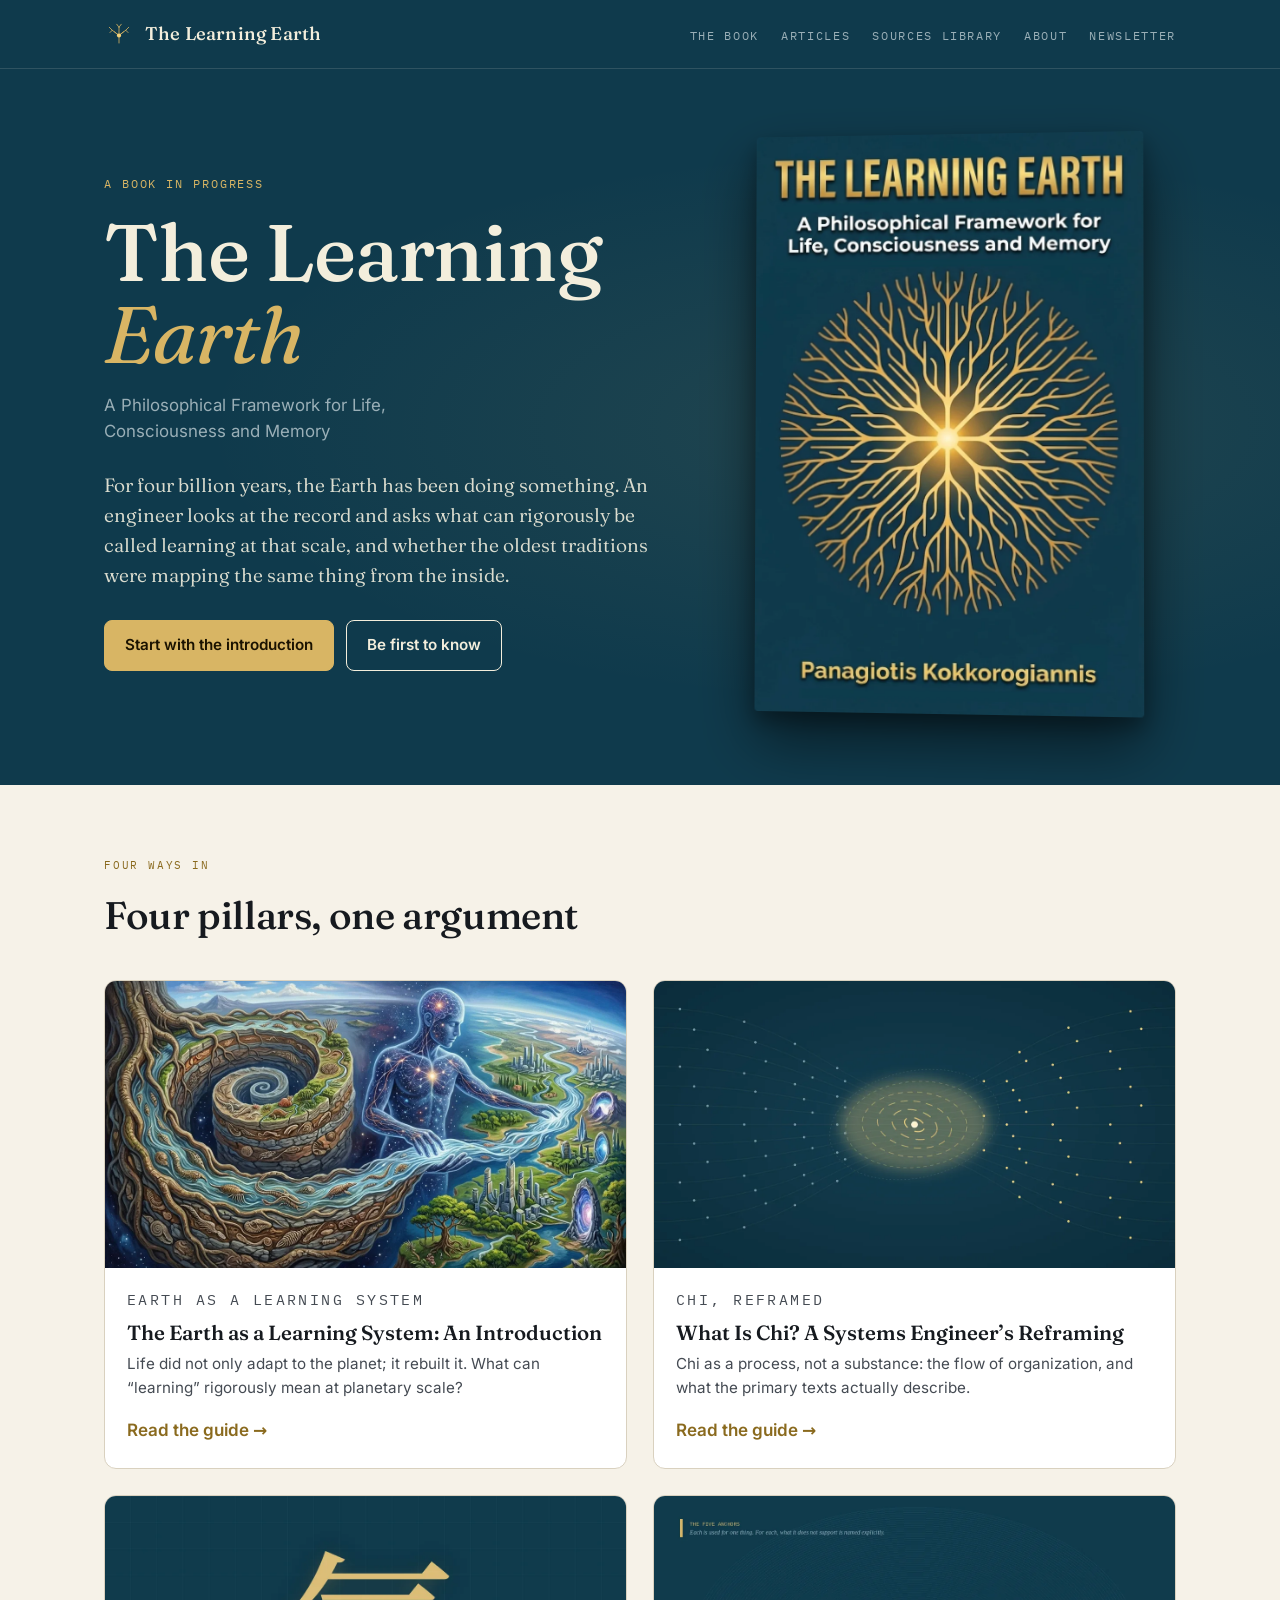
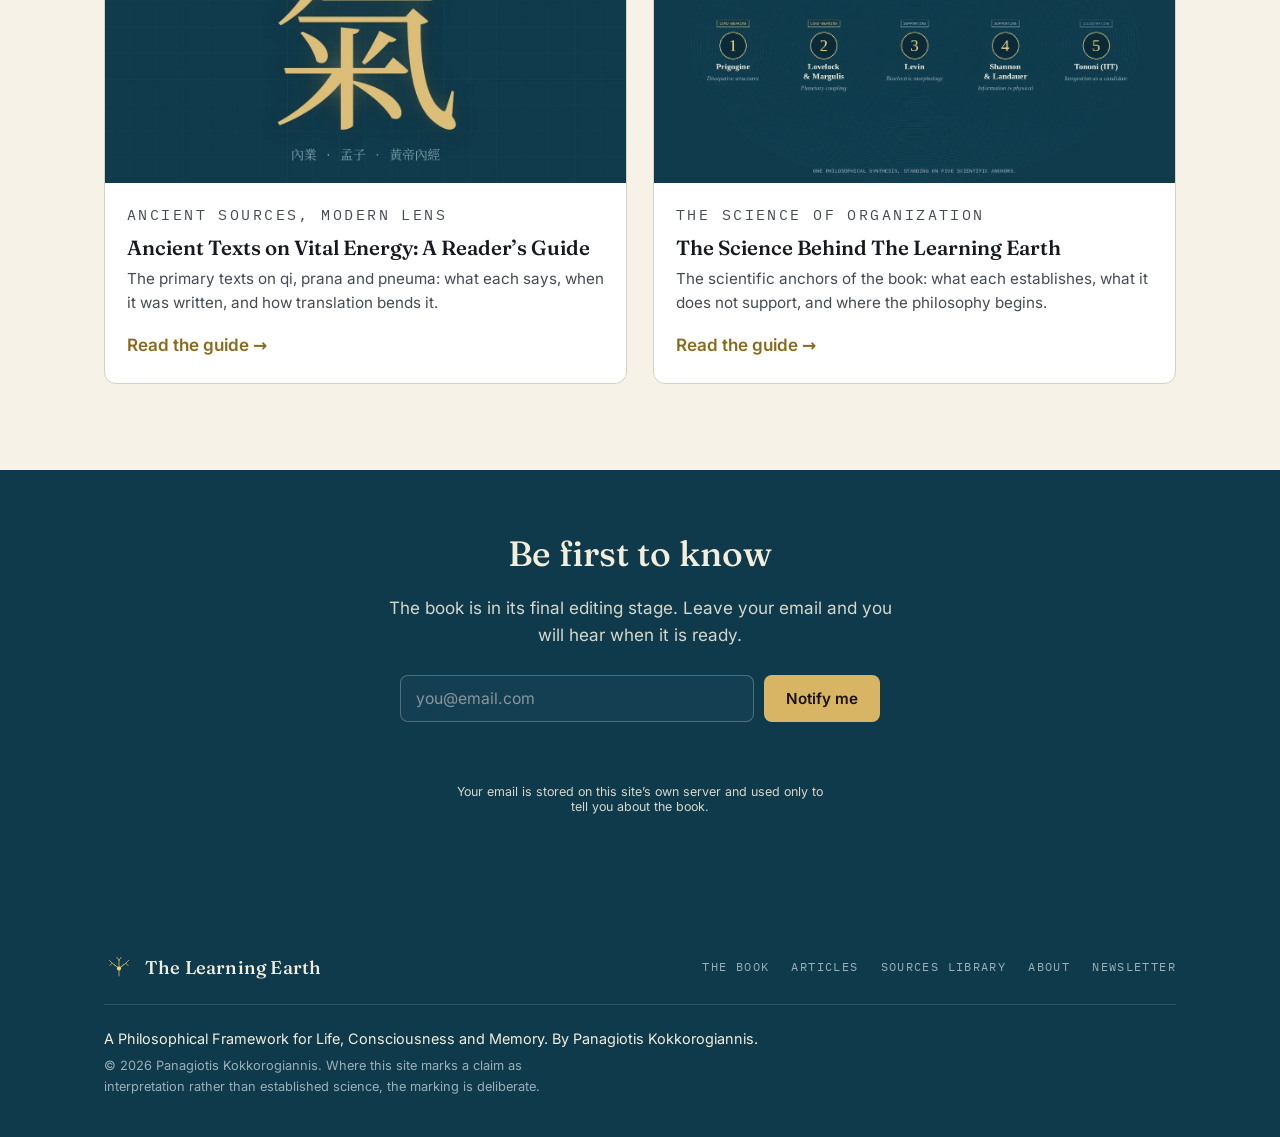
<file: index.html>
<!DOCTYPE html>
<html lang="en">
<head>
<meta charset="utf-8">
<meta name="viewport" content="width=device-width, initial-scale=1">
<title>The Learning Earth: A Philosophical Framework for Life, Consciousness and Memory</title>
<meta name="description" content="A philosophical framework for life, consciousness and memory. Systems science, thermodynamics and the oldest texts on qi, read side by side, with the boundary between them marked.">
<meta name="robots" content="index, follow, max-image-preview:large">
<link rel="canonical" href="https://thelearningearth.com/">
<link rel="icon" type="image/svg+xml" href="/favicon.svg">
<link rel="icon" type="image/png" sizes="32x32" href="/favicon-32.png">
<link rel="icon" href="/favicon.ico" sizes="any">
<link rel="apple-touch-icon" href="/apple-touch-icon.png">
<meta name="theme-color" content="#0F3A4C">
<meta property="og:type" content="website">
<meta property="og:site_name" content="The Learning Earth">
<meta property="og:title" content="The Learning Earth: A Philosophical Framework for Life, Consciousness and Memory">
<meta property="og:description" content="A philosophical framework for life, consciousness and memory. Systems science, thermodynamics and the oldest texts on qi, read side by side, with the boundary between them marked.">
<meta property="og:url" content="https://thelearningearth.com/">
<meta property="og:image" content="https://thelearningearth.com/assets/og/home.jpg">
<meta property="og:image:width" content="1200">
<meta property="og:image:height" content="630">
<meta name="twitter:card" content="summary_large_image">
<meta name="twitter:title" content="The Learning Earth: A Philosophical Framework for Life, Consciousness and Memory">
<meta name="twitter:description" content="A philosophical framework for life, consciousness and memory. Systems science, thermodynamics and the oldest texts on qi, read side by side, with the boundary between them marked.">
<meta name="twitter:image" content="https://thelearningearth.com/assets/og/home.jpg">
<link rel="preload" href="/assets/fonts/fraunces-latin-wght-normal.woff2" as="font" type="font/woff2" crossorigin>
<link rel="preload" href="/assets/fonts/inter-latin-wght-normal.woff2" as="font" type="font/woff2" crossorigin>
<link rel="stylesheet" href="/assets/style.css">
<script type="application/ld+json">{"@context": "https://schema.org", "@type": "WebSite", "name": "The Learning Earth", "url": "https://thelearningearth.com/", "description": "A philosophical framework for life, consciousness and memory. Systems science, thermodynamics and the oldest texts on qi, read side by side, with the boundary between them marked.", "author": {"@type": "Person", "name": "Panagiotis Kokkorogiannis"}}</script>
</head>
<body>
<a class="skip" href="#main">Skip to content</a>
<header class="site-header">
<div class="wrap bar">
<a class="brand" href="/" aria-label="The Learning Earth, home"><svg class="mark" viewBox="0 0 40 40" aria-hidden="true"><g stroke="#D8B564" stroke-width="1.2" stroke-linecap="round" fill="none" opacity=".9"><path d="M20 32 L20 22"/><path d="M20 22 L11 15"/><path d="M20 22 L29 15"/><path d="M20 22 L20 11"/><path d="M20 22 L14 17"/><path d="M20 22 L26 17"/><path d="M11 15 L7 11"/><path d="M11 15 L8 18"/><path d="M29 15 L33 11"/><path d="M29 15 L32 18"/><path d="M20 11 L17 7"/><path d="M20 11 L23 7"/></g><circle cx="20" cy="22" r="2.8" fill="#F5D37A"/></svg><span>The Learning Earth</span></a>
<nav aria-label="Main"><ul><li><a href="/book/">The Book</a></li><li><a href="/articles/">Articles</a></li><li><a href="/sources/">Sources Library</a></li><li><a href="/about/">About</a></li><li><a href="/newsletter/">Newsletter</a></li></ul></nav>
</div>
</header>
<main id="main">
<section class="home-hero"><div class="wrap hero-grid">
<div class="hero-copy">
<p class="eyebrow">A book in progress</p>
<h1>The Learning <em>Earth</em></h1>
<p class="subtitle">A Philosophical Framework for Life, Consciousness and Memory</p>
<p class="lead">For four billion years, the Earth has been doing something. An engineer looks at the record and asks what can rigorously be called learning at that scale, and whether the oldest traditions were mapping the same thing from the inside.</p>
<p class="actions"><a class="btn" href="/earth-as-a-learning-system/">Start with the introduction</a><a class="btn btn-ghost" href="/newsletter/">Be first to know</a></p>
</div>
<figure class="hero-fig"><img src="/assets/img/book-cover.webp" width="900" height="1341" alt="The Learning Earth, book cover. A radiating gold tree on a deep navy field. Title and author set in a classical serif." fetchpriority="high"></figure>
</div></section>

<section class="home-section"><div class="wrap">
<p class="kicker-sm light">Four ways in</p>
<h2>Four pillars, one argument</h2>
<div class="cards"><article class="card">
<div class="card-img"><img src="/assets/img/earth-learning-system.webp" width="600" height="329" alt="" loading="lazy"></div>
<div class="card-body"><p class="kicker-sm">Earth as a Learning System</p>
<h3>The Earth as a Learning System: An Introduction</h3>
<p>Life did not only adapt to the planet; it rebuilt it. What can “learning” rigorously mean at planetary scale?</p><a class="card-link" href="/earth-as-a-learning-system/">Read the guide <span aria-hidden="true">→</span></a></div></article><article class="card">
<div class="card-img"><img src="/assets/img/chi-pattern-and-material.webp" width="600" height="329" alt="" loading="lazy"></div>
<div class="card-body"><p class="kicker-sm">Chi, Reframed</p>
<h3>What Is Chi? A Systems Engineer’s Reframing</h3>
<p>Chi as a process, not a substance: the flow of organization, and what the primary texts actually describe.</p><a class="card-link" href="/chi/">Read the guide <span aria-hidden="true">→</span></a></div></article><article class="card">
<div class="card-img"><img src="/assets/img/sources-qi.webp" width="600" height="329" alt="" loading="lazy"></div>
<div class="card-body"><p class="kicker-sm">Ancient Sources, Modern Lens</p>
<h3>Ancient Texts on Vital Energy: A Reader’s Guide</h3>
<p>The primary texts on qi, prana and pneuma: what each says, when it was written, and how translation bends it.</p><a class="card-link" href="/sources/">Read the guide <span aria-hidden="true">→</span></a></div></article><article class="card">
<div class="card-img"><img src="/assets/img/science-anchors.webp" width="600" height="329" alt="" loading="lazy"></div>
<div class="card-body"><p class="kicker-sm">The Science of Organization</p>
<h3>The Science Behind The Learning Earth</h3>
<p>The scientific anchors of the book: what each establishes, what it does not support, and where the philosophy begins.</p><a class="card-link" href="/science/">Read the guide <span aria-hidden="true">→</span></a></div></article></div>
</div></section>

<section class="home-band"><div class="wrap-narrow">
<h2>Be first to know</h2>
<p>The book is in its final editing stage. Leave your email and you will hear when it is ready.</p>
<form class="notify" data-endpoint="/subscribe.php" novalidate>
<label class="sr-only" for="email-h">Email address</label>
<input type="email" id="email-h" name="email" placeholder="you@email.com" autocomplete="email" required>
<button type="submit">Notify me</button>
<p class="form-note" role="status" aria-live="polite"></p>
<p class="form-fine">Your email is stored on this site’s own server and used only to tell you about the book.</p>
</form>
</div></section>
</main>
<footer class="site-footer">
<div class="wrap">
<div class="foot-top"><a class="brand" href="/"><svg class="mark" viewBox="0 0 40 40" aria-hidden="true"><g stroke="#D8B564" stroke-width="1.2" stroke-linecap="round" fill="none" opacity=".9"><path d="M20 32 L20 22"/><path d="M20 22 L11 15"/><path d="M20 22 L29 15"/><path d="M20 22 L20 11"/><path d="M20 22 L14 17"/><path d="M20 22 L26 17"/><path d="M11 15 L7 11"/><path d="M11 15 L8 18"/><path d="M29 15 L33 11"/><path d="M29 15 L32 18"/><path d="M20 11 L17 7"/><path d="M20 11 L23 7"/></g><circle cx="20" cy="22" r="2.8" fill="#F5D37A"/></svg><span>The Learning Earth</span></a><nav aria-label="Footer"><a href="/book/">The Book</a><a href="/articles/">Articles</a><a href="/sources/">Sources Library</a><a href="/about/">About</a><a href="/newsletter/">Newsletter</a></nav></div>
<p class="foot-note">A Philosophical Framework for Life, Consciousness and Memory. By Panagiotis Kokkorogiannis.</p>
<p class="foot-legal">&copy; 2026 Panagiotis Kokkorogiannis. Where this site marks a claim as interpretation rather than established science, the marking is deliberate.</p>
</div>
</footer>
<script src="/assets/site.js" defer></script>
</body>
</html>
</file>
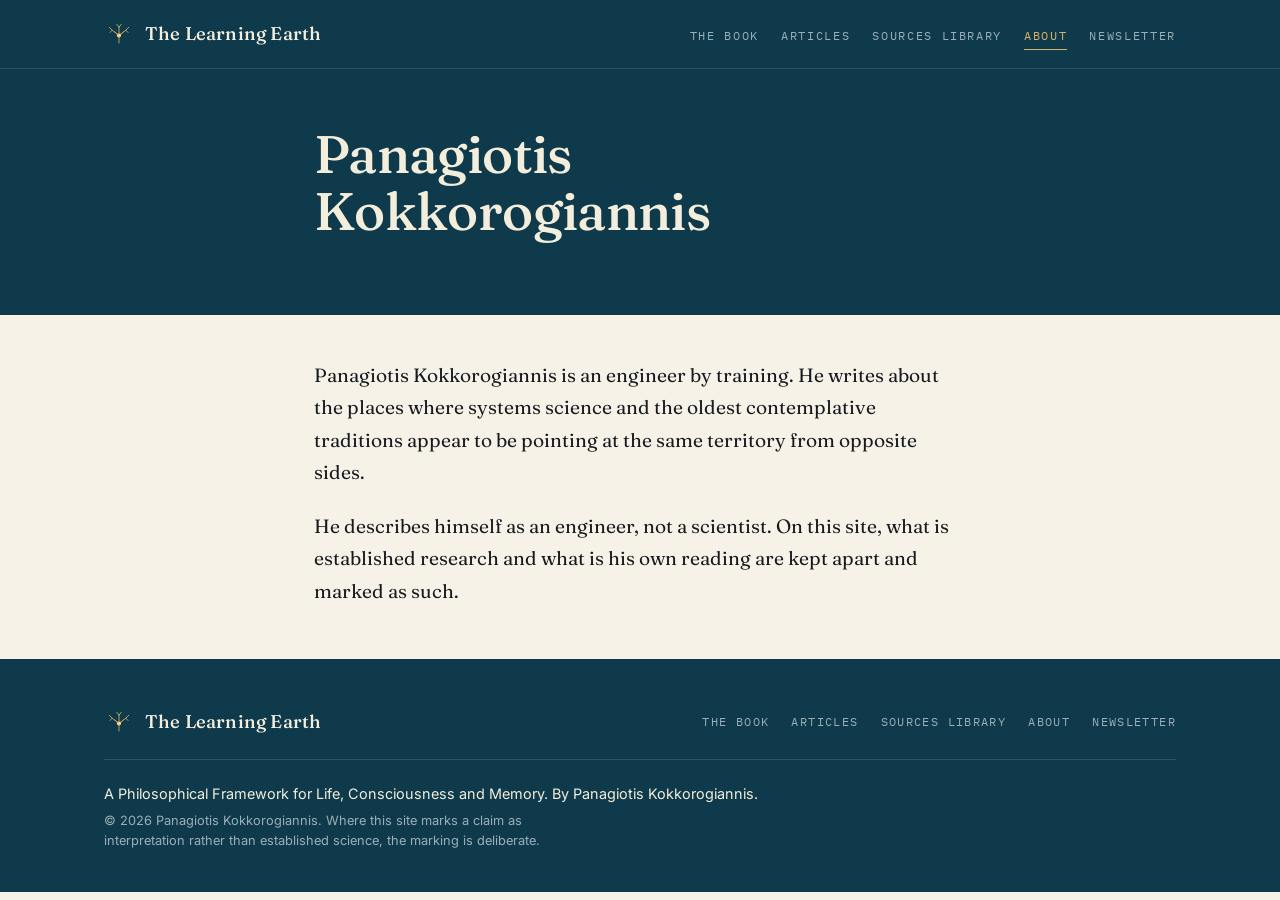
<file: about/index.html>
<!DOCTYPE html>
<html lang="en">
<head>
<meta charset="utf-8">
<meta name="viewport" content="width=device-width, initial-scale=1">
<title>About the Author | The Learning Earth</title>
<meta name="description" content="About Panagiotis Kokkorogiannis, the engineer behind The Learning Earth.">
<meta name="robots" content="noindex, nofollow">
<link rel="canonical" href="https://thelearningearth.com/about/">
<link rel="icon" type="image/svg+xml" href="/favicon.svg">
<link rel="icon" type="image/png" sizes="32x32" href="/favicon-32.png">
<link rel="icon" href="/favicon.ico" sizes="any">
<link rel="apple-touch-icon" href="/apple-touch-icon.png">
<meta name="theme-color" content="#0F3A4C">
<meta property="og:type" content="article">
<meta property="og:site_name" content="The Learning Earth">
<meta property="og:title" content="About the Author">
<meta property="og:description" content="About Panagiotis Kokkorogiannis, the engineer behind The Learning Earth.">
<meta property="og:url" content="https://thelearningearth.com/about/">
<meta property="og:image" content="https://thelearningearth.com/assets/og/home.jpg">
<meta property="og:image:width" content="1200">
<meta property="og:image:height" content="630">
<meta name="twitter:card" content="summary_large_image">
<meta name="twitter:title" content="About the Author">
<meta name="twitter:description" content="About Panagiotis Kokkorogiannis, the engineer behind The Learning Earth.">
<meta name="twitter:image" content="https://thelearningearth.com/assets/og/home.jpg">
<link rel="preload" href="/assets/fonts/fraunces-latin-wght-normal.woff2" as="font" type="font/woff2" crossorigin>
<link rel="preload" href="/assets/fonts/inter-latin-wght-normal.woff2" as="font" type="font/woff2" crossorigin>
<link rel="stylesheet" href="/assets/style.css">
<script type="application/ld+json">{"@context": "https://schema.org", "@type": "Person", "name": "Panagiotis Kokkorogiannis", "url": "https://thelearningearth.com/about/", "jobTitle": "Engineer and author"}</script>
<script type="application/ld+json">{"@context": "https://schema.org", "@type": "BreadcrumbList", "itemListElement": [{"@type": "ListItem", "position": 1, "name": "Home", "item": "https://thelearningearth.com/"}, {"@type": "ListItem", "position": 2, "name": "About", "item": "https://thelearningearth.com/about/"}]}</script>
</head>
<body>
<a class="skip" href="#main">Skip to content</a>
<header class="site-header">
<div class="wrap bar">
<a class="brand" href="/" aria-label="The Learning Earth, home"><svg class="mark" viewBox="0 0 40 40" aria-hidden="true"><g stroke="#D8B564" stroke-width="1.2" stroke-linecap="round" fill="none" opacity=".9"><path d="M20 32 L20 22"/><path d="M20 22 L11 15"/><path d="M20 22 L29 15"/><path d="M20 22 L20 11"/><path d="M20 22 L14 17"/><path d="M20 22 L26 17"/><path d="M11 15 L7 11"/><path d="M11 15 L8 18"/><path d="M29 15 L33 11"/><path d="M29 15 L32 18"/><path d="M20 11 L17 7"/><path d="M20 11 L23 7"/></g><circle cx="20" cy="22" r="2.8" fill="#F5D37A"/></svg><span>The Learning Earth</span></a>
<nav aria-label="Main"><ul><li><a href="/book/">The Book</a></li><li><a href="/articles/">Articles</a></li><li><a href="/sources/">Sources Library</a></li><li><a href="/about/" aria-current="page">About</a></li><li><a href="/newsletter/">Newsletter</a></li></ul></nav>
</div>
</header>
<main id="main">
<header class="page-head"><div class="wrap-narrow"><h1>Panagiotis Kokkorogiannis</h1></div></header>
<div class="prose wrap-narrow">
<p>Panagiotis Kokkorogiannis is an engineer by training. He writes about the places where systems science and the oldest contemplative traditions appear to be pointing at the same territory from opposite sides.</p>
<p>He describes himself as an engineer, not a scientist. On this site, what is established research and what is his own reading are kept apart and marked as such.</p>
</div>
</main>
<footer class="site-footer">
<div class="wrap">
<div class="foot-top"><a class="brand" href="/"><svg class="mark" viewBox="0 0 40 40" aria-hidden="true"><g stroke="#D8B564" stroke-width="1.2" stroke-linecap="round" fill="none" opacity=".9"><path d="M20 32 L20 22"/><path d="M20 22 L11 15"/><path d="M20 22 L29 15"/><path d="M20 22 L20 11"/><path d="M20 22 L14 17"/><path d="M20 22 L26 17"/><path d="M11 15 L7 11"/><path d="M11 15 L8 18"/><path d="M29 15 L33 11"/><path d="M29 15 L32 18"/><path d="M20 11 L17 7"/><path d="M20 11 L23 7"/></g><circle cx="20" cy="22" r="2.8" fill="#F5D37A"/></svg><span>The Learning Earth</span></a><nav aria-label="Footer"><a href="/book/">The Book</a><a href="/articles/">Articles</a><a href="/sources/">Sources Library</a><a href="/about/">About</a><a href="/newsletter/">Newsletter</a></nav></div>
<p class="foot-note">A Philosophical Framework for Life, Consciousness and Memory. By Panagiotis Kokkorogiannis.</p>
<p class="foot-legal">&copy; 2026 Panagiotis Kokkorogiannis. Where this site marks a claim as interpretation rather than established science, the marking is deliberate.</p>
</div>
</footer>
<script src="/assets/site.js" defer></script>
</body>
</html>
</file>
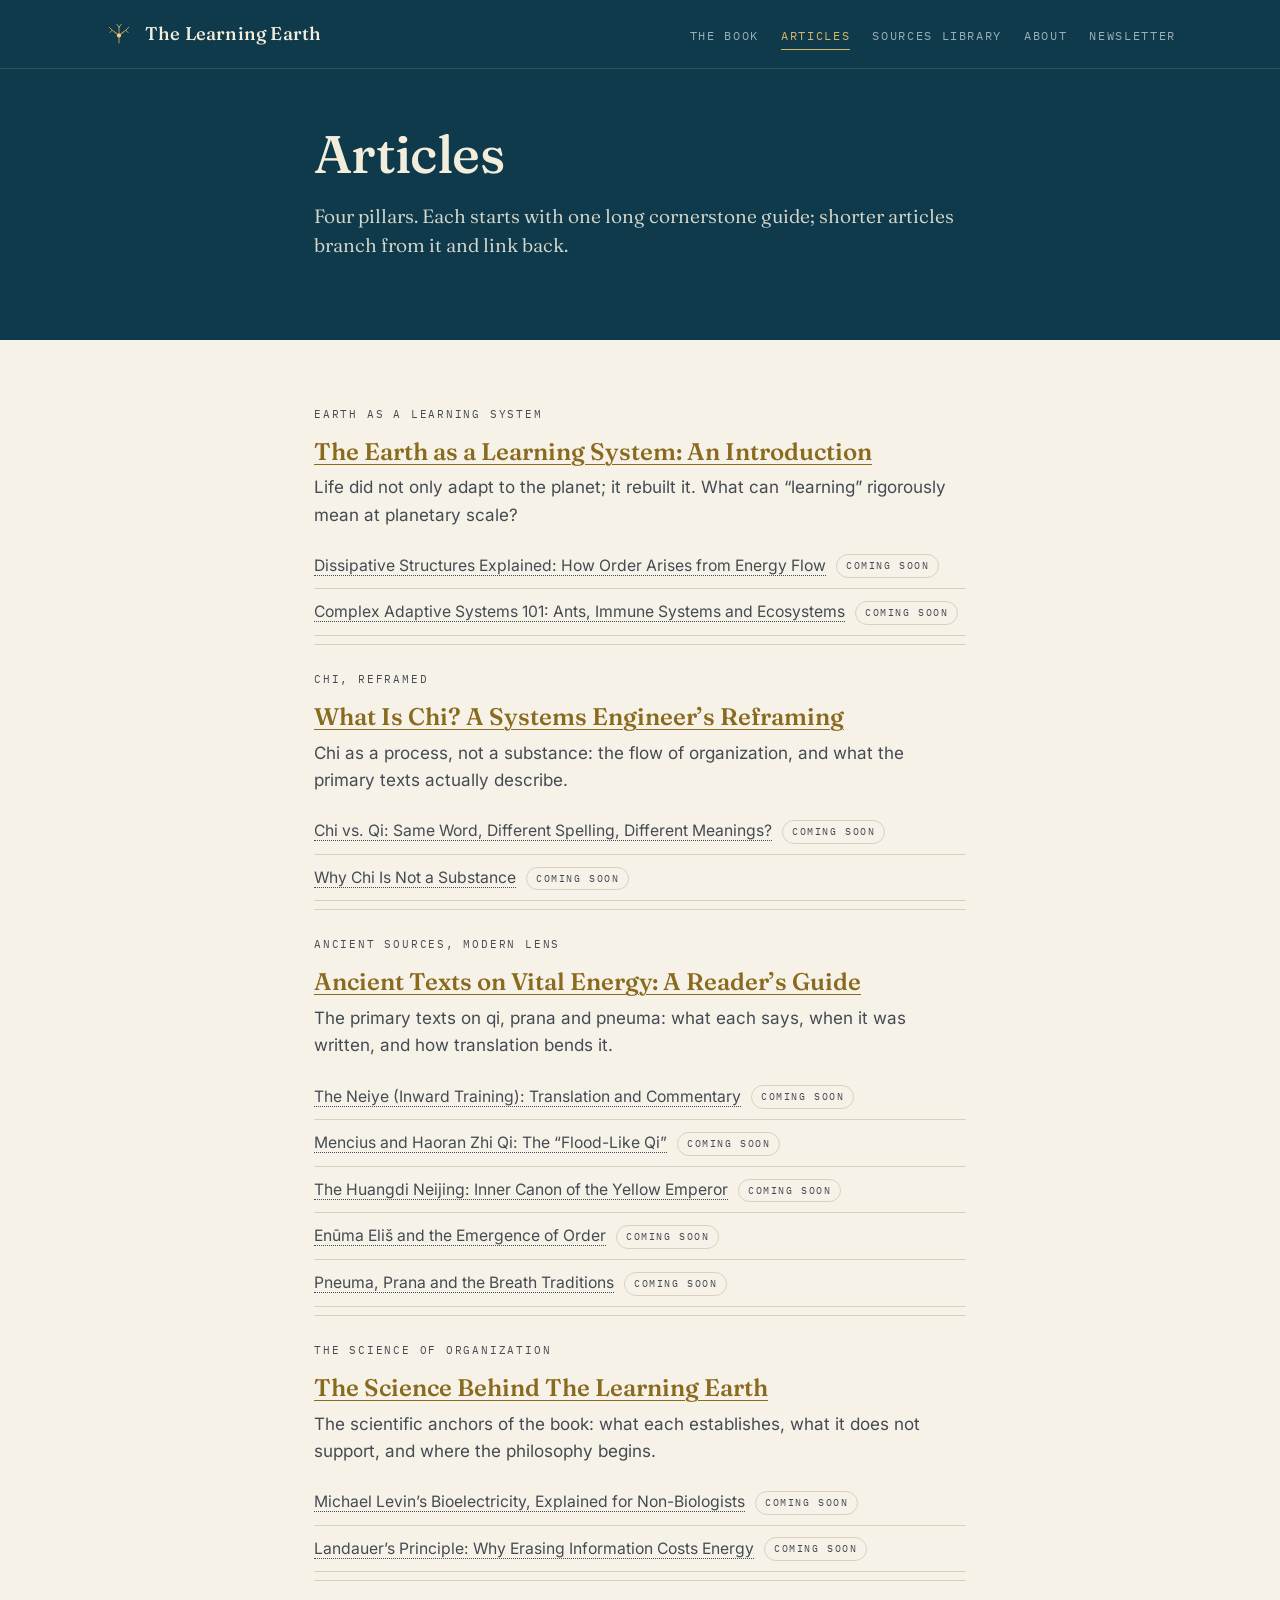
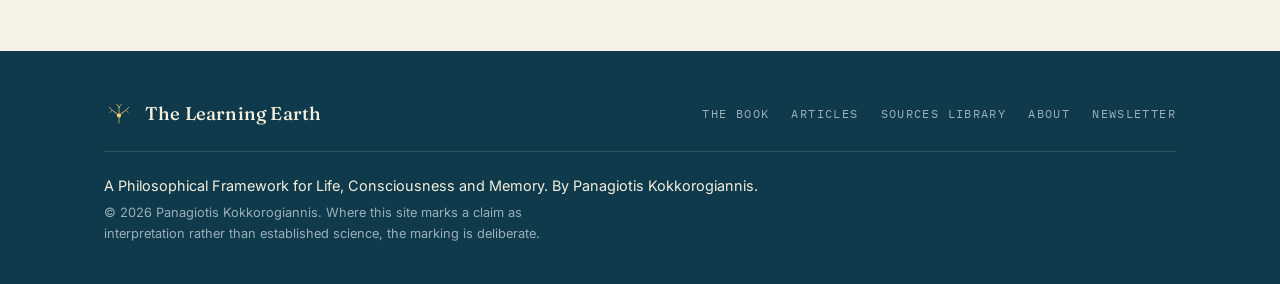
<file: articles/index.html>
<!DOCTYPE html>
<html lang="en">
<head>
<meta charset="utf-8">
<meta name="viewport" content="width=device-width, initial-scale=1">
<title>Articles | The Learning Earth</title>
<meta name="description" content="All articles on The Learning Earth, organized by the four pillars: Earth as a learning system, chi reframed, the ancient sources, and the science of organization.">
<meta name="robots" content="index, follow, max-image-preview:large">
<link rel="canonical" href="https://thelearningearth.com/articles/">
<link rel="icon" type="image/svg+xml" href="/favicon.svg">
<link rel="icon" type="image/png" sizes="32x32" href="/favicon-32.png">
<link rel="icon" href="/favicon.ico" sizes="any">
<link rel="apple-touch-icon" href="/apple-touch-icon.png">
<meta name="theme-color" content="#0F3A4C">
<meta property="og:type" content="article">
<meta property="og:site_name" content="The Learning Earth">
<meta property="og:title" content="Articles">
<meta property="og:description" content="All articles on The Learning Earth, organized by the four pillars: Earth as a learning system, chi reframed, the ancient sources, and the science of organization.">
<meta property="og:url" content="https://thelearningearth.com/articles/">
<meta property="og:image" content="https://thelearningearth.com/assets/og/home.jpg">
<meta property="og:image:width" content="1200">
<meta property="og:image:height" content="630">
<meta name="twitter:card" content="summary_large_image">
<meta name="twitter:title" content="Articles">
<meta name="twitter:description" content="All articles on The Learning Earth, organized by the four pillars: Earth as a learning system, chi reframed, the ancient sources, and the science of organization.">
<meta name="twitter:image" content="https://thelearningearth.com/assets/og/home.jpg">
<link rel="preload" href="/assets/fonts/fraunces-latin-wght-normal.woff2" as="font" type="font/woff2" crossorigin>
<link rel="preload" href="/assets/fonts/inter-latin-wght-normal.woff2" as="font" type="font/woff2" crossorigin>
<link rel="stylesheet" href="/assets/style.css">
<script type="application/ld+json">{"@context": "https://schema.org", "@type": "BreadcrumbList", "itemListElement": [{"@type": "ListItem", "position": 1, "name": "Home", "item": "https://thelearningearth.com/"}, {"@type": "ListItem", "position": 2, "name": "Articles", "item": "https://thelearningearth.com/articles/"}]}</script>
</head>
<body>
<a class="skip" href="#main">Skip to content</a>
<header class="site-header">
<div class="wrap bar">
<a class="brand" href="/" aria-label="The Learning Earth, home"><svg class="mark" viewBox="0 0 40 40" aria-hidden="true"><g stroke="#D8B564" stroke-width="1.2" stroke-linecap="round" fill="none" opacity=".9"><path d="M20 32 L20 22"/><path d="M20 22 L11 15"/><path d="M20 22 L29 15"/><path d="M20 22 L20 11"/><path d="M20 22 L14 17"/><path d="M20 22 L26 17"/><path d="M11 15 L7 11"/><path d="M11 15 L8 18"/><path d="M29 15 L33 11"/><path d="M29 15 L32 18"/><path d="M20 11 L17 7"/><path d="M20 11 L23 7"/></g><circle cx="20" cy="22" r="2.8" fill="#F5D37A"/></svg><span>The Learning Earth</span></a>
<nav aria-label="Main"><ul><li><a href="/book/">The Book</a></li><li><a href="/articles/" aria-current="page">Articles</a></li><li><a href="/sources/">Sources Library</a></li><li><a href="/about/">About</a></li><li><a href="/newsletter/">Newsletter</a></li></ul></nav>
</div>
</header>
<main id="main">
<header class="page-head"><div class="wrap-narrow"><h1>Articles</h1>
<p class="dek">Four pillars. Each starts with one long cornerstone guide; shorter articles branch from it and link back.</p></div></header>
<div class="wrap-narrow pillars"><section class="pillar-block"><p class="kicker-sm">Earth as a Learning System</p>
<h2><a href="/earth-as-a-learning-system/">The Earth as a Learning System: An Introduction</a></h2><p>Life did not only adapt to the planet; it rebuilt it. What can “learning” rigorously mean at planetary scale?</p><ul class="pillar-list"><li><span class="soon">Dissipative Structures Explained: How Order Arises from Energy Flow</span><span class="tag">Coming soon</span></li><li><span class="soon">Complex Adaptive Systems 101: Ants, Immune Systems and Ecosystems</span><span class="tag">Coming soon</span></li></ul></section><section class="pillar-block"><p class="kicker-sm">Chi, Reframed</p>
<h2><a href="/chi/">What Is Chi? A Systems Engineer’s Reframing</a></h2><p>Chi as a process, not a substance: the flow of organization, and what the primary texts actually describe.</p><ul class="pillar-list"><li><span class="soon">Chi vs. Qi: Same Word, Different Spelling, Different Meanings?</span><span class="tag">Coming soon</span></li><li><span class="soon">Why Chi Is Not a Substance</span><span class="tag">Coming soon</span></li></ul></section><section class="pillar-block"><p class="kicker-sm">Ancient Sources, Modern Lens</p>
<h2><a href="/sources/">Ancient Texts on Vital Energy: A Reader’s Guide</a></h2><p>The primary texts on qi, prana and pneuma: what each says, when it was written, and how translation bends it.</p><ul class="pillar-list"><li><span class="soon">The Neiye (Inward Training): Translation and Commentary</span><span class="tag">Coming soon</span></li><li><span class="soon">Mencius and Haoran Zhi Qi: The “Flood-Like Qi”</span><span class="tag">Coming soon</span></li><li><span class="soon">The Huangdi Neijing: Inner Canon of the Yellow Emperor</span><span class="tag">Coming soon</span></li><li><span class="soon">Enūma Eliš and the Emergence of Order</span><span class="tag">Coming soon</span></li><li><span class="soon">Pneuma, Prana and the Breath Traditions</span><span class="tag">Coming soon</span></li></ul></section><section class="pillar-block"><p class="kicker-sm">The Science of Organization</p>
<h2><a href="/science/">The Science Behind The Learning Earth</a></h2><p>The scientific anchors of the book: what each establishes, what it does not support, and where the philosophy begins.</p><ul class="pillar-list"><li><span class="soon">Michael Levin’s Bioelectricity, Explained for Non-Biologists</span><span class="tag">Coming soon</span></li><li><span class="soon">Landauer’s Principle: Why Erasing Information Costs Energy</span><span class="tag">Coming soon</span></li></ul></section></div>
</main>
<footer class="site-footer">
<div class="wrap">
<div class="foot-top"><a class="brand" href="/"><svg class="mark" viewBox="0 0 40 40" aria-hidden="true"><g stroke="#D8B564" stroke-width="1.2" stroke-linecap="round" fill="none" opacity=".9"><path d="M20 32 L20 22"/><path d="M20 22 L11 15"/><path d="M20 22 L29 15"/><path d="M20 22 L20 11"/><path d="M20 22 L14 17"/><path d="M20 22 L26 17"/><path d="M11 15 L7 11"/><path d="M11 15 L8 18"/><path d="M29 15 L33 11"/><path d="M29 15 L32 18"/><path d="M20 11 L17 7"/><path d="M20 11 L23 7"/></g><circle cx="20" cy="22" r="2.8" fill="#F5D37A"/></svg><span>The Learning Earth</span></a><nav aria-label="Footer"><a href="/book/">The Book</a><a href="/articles/">Articles</a><a href="/sources/">Sources Library</a><a href="/about/">About</a><a href="/newsletter/">Newsletter</a></nav></div>
<p class="foot-note">A Philosophical Framework for Life, Consciousness and Memory. By Panagiotis Kokkorogiannis.</p>
<p class="foot-legal">&copy; 2026 Panagiotis Kokkorogiannis. Where this site marks a claim as interpretation rather than established science, the marking is deliberate.</p>
</div>
</footer>
<script src="/assets/site.js" defer></script>
</body>
</html>
</file>
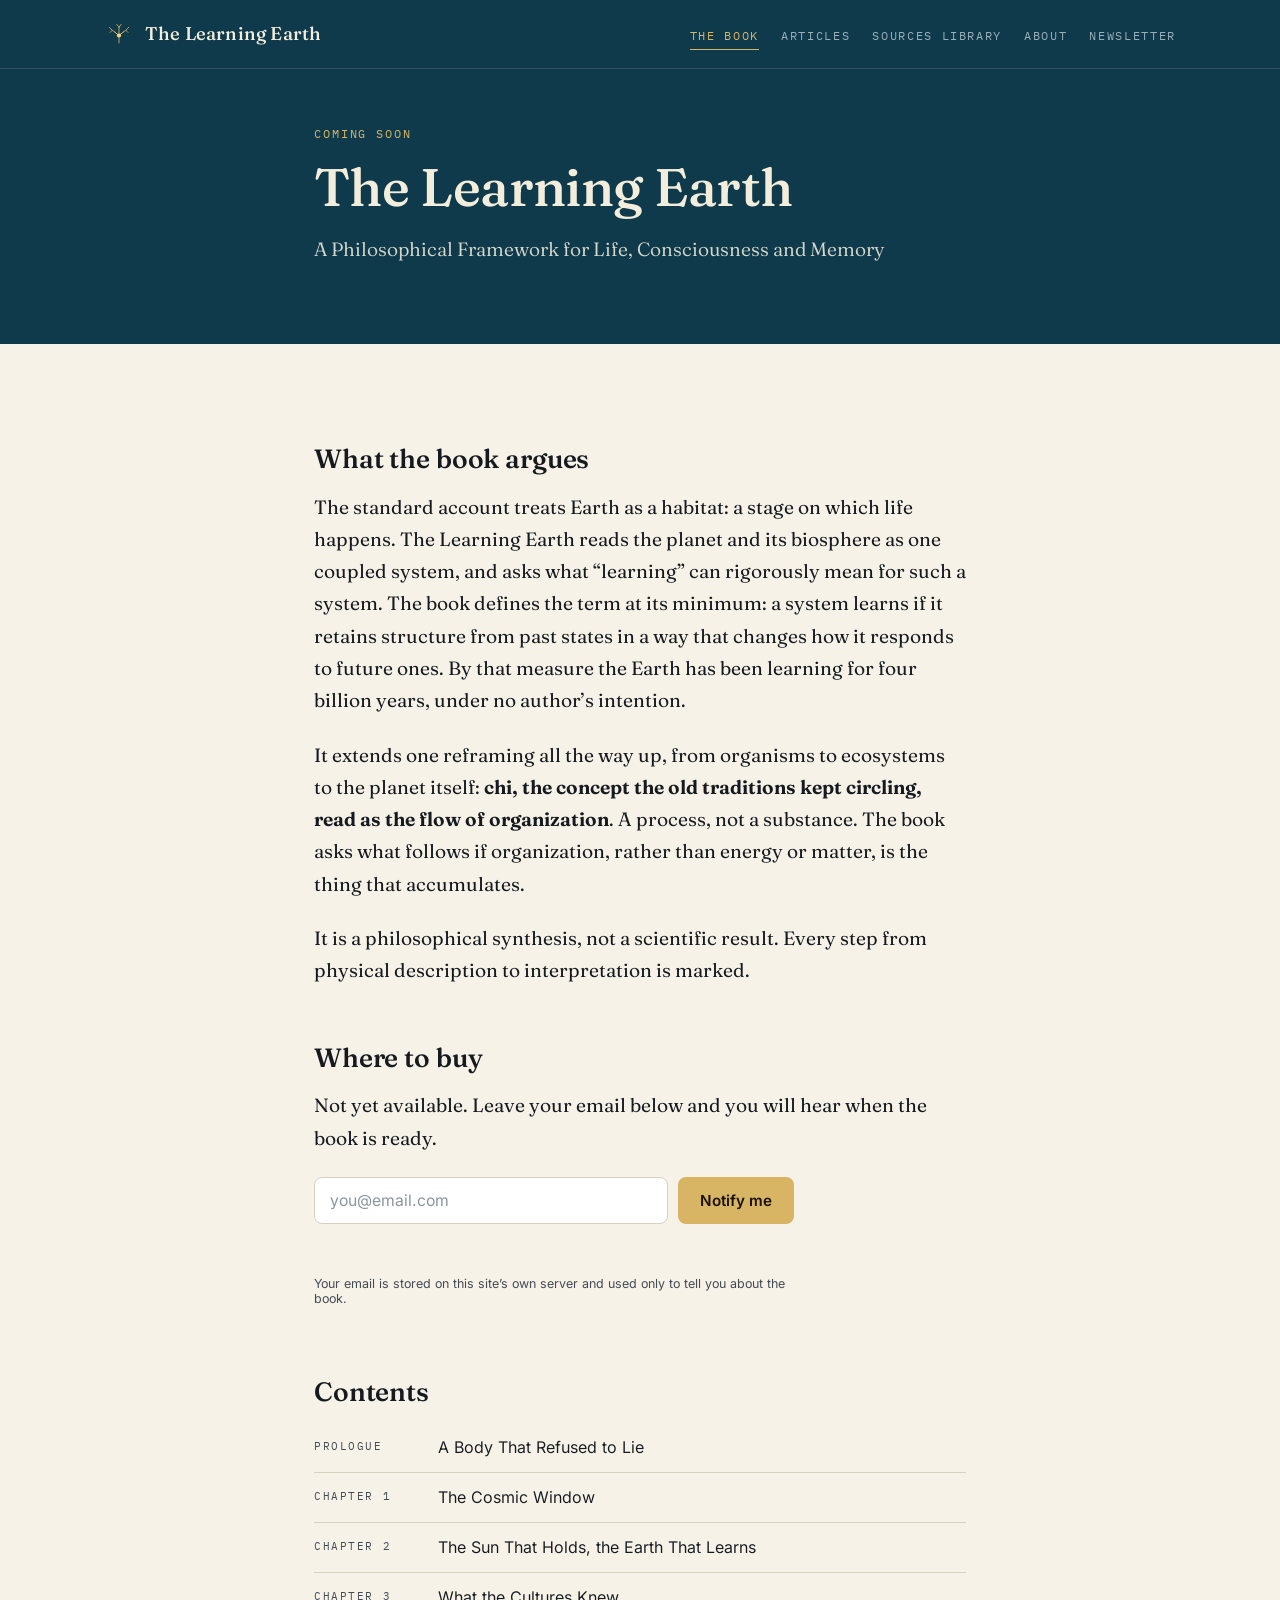
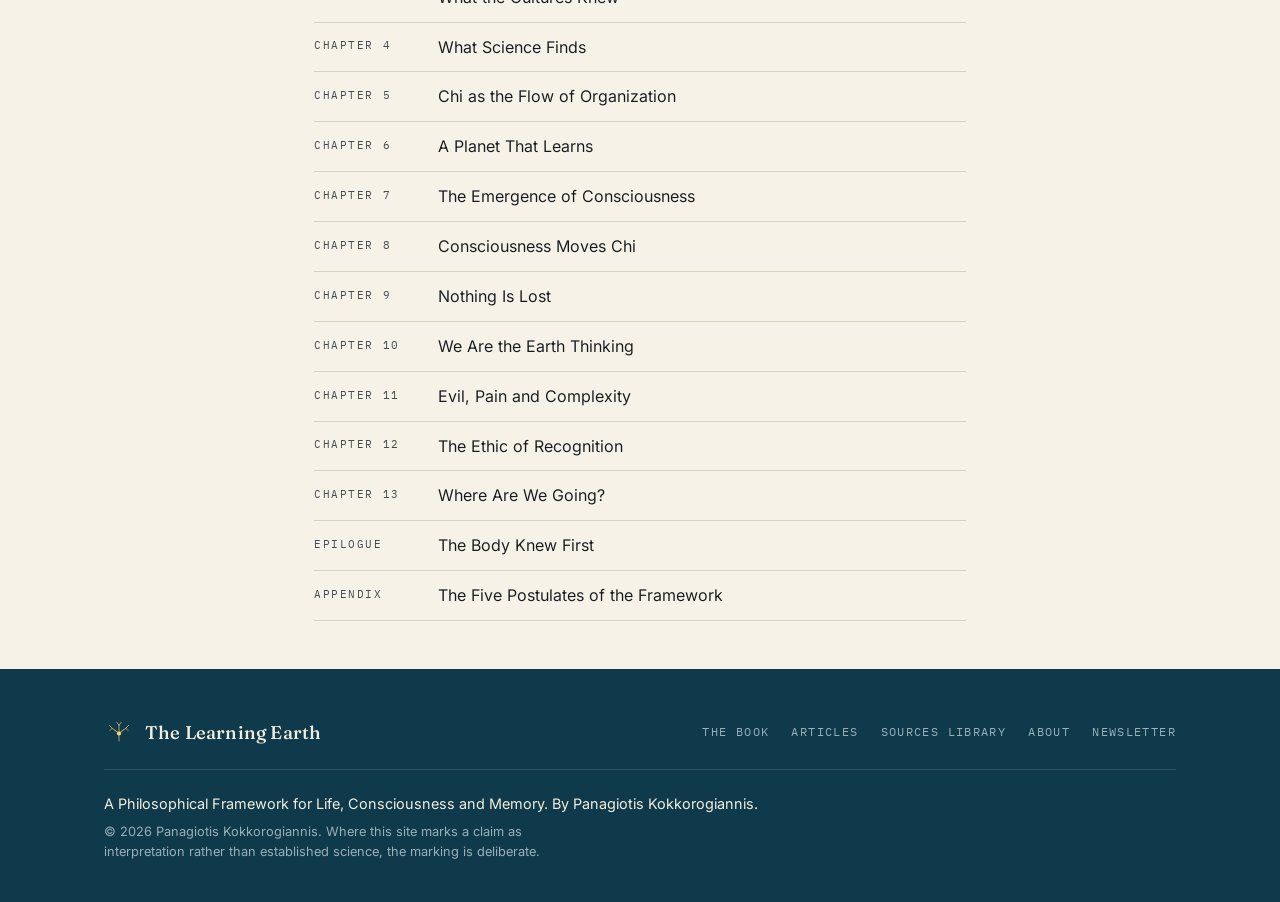
<file: book/index.html>
<!DOCTYPE html>
<html lang="en">
<head>
<meta charset="utf-8">
<meta name="viewport" content="width=device-width, initial-scale=1">
<title>The Book | The Learning Earth</title>
<meta name="description" content="The Learning Earth, a philosophical framework for life, consciousness and memory: what the book argues and its table of contents. Coming soon.">
<meta name="robots" content="index, follow, max-image-preview:large">
<link rel="canonical" href="https://thelearningearth.com/book/">
<link rel="icon" type="image/svg+xml" href="/favicon.svg">
<link rel="icon" type="image/png" sizes="32x32" href="/favicon-32.png">
<link rel="icon" href="/favicon.ico" sizes="any">
<link rel="apple-touch-icon" href="/apple-touch-icon.png">
<meta name="theme-color" content="#0F3A4C">
<meta property="og:type" content="article">
<meta property="og:site_name" content="The Learning Earth">
<meta property="og:title" content="The Book">
<meta property="og:description" content="The Learning Earth, a philosophical framework for life, consciousness and memory: what the book argues and its table of contents. Coming soon.">
<meta property="og:url" content="https://thelearningearth.com/book/">
<meta property="og:image" content="https://thelearningearth.com/assets/og/home.jpg">
<meta property="og:image:width" content="1200">
<meta property="og:image:height" content="630">
<meta name="twitter:card" content="summary_large_image">
<meta name="twitter:title" content="The Book">
<meta name="twitter:description" content="The Learning Earth, a philosophical framework for life, consciousness and memory: what the book argues and its table of contents. Coming soon.">
<meta name="twitter:image" content="https://thelearningearth.com/assets/og/home.jpg">
<link rel="preload" href="/assets/fonts/fraunces-latin-wght-normal.woff2" as="font" type="font/woff2" crossorigin>
<link rel="preload" href="/assets/fonts/inter-latin-wght-normal.woff2" as="font" type="font/woff2" crossorigin>
<link rel="stylesheet" href="/assets/style.css">
<script type="application/ld+json">{"@context": "https://schema.org", "@type": "BreadcrumbList", "itemListElement": [{"@type": "ListItem", "position": 1, "name": "Home", "item": "https://thelearningearth.com/"}, {"@type": "ListItem", "position": 2, "name": "The Book", "item": "https://thelearningearth.com/book/"}]}</script>
</head>
<body>
<a class="skip" href="#main">Skip to content</a>
<header class="site-header">
<div class="wrap bar">
<a class="brand" href="/" aria-label="The Learning Earth, home"><svg class="mark" viewBox="0 0 40 40" aria-hidden="true"><g stroke="#D8B564" stroke-width="1.2" stroke-linecap="round" fill="none" opacity=".9"><path d="M20 32 L20 22"/><path d="M20 22 L11 15"/><path d="M20 22 L29 15"/><path d="M20 22 L20 11"/><path d="M20 22 L14 17"/><path d="M20 22 L26 17"/><path d="M11 15 L7 11"/><path d="M11 15 L8 18"/><path d="M29 15 L33 11"/><path d="M29 15 L32 18"/><path d="M20 11 L17 7"/><path d="M20 11 L23 7"/></g><circle cx="20" cy="22" r="2.8" fill="#F5D37A"/></svg><span>The Learning Earth</span></a>
<nav aria-label="Main"><ul><li><a href="/book/" aria-current="page">The Book</a></li><li><a href="/articles/">Articles</a></li><li><a href="/sources/">Sources Library</a></li><li><a href="/about/">About</a></li><li><a href="/newsletter/">Newsletter</a></li></ul></nav>
</div>
</header>
<main id="main">
<header class="page-head"><div class="wrap-narrow"><p class="eyebrow">Coming soon</p>
<h1>The Learning Earth</h1><p class="dek">A Philosophical Framework for Life, Consciousness and Memory</p></div></header>
<div class="prose wrap-narrow">
<h2>What the book argues</h2>
<p>The standard account treats Earth as a habitat: a stage on which life happens. The Learning Earth reads the planet and its biosphere as one coupled system, and asks what “learning” can rigorously mean for such a system. The book defines the term at its minimum: a system learns if it retains structure from past states in a way that changes how it responds to future ones. By that measure the Earth has been learning for four billion years, under no author’s intention.</p>
<p>It extends one reframing all the way up, from organisms to ecosystems to the planet itself: <strong>chi, the concept the old traditions kept circling, read as the flow of organization</strong>. A process, not a substance. The book asks what follows if organization, rather than energy or matter, is the thing that accumulates.</p>
<p>It is a philosophical synthesis, not a scientific result. Every step from physical description to interpretation is marked.</p>
<h2>Where to buy</h2>
<p>Not yet available. Leave your email below and you will hear when the book is ready.</p>
<form class="notify" data-endpoint="/subscribe.php" novalidate>
<label class="sr-only" for="email-b">Email address</label>
<input type="email" id="email-b" name="email" placeholder="you@email.com" autocomplete="email" required>
<button type="submit">Notify me</button>
<p class="form-note" role="status" aria-live="polite"></p>
<p class="form-fine">Your email is stored on this site’s own server and used only to tell you about the book.</p>
</form>
<h2>Contents</h2>
<ol class="book-toc"><li><span class="toc-l">Prologue</span><span class="toc-t">A Body That Refused to Lie</span></li><li><span class="toc-l">Chapter 1</span><span class="toc-t">The Cosmic Window</span></li><li><span class="toc-l">Chapter 2</span><span class="toc-t">The Sun That Holds, the Earth That Learns</span></li><li><span class="toc-l">Chapter 3</span><span class="toc-t">What the Cultures Knew</span></li><li><span class="toc-l">Chapter 4</span><span class="toc-t">What Science Finds</span></li><li><span class="toc-l">Chapter 5</span><span class="toc-t">Chi as the Flow of Organization</span></li><li><span class="toc-l">Chapter 6</span><span class="toc-t">A Planet That Learns</span></li><li><span class="toc-l">Chapter 7</span><span class="toc-t">The Emergence of Consciousness</span></li><li><span class="toc-l">Chapter 8</span><span class="toc-t">Consciousness Moves Chi</span></li><li><span class="toc-l">Chapter 9</span><span class="toc-t">Nothing Is Lost</span></li><li><span class="toc-l">Chapter 10</span><span class="toc-t">We Are the Earth Thinking</span></li><li><span class="toc-l">Chapter 11</span><span class="toc-t">Evil, Pain and Complexity</span></li><li><span class="toc-l">Chapter 12</span><span class="toc-t">The Ethic of Recognition</span></li><li><span class="toc-l">Chapter 13</span><span class="toc-t">Where Are We Going?</span></li><li><span class="toc-l">Epilogue</span><span class="toc-t">The Body Knew First</span></li><li><span class="toc-l">Appendix</span><span class="toc-t">The Five Postulates of the Framework</span></li></ol>
</div>
</main>
<footer class="site-footer">
<div class="wrap">
<div class="foot-top"><a class="brand" href="/"><svg class="mark" viewBox="0 0 40 40" aria-hidden="true"><g stroke="#D8B564" stroke-width="1.2" stroke-linecap="round" fill="none" opacity=".9"><path d="M20 32 L20 22"/><path d="M20 22 L11 15"/><path d="M20 22 L29 15"/><path d="M20 22 L20 11"/><path d="M20 22 L14 17"/><path d="M20 22 L26 17"/><path d="M11 15 L7 11"/><path d="M11 15 L8 18"/><path d="M29 15 L33 11"/><path d="M29 15 L32 18"/><path d="M20 11 L17 7"/><path d="M20 11 L23 7"/></g><circle cx="20" cy="22" r="2.8" fill="#F5D37A"/></svg><span>The Learning Earth</span></a><nav aria-label="Footer"><a href="/book/">The Book</a><a href="/articles/">Articles</a><a href="/sources/">Sources Library</a><a href="/about/">About</a><a href="/newsletter/">Newsletter</a></nav></div>
<p class="foot-note">A Philosophical Framework for Life, Consciousness and Memory. By Panagiotis Kokkorogiannis.</p>
<p class="foot-legal">&copy; 2026 Panagiotis Kokkorogiannis. Where this site marks a claim as interpretation rather than established science, the marking is deliberate.</p>
</div>
</footer>
<script src="/assets/site.js" defer></script>
</body>
</html>
</file>
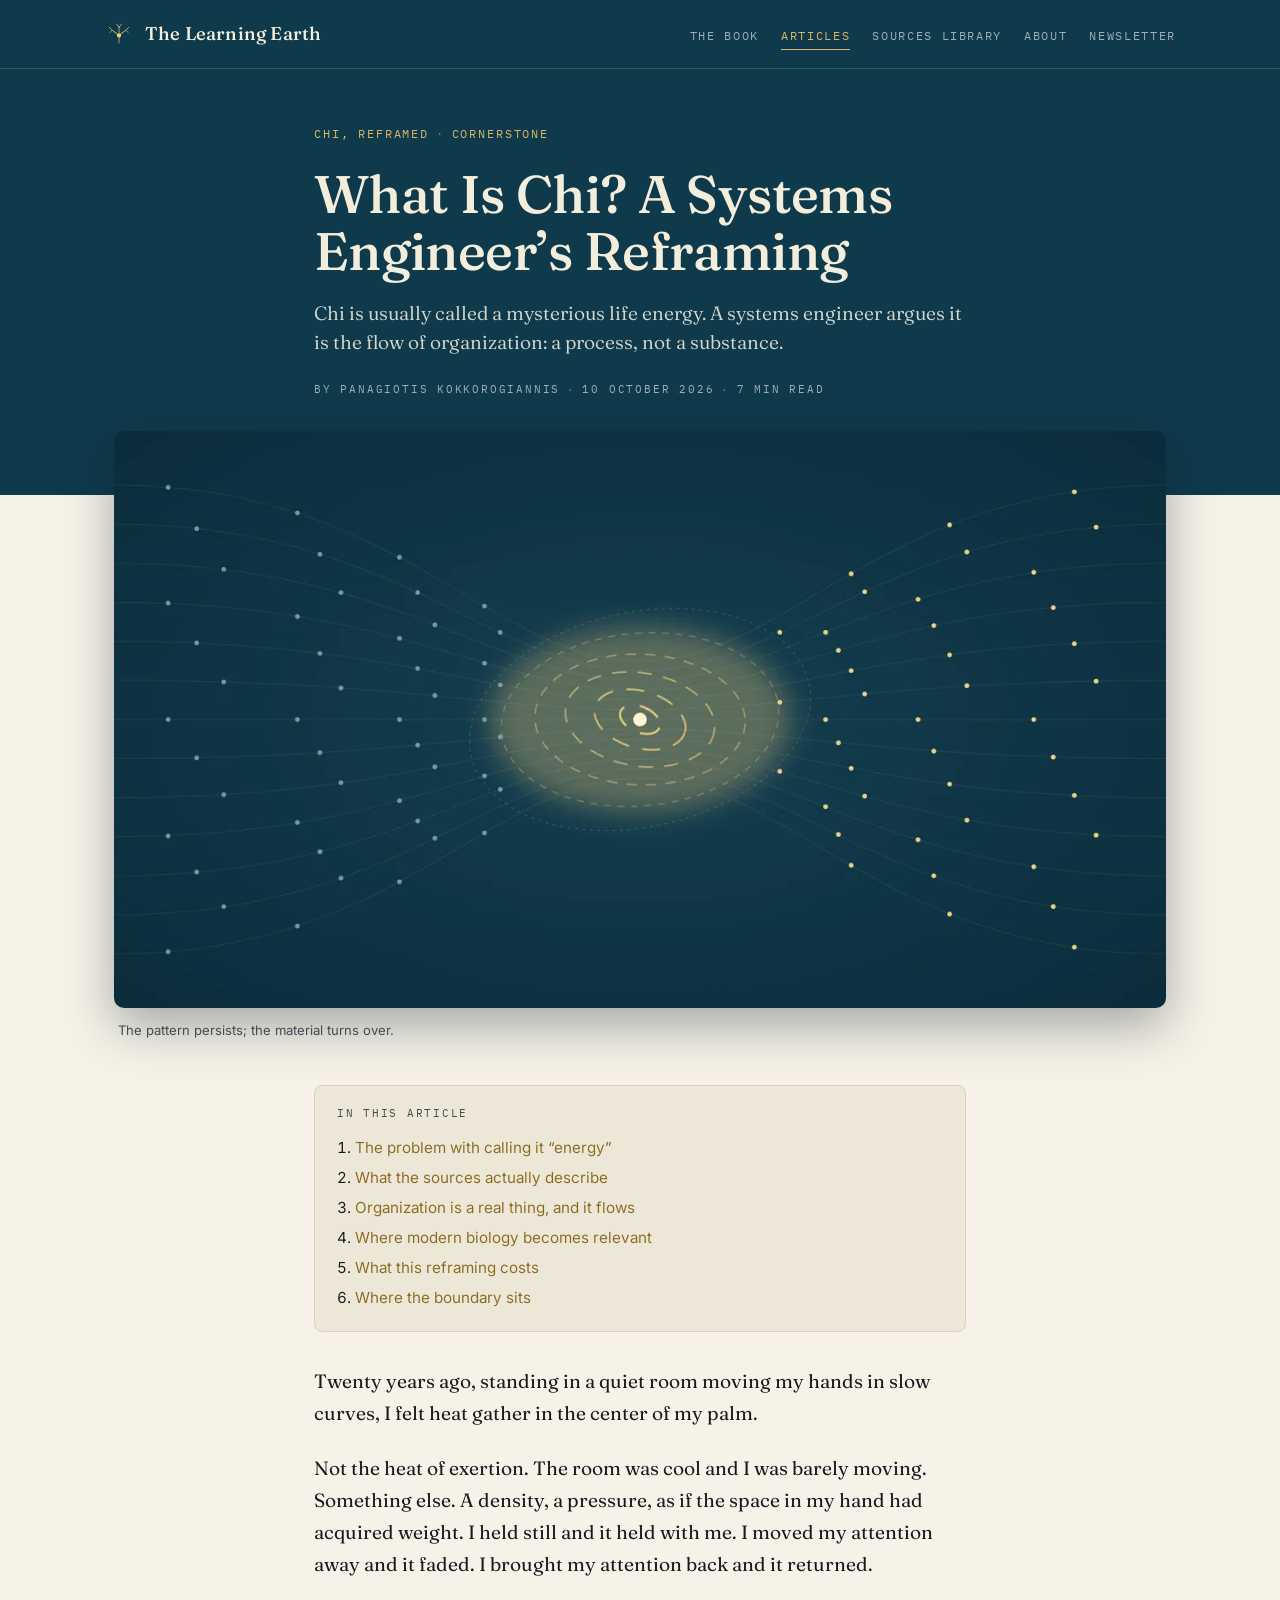
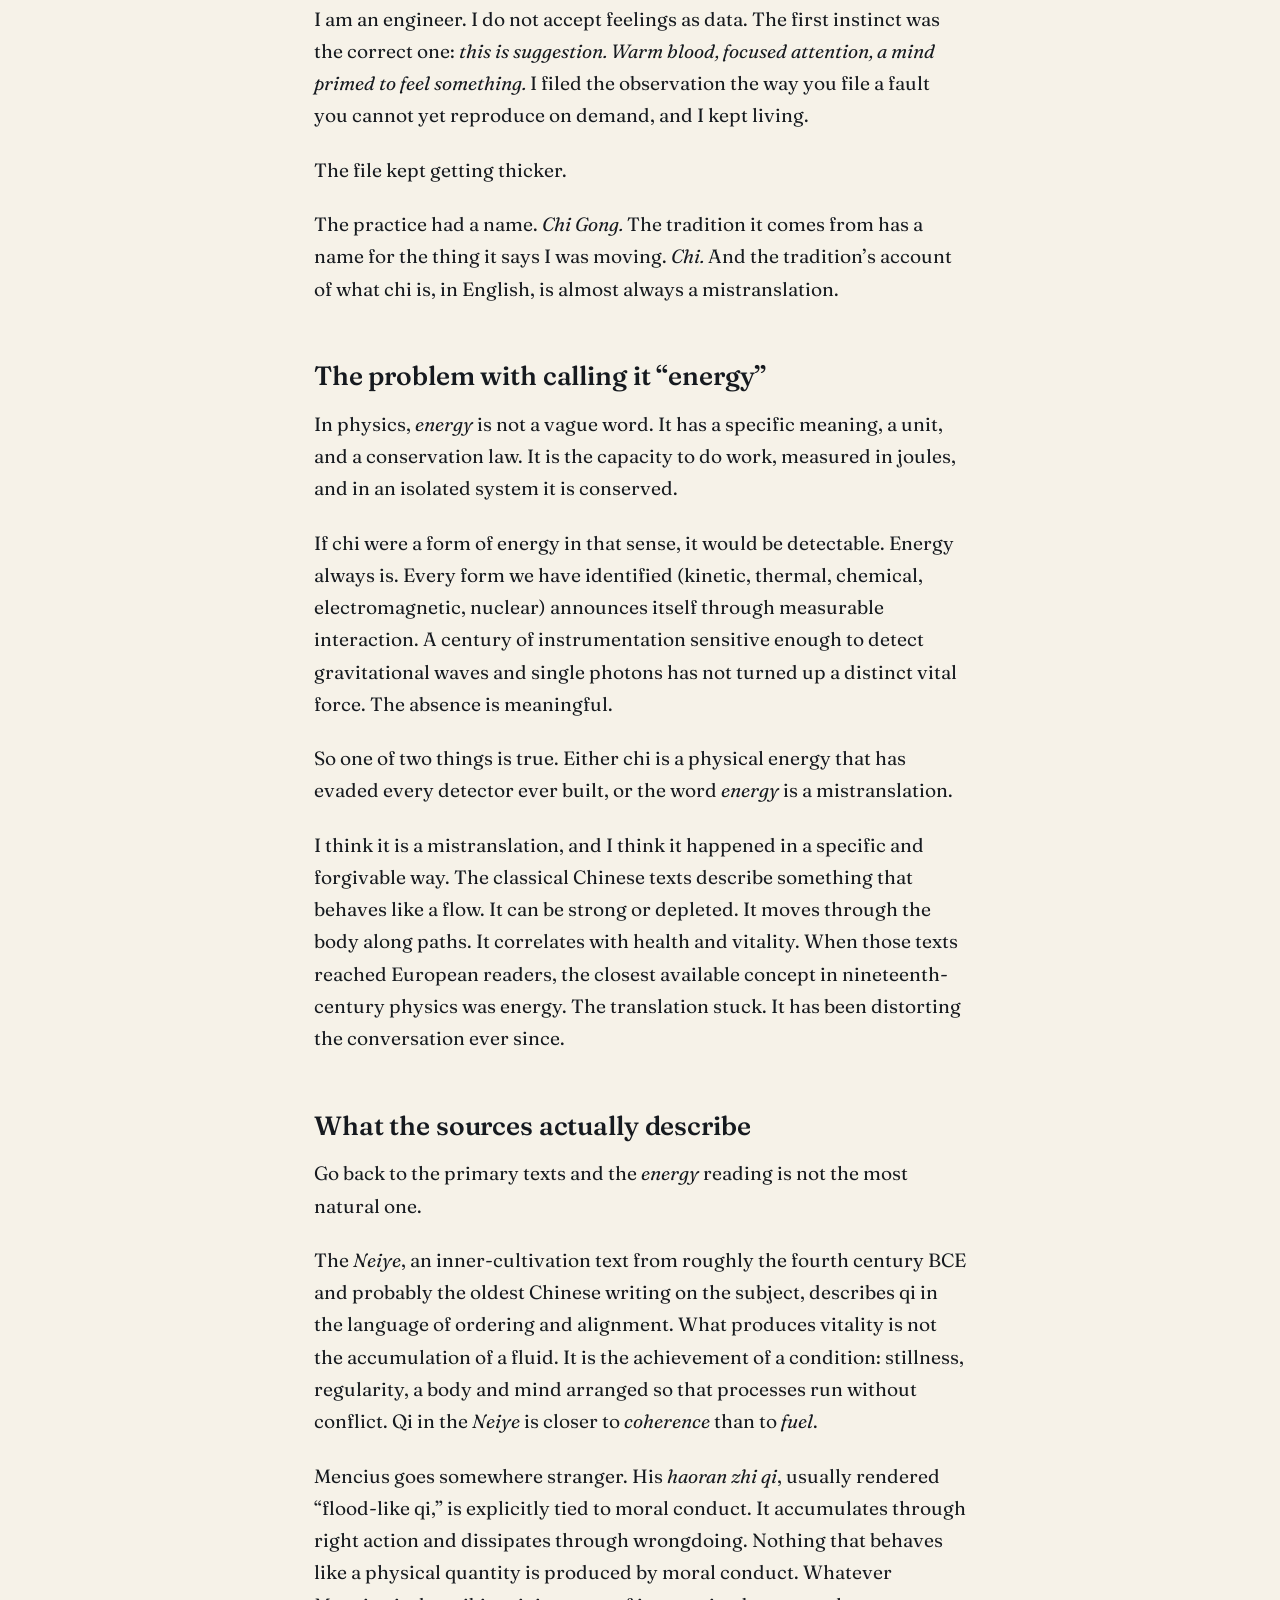
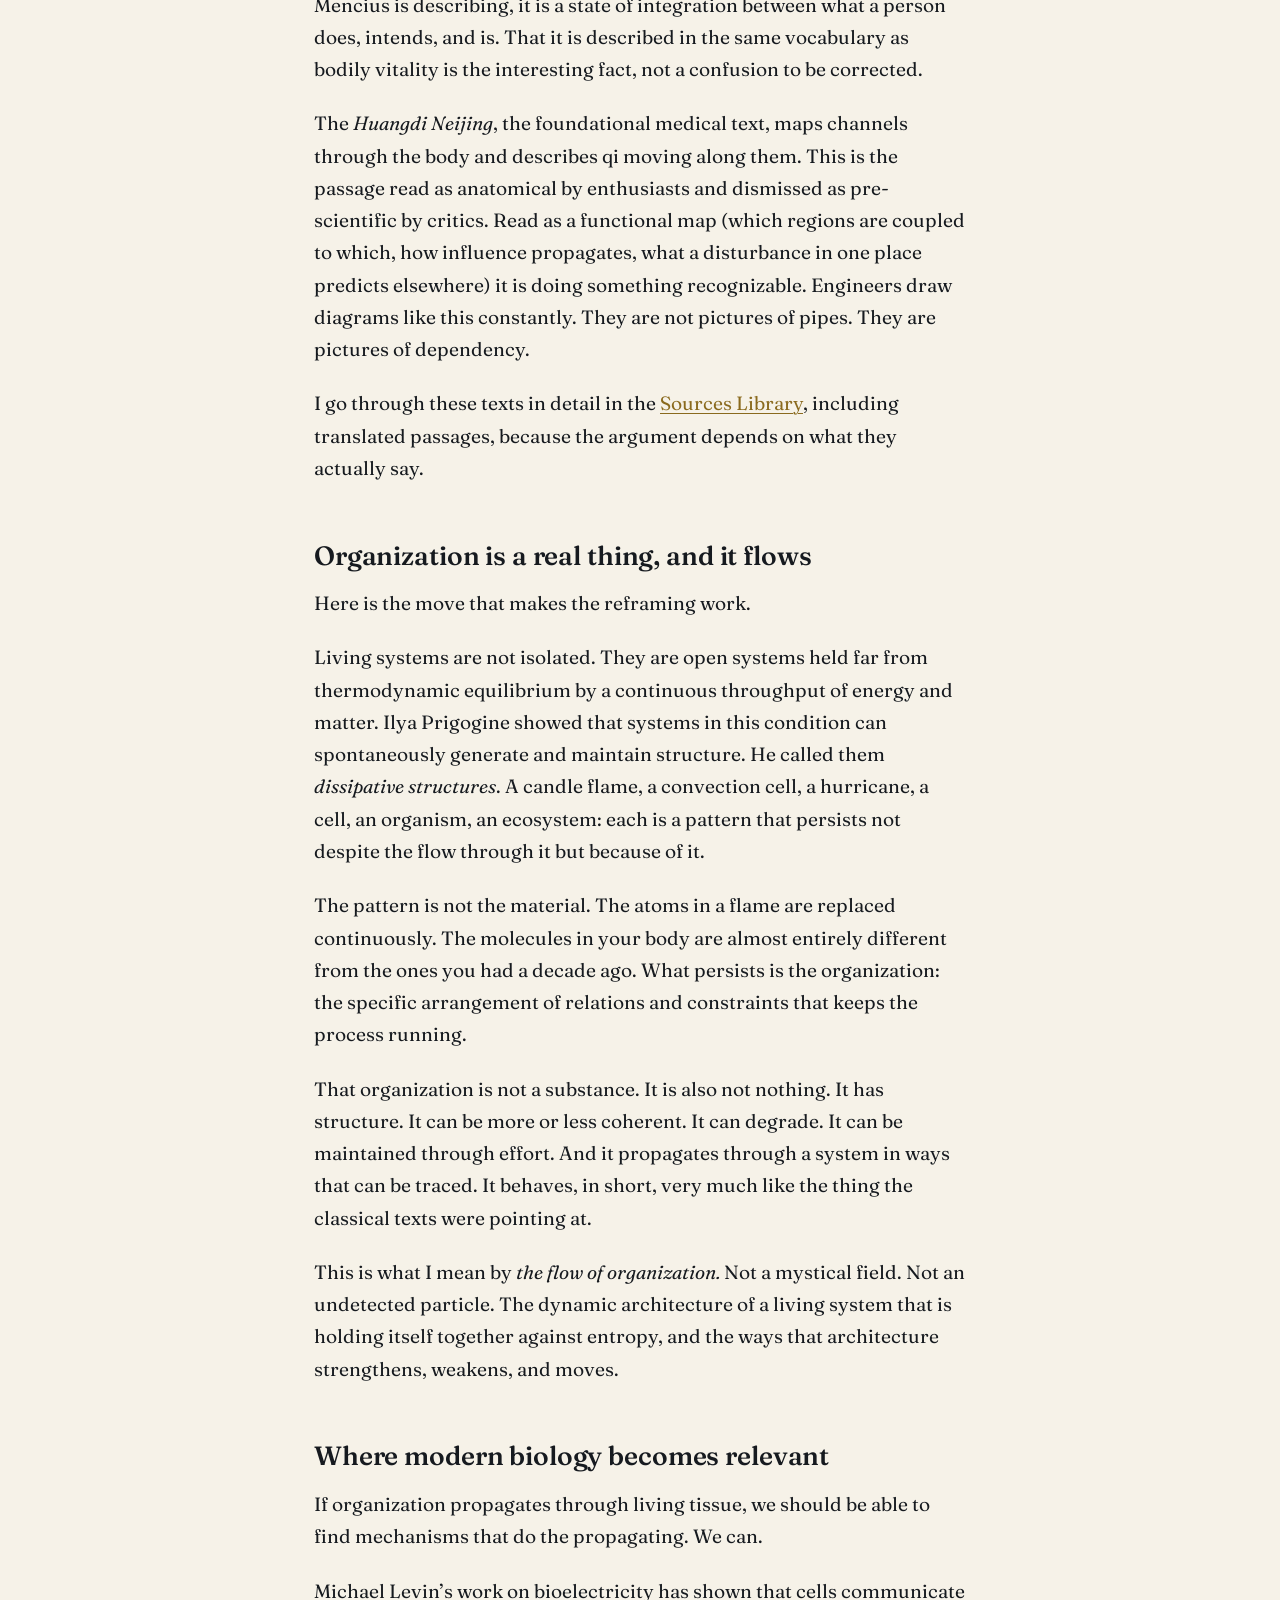
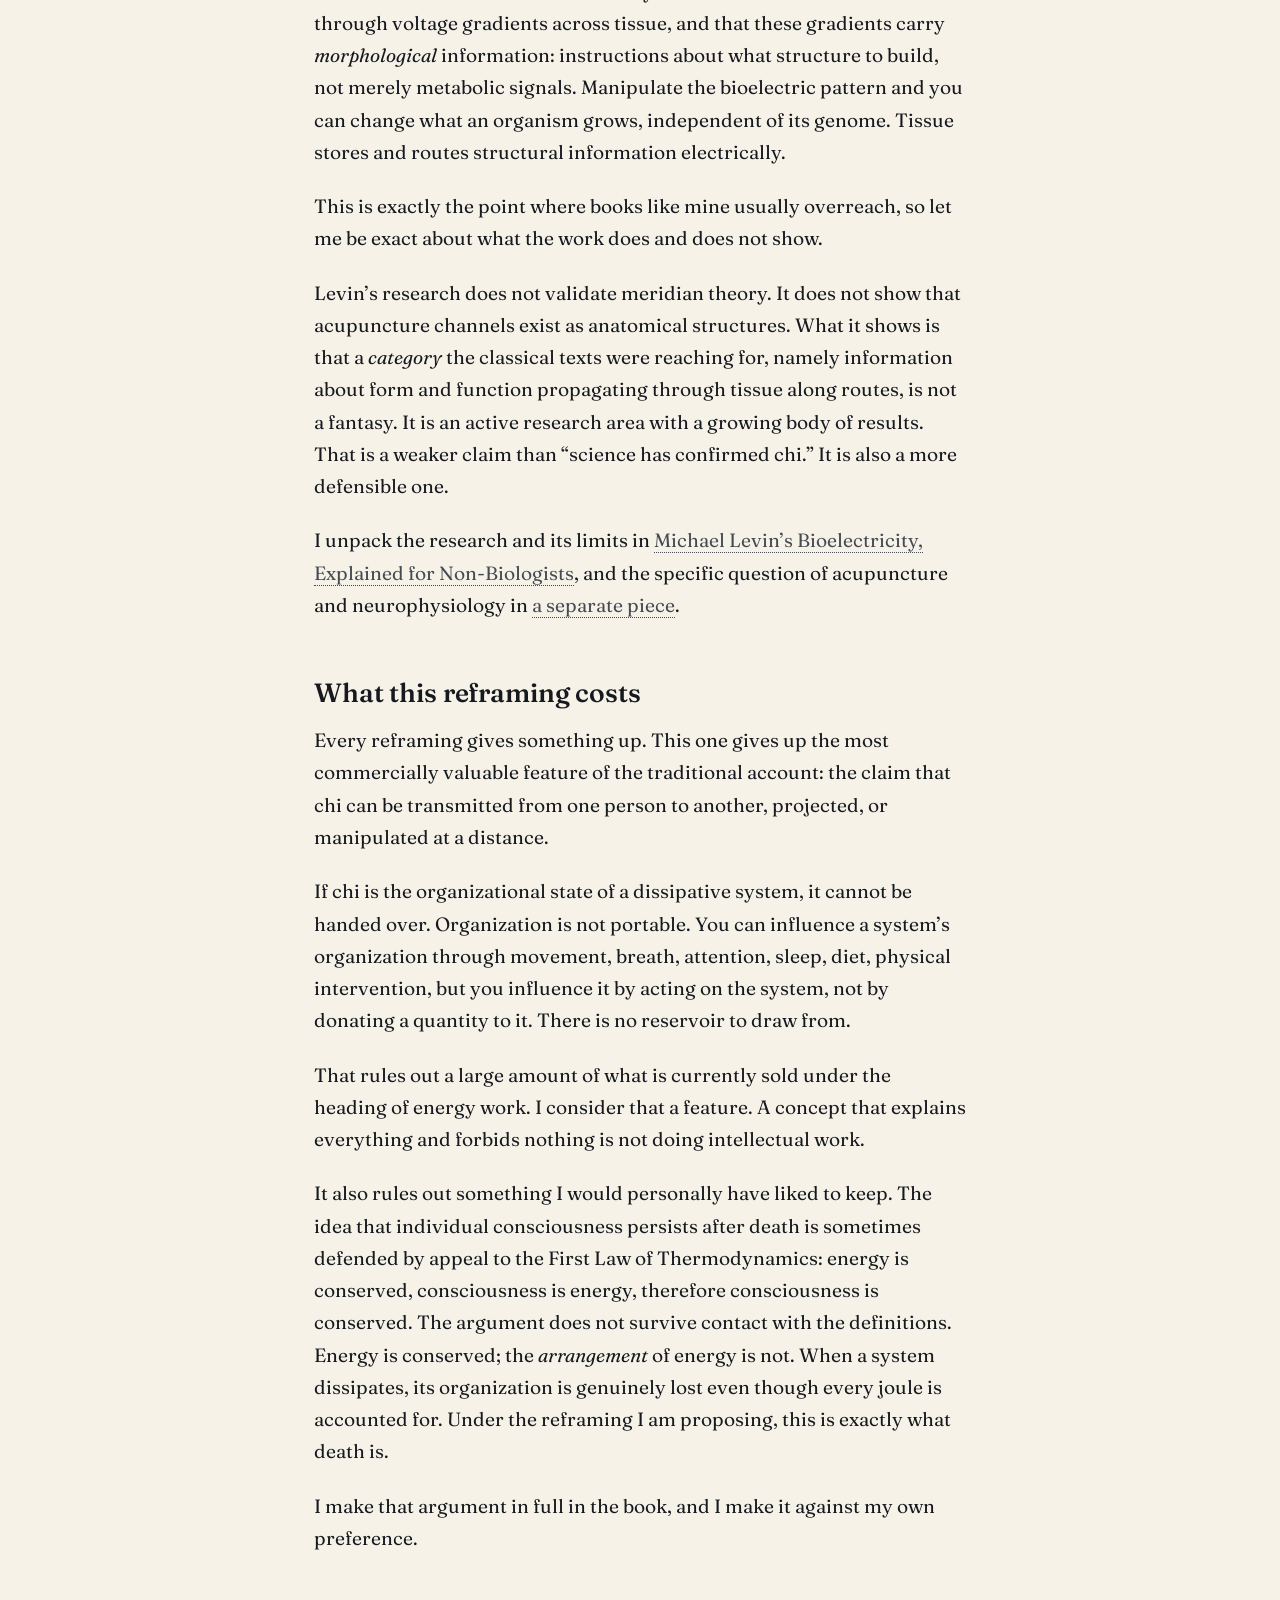
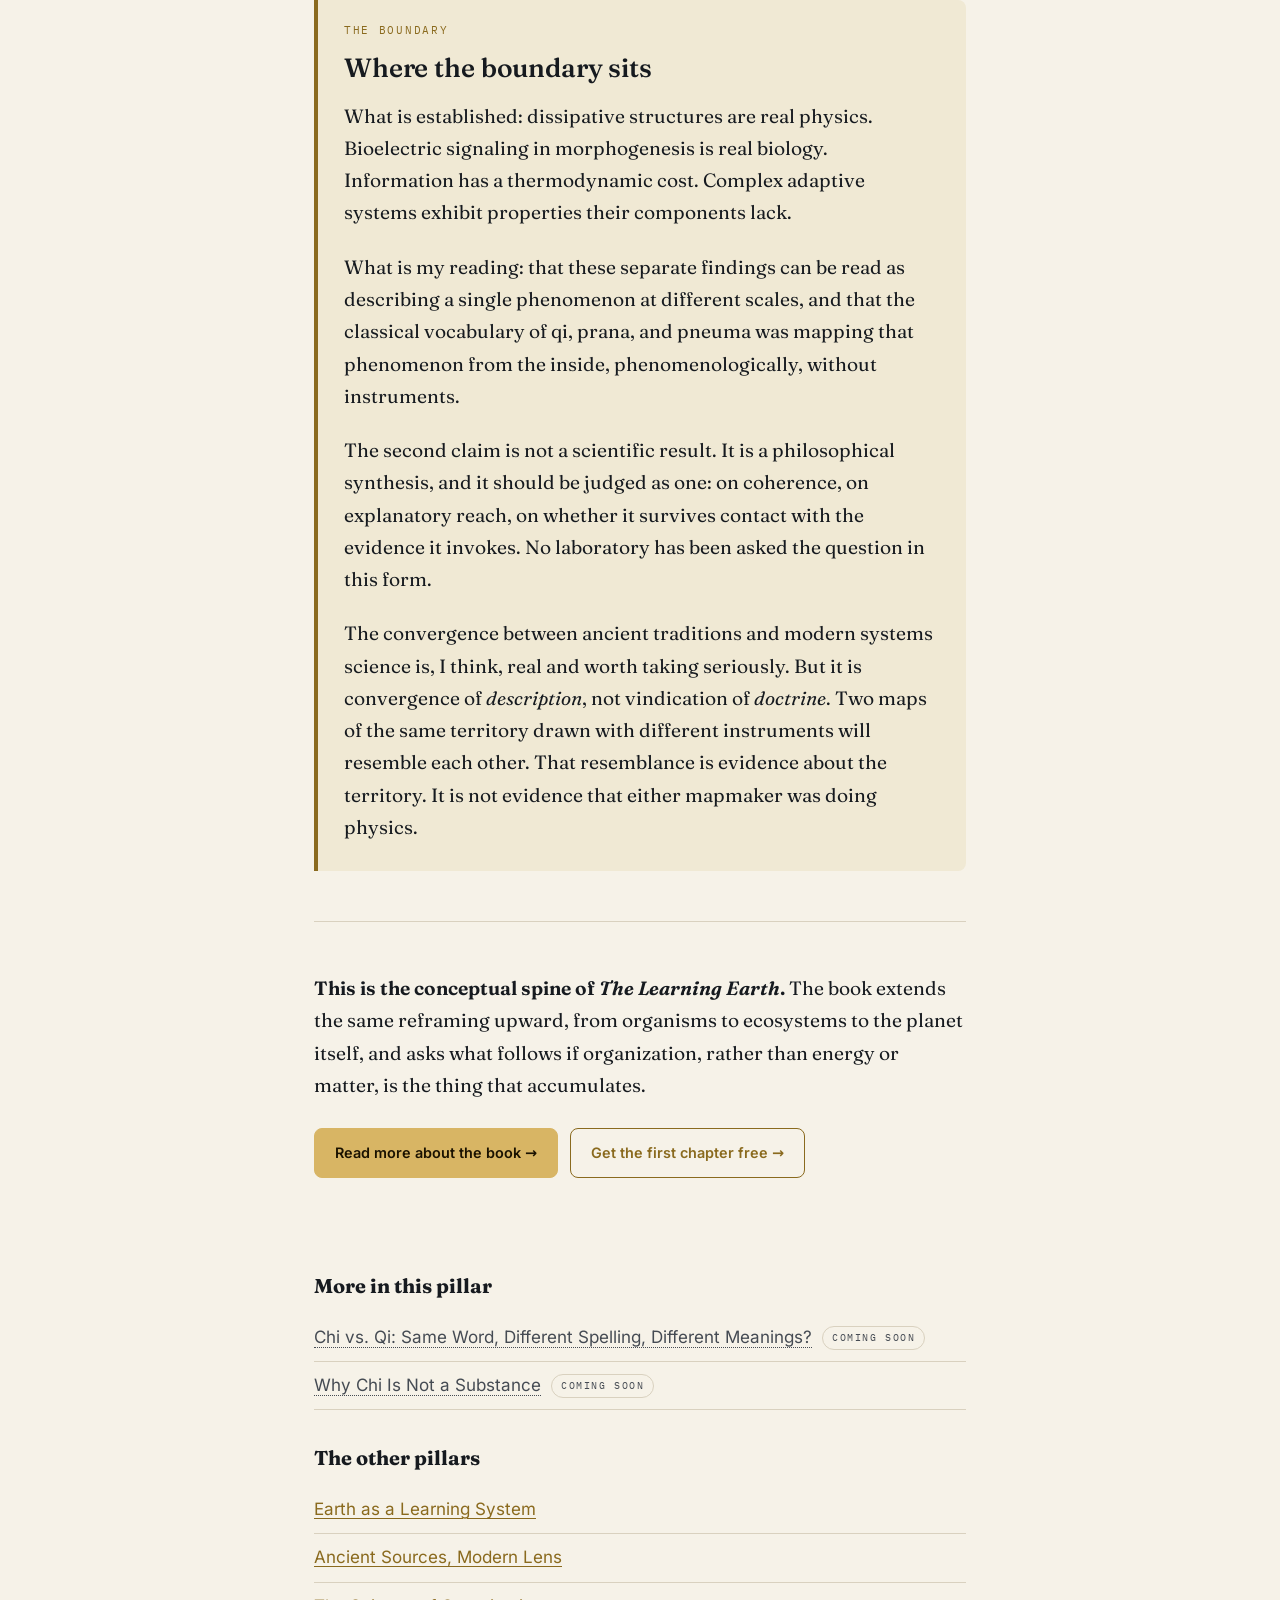
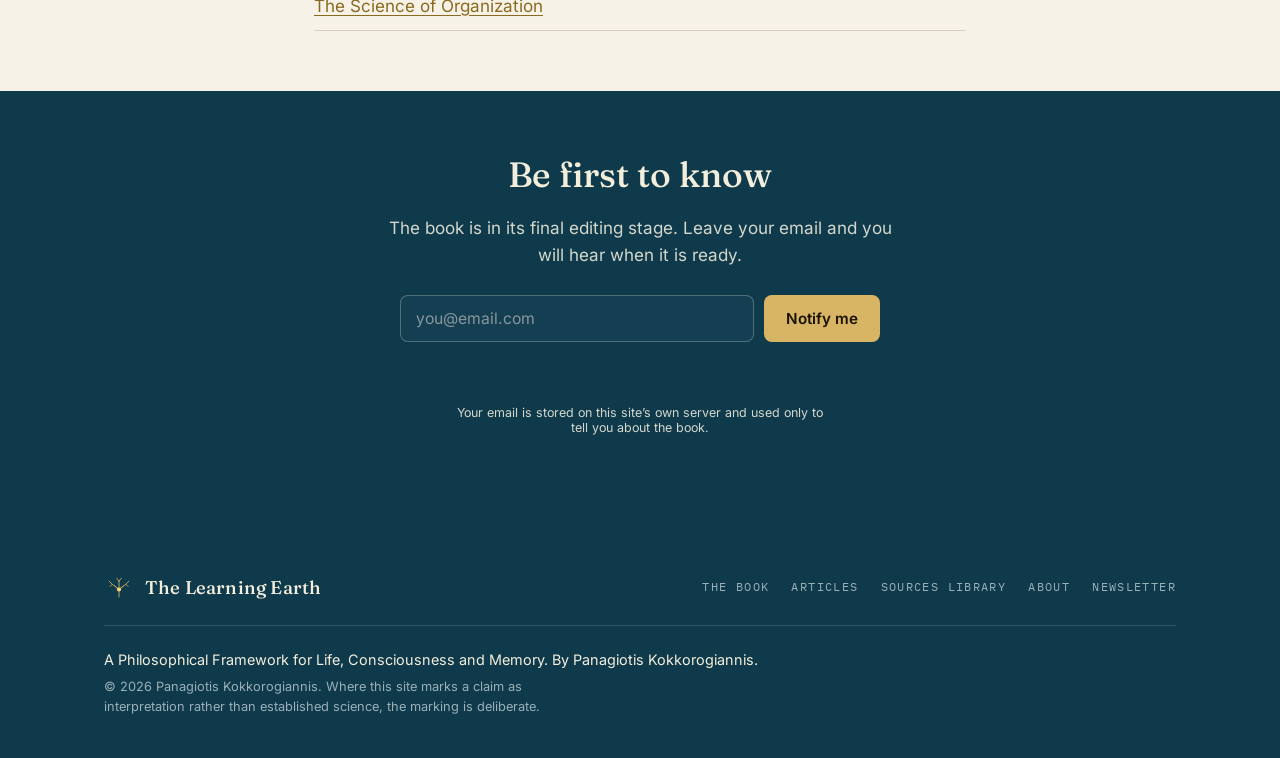
<file: chi/index.html>
<!DOCTYPE html>
<html lang="en">
<head>
<meta charset="utf-8">
<meta name="viewport" content="width=device-width, initial-scale=1">
<title>What Is Chi? A Systems Engineer’s Reframing</title>
<meta name="description" content="Chi is usually called a mysterious life energy. A systems engineer argues it is the flow of organization: a process, not a substance.">
<meta name="robots" content="index, follow, max-image-preview:large">
<link rel="canonical" href="https://thelearningearth.com/chi/">
<link rel="icon" type="image/svg+xml" href="/favicon.svg">
<link rel="icon" type="image/png" sizes="32x32" href="/favicon-32.png">
<link rel="icon" href="/favicon.ico" sizes="any">
<link rel="apple-touch-icon" href="/apple-touch-icon.png">
<meta name="theme-color" content="#0F3A4C">
<meta property="og:type" content="article">
<meta property="og:site_name" content="The Learning Earth">
<meta property="og:title" content="What Is Chi? A Systems Engineer’s Reframing">
<meta property="og:description" content="Chi is usually called a mysterious life energy. A systems engineer argues it is the flow of organization: a process, not a substance.">
<meta property="og:url" content="https://thelearningearth.com/chi/">
<meta property="og:image" content="https://thelearningearth.com/assets/og/chi.jpg">
<meta property="og:image:width" content="1200">
<meta property="og:image:height" content="630">
<meta name="twitter:card" content="summary_large_image">
<meta name="twitter:title" content="What Is Chi? A Systems Engineer’s Reframing">
<meta name="twitter:description" content="Chi is usually called a mysterious life energy. A systems engineer argues it is the flow of organization: a process, not a substance.">
<meta name="twitter:image" content="https://thelearningearth.com/assets/og/chi.jpg">
<link rel="preload" href="/assets/fonts/fraunces-latin-wght-normal.woff2" as="font" type="font/woff2" crossorigin>
<link rel="preload" href="/assets/fonts/inter-latin-wght-normal.woff2" as="font" type="font/woff2" crossorigin>
<link rel="stylesheet" href="/assets/style.css">
<script type="application/ld+json">{"@context": "https://schema.org", "@type": "Article", "headline": "What Is Chi? A Systems Engineer’s Reframing", "description": "Chi is usually called a mysterious life energy. A systems engineer argues it is the flow of organization: a process, not a substance.", "image": ["https://thelearningearth.com/assets/og/chi.jpg"], "author": {"@type": "Person", "name": "Panagiotis Kokkorogiannis"}, "publisher": {"@type": "Organization", "name": "The Learning Earth", "logo": {"@type": "ImageObject", "url": "https://thelearningearth.com/favicon-192.png"}}, "datePublished": "2026-10-10", "dateModified": "2026-10-10", "mainEntityOfPage": "https://thelearningearth.com/chi/", "wordCount": 1555}</script>
<script type="application/ld+json">{"@context": "https://schema.org", "@type": "BreadcrumbList", "itemListElement": [{"@type": "ListItem", "position": 1, "name": "Home", "item": "https://thelearningearth.com/"}, {"@type": "ListItem", "position": 2, "name": "Articles", "item": "https://thelearningearth.com/articles/"}, {"@type": "ListItem", "position": 3, "name": "What Is Chi? A Systems Engineer’s Reframing", "item": "https://thelearningearth.com/chi/"}]}</script>
</head>
<body>
<a class="skip" href="#main">Skip to content</a>
<header class="site-header">
<div class="wrap bar">
<a class="brand" href="/" aria-label="The Learning Earth, home"><svg class="mark" viewBox="0 0 40 40" aria-hidden="true"><g stroke="#D8B564" stroke-width="1.2" stroke-linecap="round" fill="none" opacity=".9"><path d="M20 32 L20 22"/><path d="M20 22 L11 15"/><path d="M20 22 L29 15"/><path d="M20 22 L20 11"/><path d="M20 22 L14 17"/><path d="M20 22 L26 17"/><path d="M11 15 L7 11"/><path d="M11 15 L8 18"/><path d="M29 15 L33 11"/><path d="M29 15 L32 18"/><path d="M20 11 L17 7"/><path d="M20 11 L23 7"/></g><circle cx="20" cy="22" r="2.8" fill="#F5D37A"/></svg><span>The Learning Earth</span></a>
<nav aria-label="Main"><ul><li><a href="/book/">The Book</a></li><li><a href="/articles/" aria-current="page">Articles</a></li><li><a href="/sources/">Sources Library</a></li><li><a href="/about/">About</a></li><li><a href="/newsletter/">Newsletter</a></li></ul></nav>
</div>
</header>
<main id="main">
<article>
<header class="art-head">
<div class="wrap-narrow">
<p class="kicker"><span>Chi, Reframed</span><span class="dot">&middot;</span><span>Cornerstone</span></p>
<h1>What Is Chi? A Systems Engineer’s Reframing</h1>
<p class="dek">Chi is usually called a mysterious life energy. A systems engineer argues it is the flow of organization: a process, not a substance.</p>
<p class="byline">By Panagiotis Kokkorogiannis<span class="dot">&middot;</span>10 October 2026<span class="dot">&middot;</span>7 min read</p>
</div>
</header>
<figure class="hero">
<img src="/assets/img/chi-pattern-and-material.webp" width="1200" height="658" alt="Grey particles enter from the left, pass through a standing gold pattern at the centre, and leave on the right as warm particles. The pattern persists while the material is replaced." fetchpriority="high"><figcaption>The pattern persists; the material turns over.</figcaption>
</figure>
<div class="prose wrap-narrow">
<nav class="toc" aria-label="In this article"><p class="toc-title">In this article</p><ol><li><a href="#the-problem-with-calling-it-energy">The problem with calling it “energy”</a></li><li><a href="#what-the-sources-actually-describe">What the sources actually describe</a></li><li><a href="#organization-is-a-real-thing-and-it-flows">Organization is a real thing, and it flows</a></li><li><a href="#where-modern-biology-becomes-relevant">Where modern biology becomes relevant</a></li><li><a href="#what-this-reframing-costs">What this reframing costs</a></li><li><a href="#where-the-boundary-sits">Where the boundary sits</a></li></ol></nav>
<p>Twenty years ago, standing in a quiet room moving my hands in slow curves, I felt heat gather in the center of my palm.</p>
<p>Not the heat of exertion. The room was cool and I was barely moving. Something else. A density, a pressure, as if the space in my hand had acquired weight. I held still and it held with me. I moved my attention away and it faded. I brought my attention back and it returned.</p>
<p>I am an engineer. I do not accept feelings as data. The first instinct was the correct one: <em>this is suggestion. Warm blood, focused attention, a mind primed to feel something.</em> I filed the observation the way you file a fault you cannot yet reproduce on demand, and I kept living.</p>
<p>The file kept getting thicker.</p>
<p>The practice had a name. <em>Chi Gong.</em> The tradition it comes from has a name for the thing it says I was moving. <em>Chi.</em> And the tradition&rsquo;s account of what chi is, in English, is almost always a mistranslation.</p>
<h2 id="the-problem-with-calling-it-energy">The problem with calling it &ldquo;energy&rdquo;</h2>
<p>In physics, <em>energy</em> is not a vague word. It has a specific meaning, a unit, and a conservation law. It is the capacity to do work, measured in joules, and in an isolated system it is conserved.</p>
<p>If chi were a form of energy in that sense, it would be detectable. Energy always is. Every form we have identified (kinetic, thermal, chemical, electromagnetic, nuclear) announces itself through measurable interaction. A century of instrumentation sensitive enough to detect gravitational waves and single photons has not turned up a distinct vital force. The absence is meaningful.</p>
<p>So one of two things is true. Either chi is a physical energy that has evaded every detector ever built, or the word <em>energy</em> is a mistranslation.</p>
<p>I think it is a mistranslation, and I think it happened in a specific and forgivable way. The classical Chinese texts describe something that behaves like a flow. It can be strong or depleted. It moves through the body along paths. It correlates with health and vitality. When those texts reached European readers, the closest available concept in nineteenth-century physics was energy. The translation stuck. It has been distorting the conversation ever since.</p>
<h2 id="what-the-sources-actually-describe">What the sources actually describe</h2>
<p>Go back to the primary texts and the <em>energy</em> reading is not the most natural one.</p>
<p>The <em>Neiye</em>, an inner-cultivation text from roughly the fourth century BCE and probably the oldest Chinese writing on the subject, describes qi in the language of ordering and alignment. What produces vitality is not the accumulation of a fluid. It is the achievement of a condition: stillness, regularity, a body and mind arranged so that processes run without conflict. Qi in the <em>Neiye</em> is closer to <em>coherence</em> than to <em>fuel</em>.</p>
<p>Mencius goes somewhere stranger. His <em>haoran zhi qi</em>, usually rendered &ldquo;flood-like qi,&rdquo; is explicitly tied to moral conduct. It accumulates through right action and dissipates through wrongdoing. Nothing that behaves like a physical quantity is produced by moral conduct. Whatever Mencius is describing, it is a state of integration between what a person does, intends, and is. That it is described in the same vocabulary as bodily vitality is the interesting fact, not a confusion to be corrected.</p>
<p>The <em>Huangdi Neijing</em>, the foundational medical text, maps channels through the body and describes qi moving along them. This is the passage read as anatomical by enthusiasts and dismissed as pre-scientific by critics. Read as a functional map (which regions are coupled to which, how influence propagates, what a disturbance in one place predicts elsewhere) it is doing something recognizable. Engineers draw diagrams like this constantly. They are not pictures of pipes. They are pictures of dependency.</p>
<p>I go through these texts in detail in the <a href="/sources/">Sources Library</a>, including translated passages, because the argument depends on what they actually say.</p>
<h2 id="organization-is-a-real-thing-and-it-flows">Organization is a real thing, and it flows</h2>
<p>Here is the move that makes the reframing work.</p>
<p>Living systems are not isolated. They are open systems held far from thermodynamic equilibrium by a continuous throughput of energy and matter. Ilya Prigogine showed that systems in this condition can spontaneously generate and maintain structure. He called them <em>dissipative structures</em>. A candle flame, a convection cell, a hurricane, a cell, an organism, an ecosystem: each is a pattern that persists not despite the flow through it but because of it.</p>
<p>The pattern is not the material. The atoms in a flame are replaced continuously. The molecules in your body are almost entirely different from the ones you had a decade ago. What persists is the organization: the specific arrangement of relations and constraints that keeps the process running.</p>
<p>That organization is not a substance. It is also not nothing. It has structure. It can be more or less coherent. It can degrade. It can be maintained through effort. And it propagates through a system in ways that can be traced. It behaves, in short, very much like the thing the classical texts were pointing at.</p>
<p>This is what I mean by <em>the flow of organization.</em> Not a mystical field. Not an undetected particle. The dynamic architecture of a living system that is holding itself together against entropy, and the ways that architecture strengthens, weakens, and moves.</p>
<h2 id="where-modern-biology-becomes-relevant">Where modern biology becomes relevant</h2>
<p>If organization propagates through living tissue, we should be able to find mechanisms that do the propagating. We can.</p>
<p>Michael Levin&rsquo;s work on bioelectricity has shown that cells communicate through voltage gradients across tissue, and that these gradients carry <em>morphological</em> information: instructions about what structure to build, not merely metabolic signals. Manipulate the bioelectric pattern and you can change what an organism grows, independent of its genome. Tissue stores and routes structural information electrically.</p>
<p>This is exactly the point where books like mine usually overreach, so let me be exact about what the work does and does not show.</p>
<p>Levin&rsquo;s research does not validate meridian theory. It does not show that acupuncture channels exist as anatomical structures. What it shows is that a <em>category</em> the classical texts were reaching for, namely information about form and function propagating through tissue along routes, is not a fantasy. It is an active research area with a growing body of results. That is a weaker claim than &ldquo;science has confirmed chi.&rdquo; It is also a more defensible one.</p>
<p>I unpack the research and its limits in <span class="soon" title="Coming soon">Michael Levin&rsquo;s Bioelectricity, Explained for Non-Biologists</span>, and the specific question of acupuncture and neurophysiology in <span class="soon" title="Coming soon">a separate piece</span>.</p>
<h2 id="what-this-reframing-costs">What this reframing costs</h2>
<p>Every reframing gives something up. This one gives up the most commercially valuable feature of the traditional account: the claim that chi can be transmitted from one person to another, projected, or manipulated at a distance.</p>
<p>If chi is the organizational state of a dissipative system, it cannot be handed over. Organization is not portable. You can influence a system&rsquo;s organization through movement, breath, attention, sleep, diet, physical intervention, but you influence it by acting on the system, not by donating a quantity to it. There is no reservoir to draw from.</p>
<p>That rules out a large amount of what is currently sold under the heading of energy work. I consider that a feature. A concept that explains everything and forbids nothing is not doing intellectual work.</p>
<p>It also rules out something I would personally have liked to keep. The idea that individual consciousness persists after death is sometimes defended by appeal to the First Law of Thermodynamics: energy is conserved, consciousness is energy, therefore consciousness is conserved. The argument does not survive contact with the definitions. Energy is conserved; the <em>arrangement</em> of energy is not. When a system dissipates, its organization is genuinely lost even though every joule is accounted for. Under the reframing I am proposing, this is exactly what death is.</p>
<p>I make that argument in full in the book, and I make it against my own preference.</p>
<aside class="boundary" aria-label="Epistemic boundary"><p class="boundary-label">The boundary</p><h2 id="where-the-boundary-sits">Where the boundary sits</h2>
<p>What is established: dissipative structures are real physics. Bioelectric signaling in morphogenesis is real biology. Information has a thermodynamic cost. Complex adaptive systems exhibit properties their components lack.</p>
<p>What is my reading: that these separate findings can be read as describing a single phenomenon at different scales, and that the classical vocabulary of qi, prana, and pneuma was mapping that phenomenon from the inside, phenomenologically, without instruments.</p>
<p>The second claim is not a scientific result. It is a philosophical synthesis, and it should be judged as one: on coherence, on explanatory reach, on whether it survives contact with the evidence it invokes. No laboratory has been asked the question in this form.</p>
<p>The convergence between ancient traditions and modern systems science is, I think, real and worth taking seriously. But it is convergence of <em>description</em>, not vindication of <em>doctrine</em>. Two maps of the same territory drawn with different instruments will resemble each other. That resemblance is evidence about the territory. It is not evidence that either mapmaker was doing physics.</p>
</aside><hr />
<p><strong>This is the conceptual spine of <em>The Learning Earth</em>.</strong> The book extends the same reframing upward, from organisms to ecosystems to the planet itself, and asks what follows if organization, rather than energy or matter, is the thing that accumulates.</p>
<div class="cta"><a class="btn" href="/book/">Read more about the book →</a><a class="btn btn-ghost" href="/newsletter/">Get the first chapter free →</a></div>
</div>
<section class="more wrap-narrow" aria-labelledby="more-h">
<h2 id="more-h">More in this pillar</h2><ul class="pillar-list"><li><span class="soon">Chi vs. Qi: Same Word, Different Spelling, Different Meanings?</span><span class="tag">Coming soon</span></li><li><span class="soon">Why Chi Is Not a Substance</span><span class="tag">Coming soon</span></li></ul>
<h2>The other pillars</h2><ul class="plain-list"><li><a href="/earth-as-a-learning-system/">Earth as a Learning System</a></li><li><a href="/sources/">Ancient Sources, Modern Lens</a></li><li><a href="/science/">The Science of Organization</a></li></ul>
</section>
<section class="signup-band" aria-labelledby="sb-h"><div class="wrap-narrow">
<h2 id="sb-h">Be first to know</h2>
<p>The book is in its final editing stage. Leave your email and you will hear when it is ready.</p>
<form class="notify" data-endpoint="/subscribe.php" novalidate>
<label class="sr-only" for="email-a">Email address</label>
<input type="email" id="email-a" name="email" placeholder="you@email.com" autocomplete="email" required>
<button type="submit">Notify me</button>
<p class="form-note" role="status" aria-live="polite"></p>
<p class="form-fine">Your email is stored on this site’s own server and used only to tell you about the book.</p>
</form>
</div></section>
</article>
</main>
<footer class="site-footer">
<div class="wrap">
<div class="foot-top"><a class="brand" href="/"><svg class="mark" viewBox="0 0 40 40" aria-hidden="true"><g stroke="#D8B564" stroke-width="1.2" stroke-linecap="round" fill="none" opacity=".9"><path d="M20 32 L20 22"/><path d="M20 22 L11 15"/><path d="M20 22 L29 15"/><path d="M20 22 L20 11"/><path d="M20 22 L14 17"/><path d="M20 22 L26 17"/><path d="M11 15 L7 11"/><path d="M11 15 L8 18"/><path d="M29 15 L33 11"/><path d="M29 15 L32 18"/><path d="M20 11 L17 7"/><path d="M20 11 L23 7"/></g><circle cx="20" cy="22" r="2.8" fill="#F5D37A"/></svg><span>The Learning Earth</span></a><nav aria-label="Footer"><a href="/book/">The Book</a><a href="/articles/">Articles</a><a href="/sources/">Sources Library</a><a href="/about/">About</a><a href="/newsletter/">Newsletter</a></nav></div>
<p class="foot-note">A Philosophical Framework for Life, Consciousness and Memory. By Panagiotis Kokkorogiannis.</p>
<p class="foot-legal">&copy; 2026 Panagiotis Kokkorogiannis. Where this site marks a claim as interpretation rather than established science, the marking is deliberate.</p>
</div>
</footer>
<script src="/assets/site.js" defer></script>
</body>
</html>
</file>
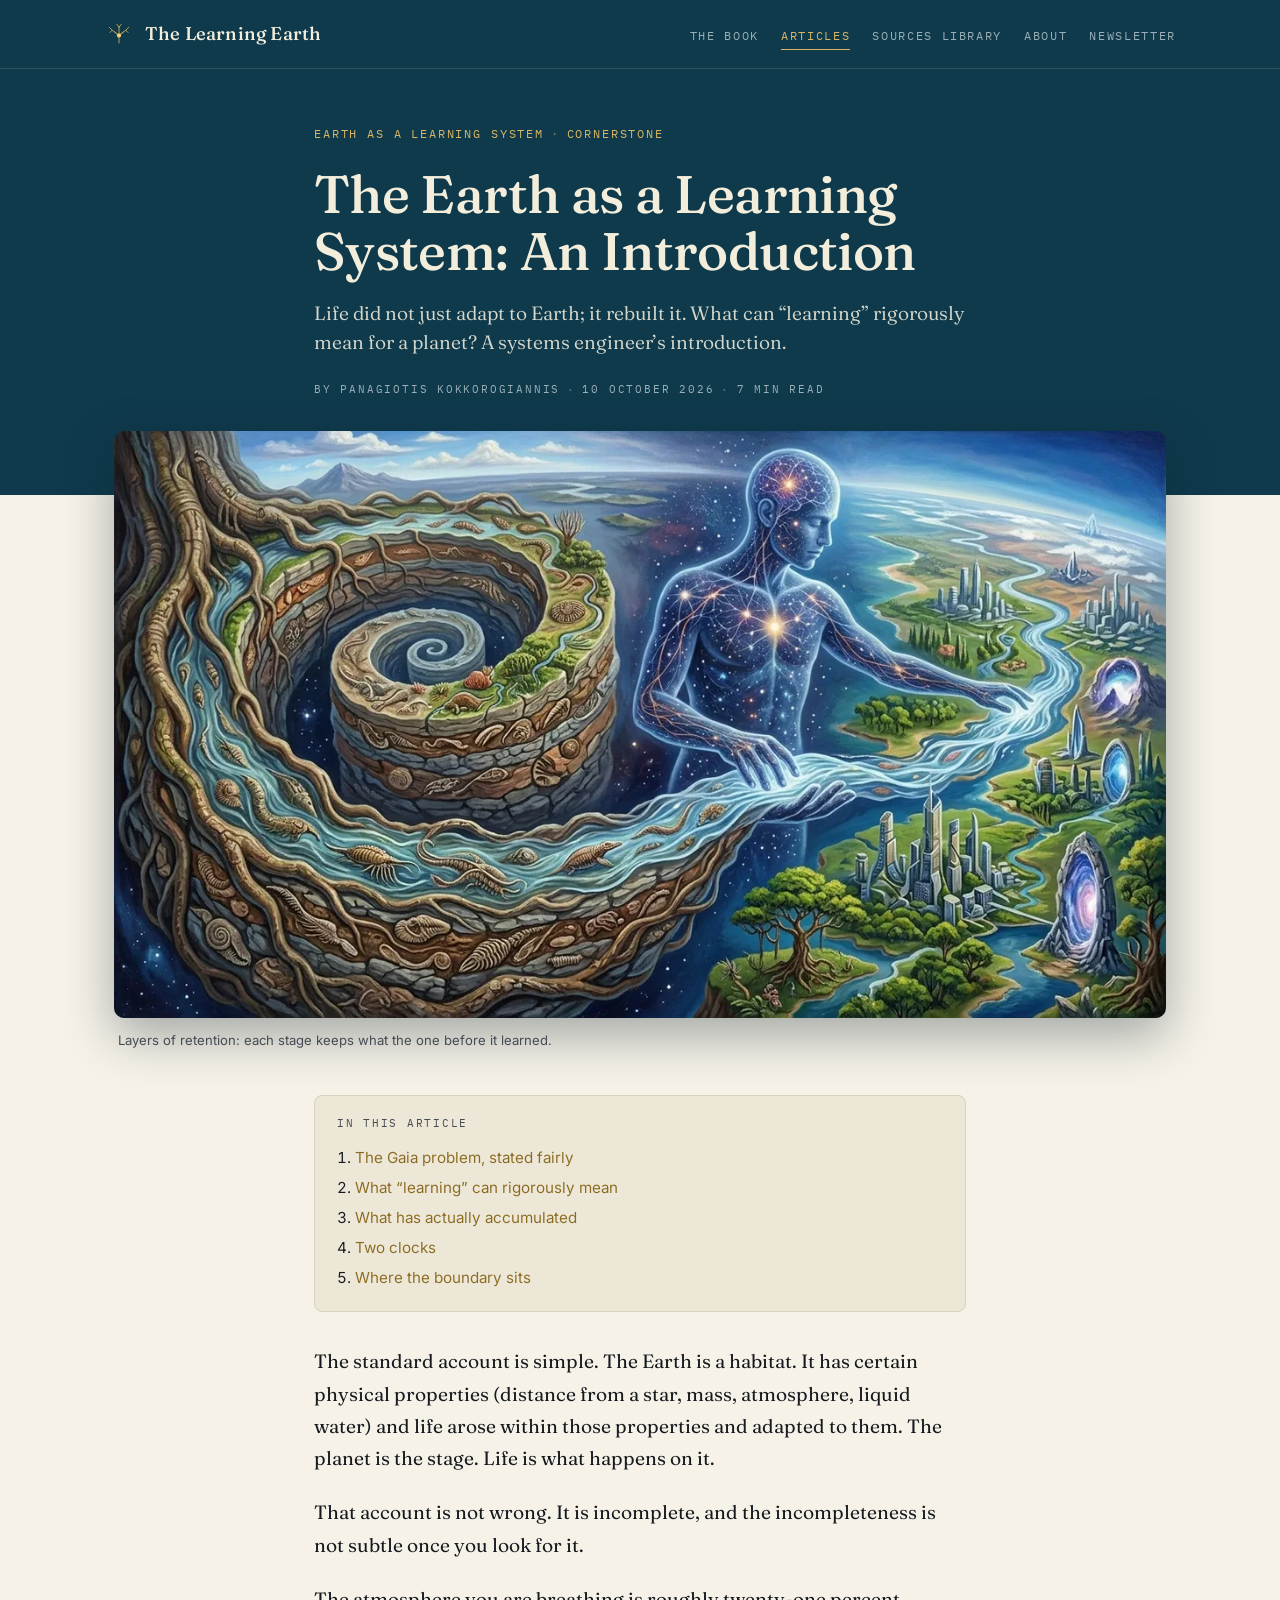
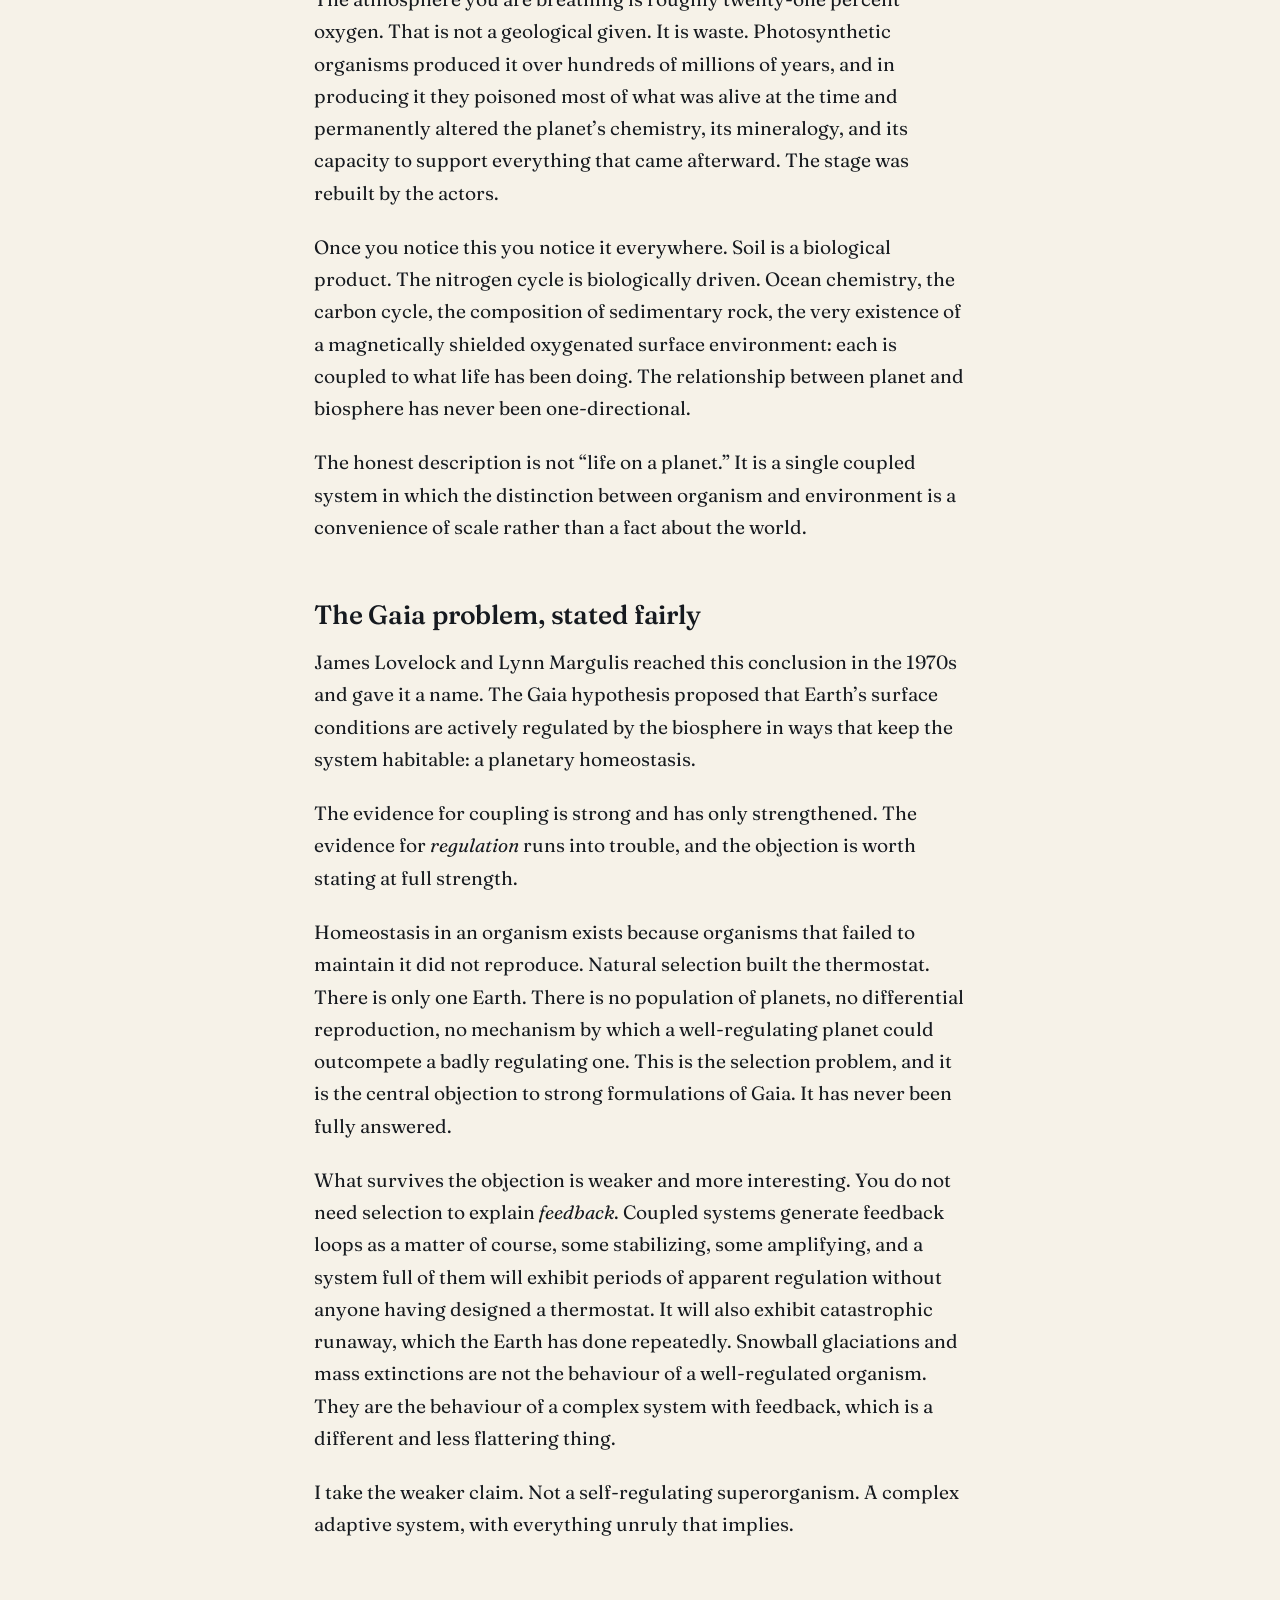
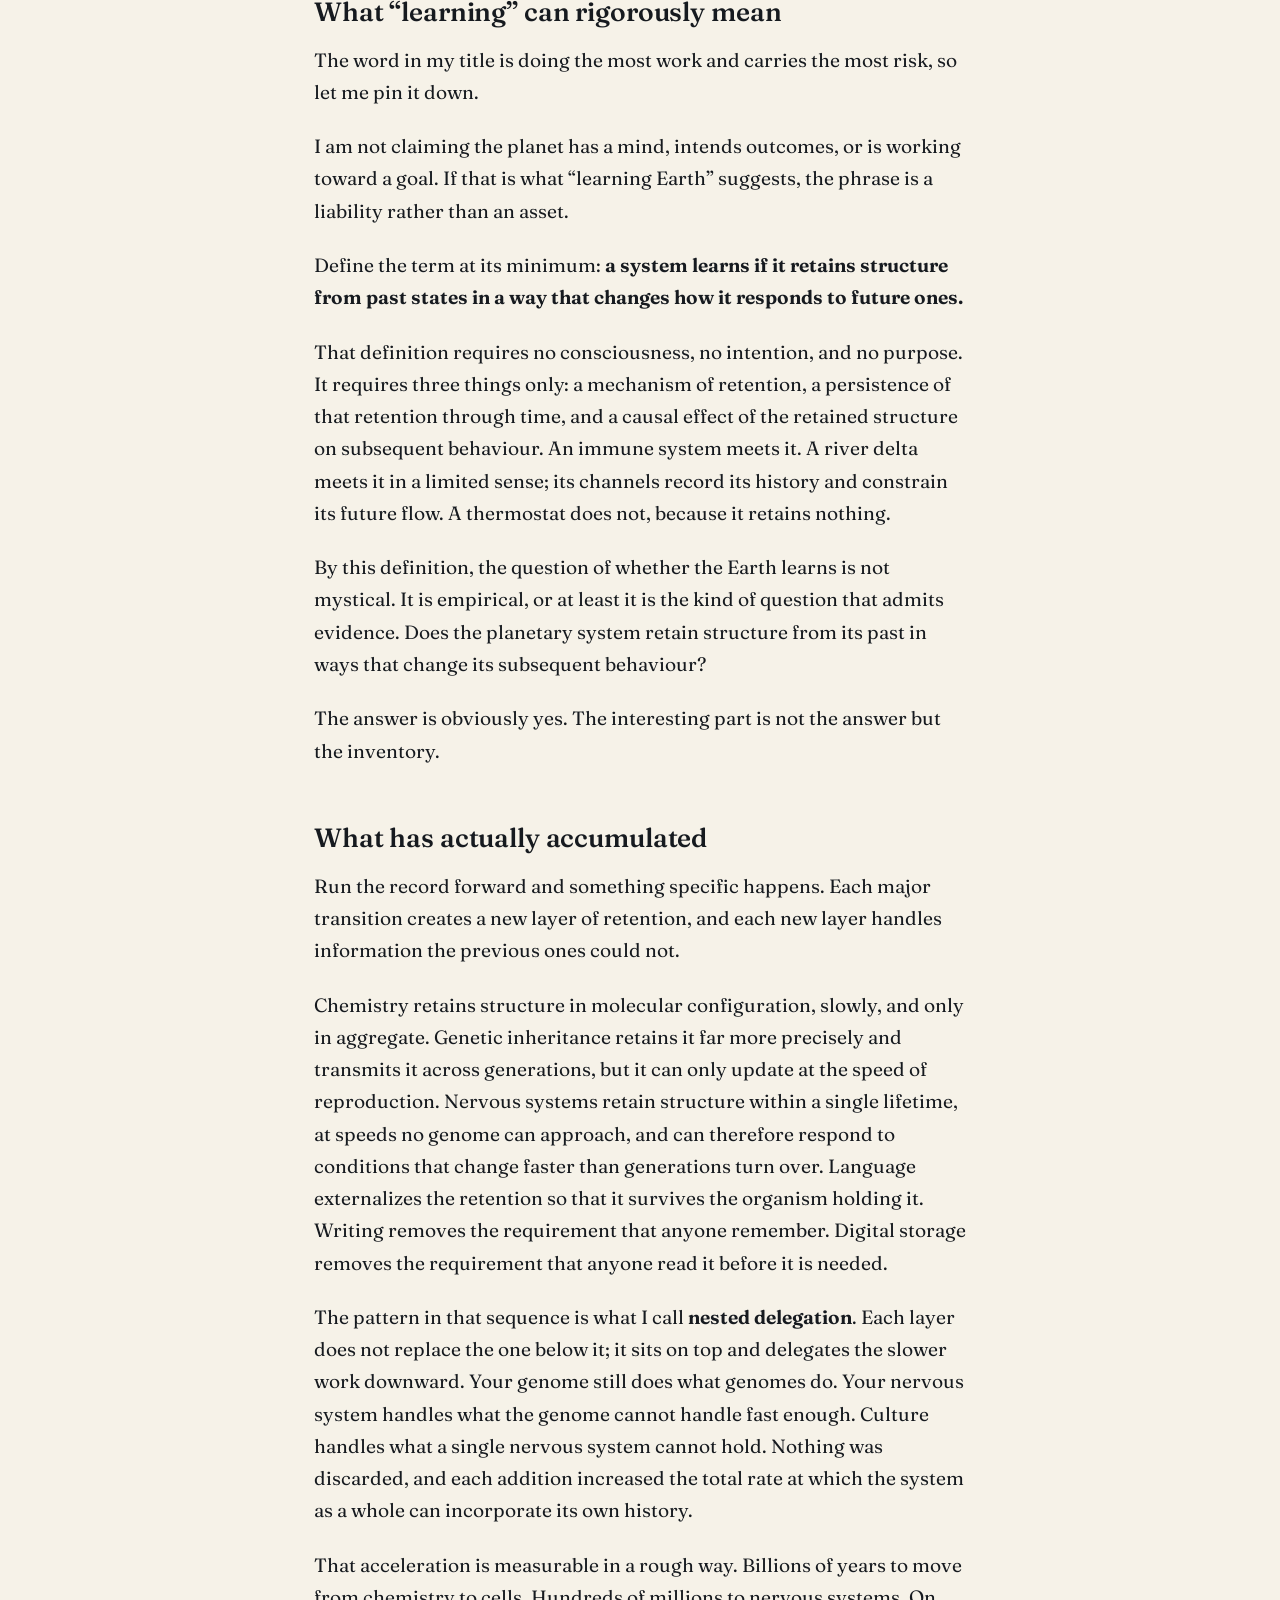
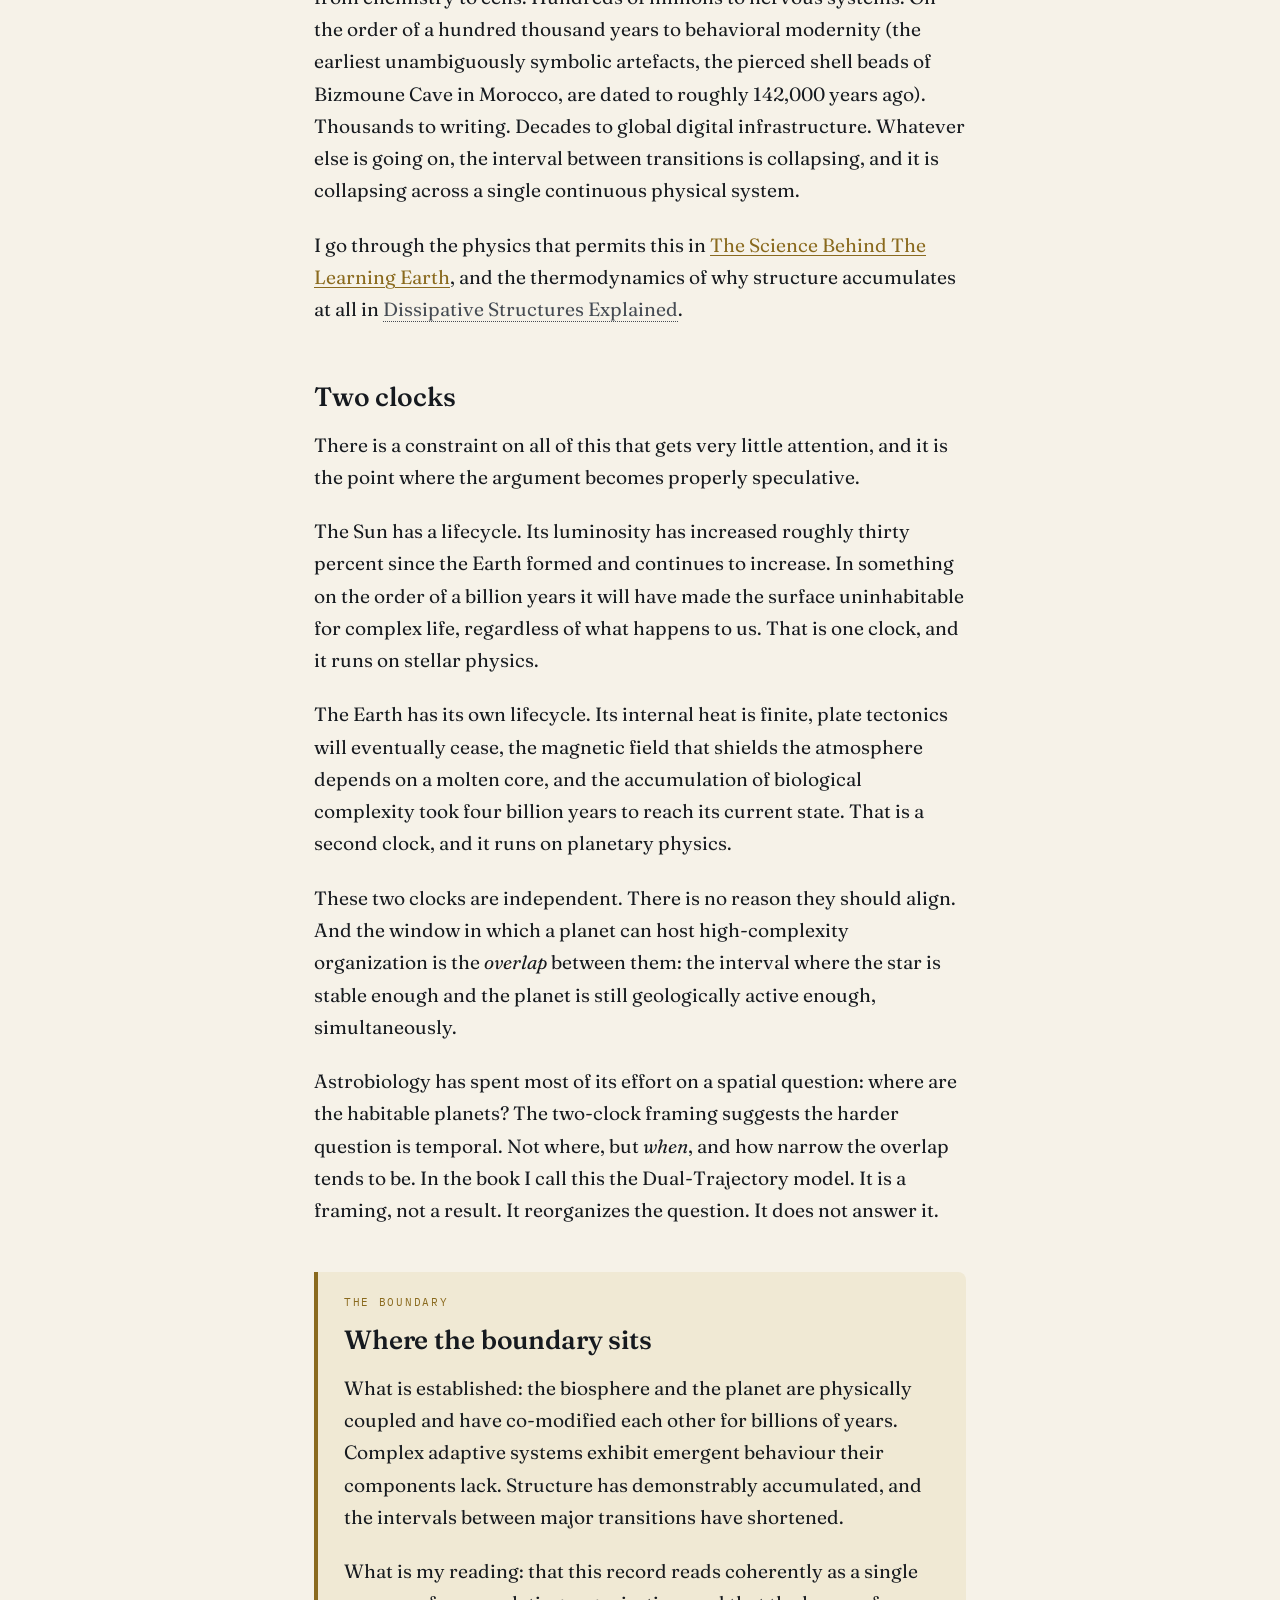
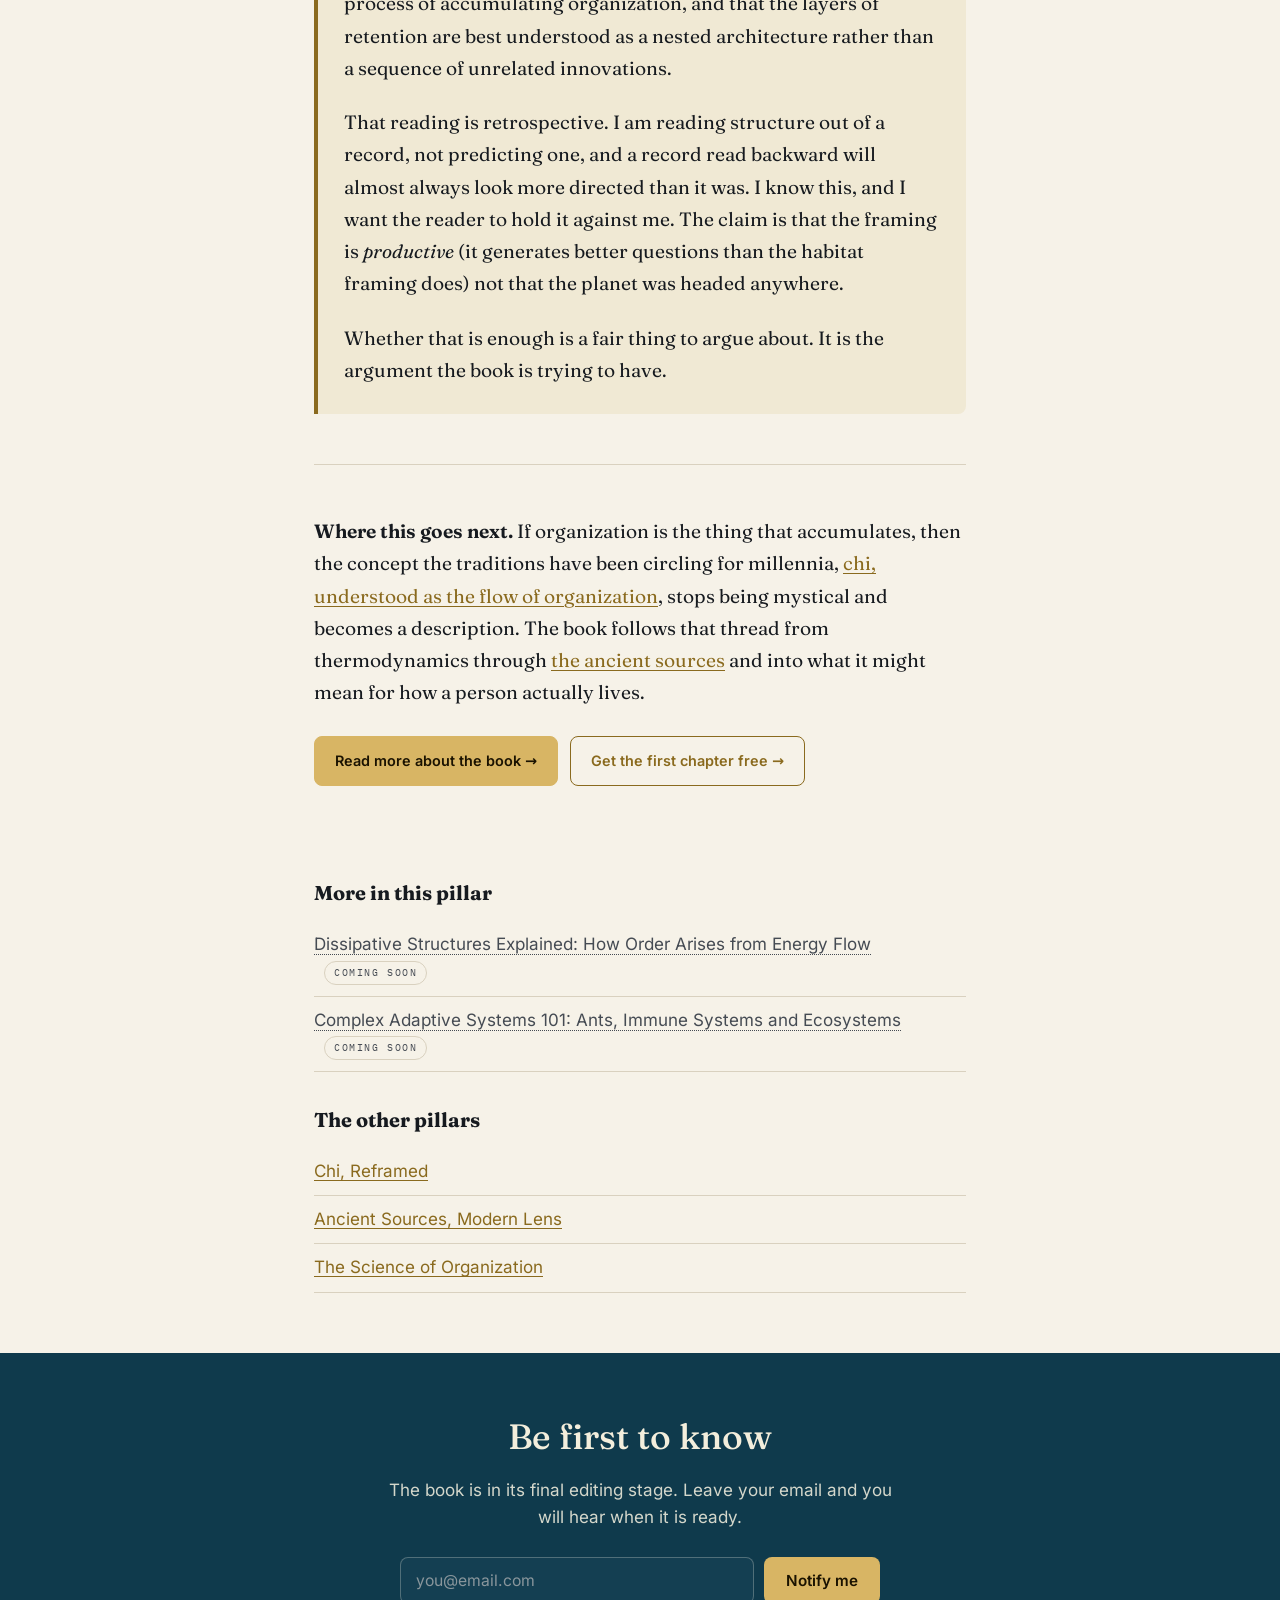
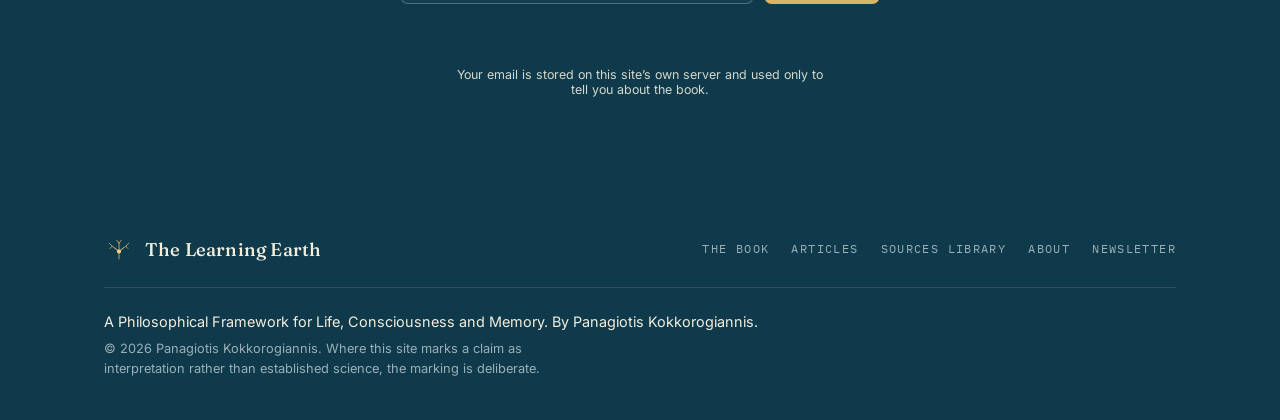
<file: earth-as-a-learning-system/index.html>
<!DOCTYPE html>
<html lang="en">
<head>
<meta charset="utf-8">
<meta name="viewport" content="width=device-width, initial-scale=1">
<title>The Earth as a Learning System: An Introduction</title>
<meta name="description" content="Life did not just adapt to Earth; it rebuilt it. What can “learning” rigorously mean for a planet? A systems engineer’s introduction.">
<meta name="robots" content="index, follow, max-image-preview:large">
<link rel="canonical" href="https://thelearningearth.com/earth-as-a-learning-system/">
<link rel="icon" type="image/svg+xml" href="/favicon.svg">
<link rel="icon" type="image/png" sizes="32x32" href="/favicon-32.png">
<link rel="icon" href="/favicon.ico" sizes="any">
<link rel="apple-touch-icon" href="/apple-touch-icon.png">
<meta name="theme-color" content="#0F3A4C">
<meta property="og:type" content="article">
<meta property="og:site_name" content="The Learning Earth">
<meta property="og:title" content="The Earth as a Learning System: An Introduction">
<meta property="og:description" content="Life did not just adapt to Earth; it rebuilt it. What can “learning” rigorously mean for a planet? A systems engineer’s introduction.">
<meta property="og:url" content="https://thelearningearth.com/earth-as-a-learning-system/">
<meta property="og:image" content="https://thelearningearth.com/assets/og/earth-as-a-learning-system.jpg">
<meta property="og:image:width" content="1200">
<meta property="og:image:height" content="630">
<meta name="twitter:card" content="summary_large_image">
<meta name="twitter:title" content="The Earth as a Learning System: An Introduction">
<meta name="twitter:description" content="Life did not just adapt to Earth; it rebuilt it. What can “learning” rigorously mean for a planet? A systems engineer’s introduction.">
<meta name="twitter:image" content="https://thelearningearth.com/assets/og/earth-as-a-learning-system.jpg">
<link rel="preload" href="/assets/fonts/fraunces-latin-wght-normal.woff2" as="font" type="font/woff2" crossorigin>
<link rel="preload" href="/assets/fonts/inter-latin-wght-normal.woff2" as="font" type="font/woff2" crossorigin>
<link rel="stylesheet" href="/assets/style.css">
<script type="application/ld+json">{"@context": "https://schema.org", "@type": "Article", "headline": "The Earth as a Learning System: An Introduction", "description": "Life did not just adapt to Earth; it rebuilt it. What can “learning” rigorously mean for a planet? A systems engineer’s introduction.", "image": ["https://thelearningearth.com/assets/og/earth-as-a-learning-system.jpg"], "author": {"@type": "Person", "name": "Panagiotis Kokkorogiannis"}, "publisher": {"@type": "Organization", "name": "The Learning Earth", "logo": {"@type": "ImageObject", "url": "https://thelearningearth.com/favicon-192.png"}}, "datePublished": "2026-10-10", "dateModified": "2026-10-10", "mainEntityOfPage": "https://thelearningearth.com/earth-as-a-learning-system/", "wordCount": 1490}</script>
<script type="application/ld+json">{"@context": "https://schema.org", "@type": "BreadcrumbList", "itemListElement": [{"@type": "ListItem", "position": 1, "name": "Home", "item": "https://thelearningearth.com/"}, {"@type": "ListItem", "position": 2, "name": "Articles", "item": "https://thelearningearth.com/articles/"}, {"@type": "ListItem", "position": 3, "name": "The Earth as a Learning System: An Introduction", "item": "https://thelearningearth.com/earth-as-a-learning-system/"}]}</script>
</head>
<body>
<a class="skip" href="#main">Skip to content</a>
<header class="site-header">
<div class="wrap bar">
<a class="brand" href="/" aria-label="The Learning Earth, home"><svg class="mark" viewBox="0 0 40 40" aria-hidden="true"><g stroke="#D8B564" stroke-width="1.2" stroke-linecap="round" fill="none" opacity=".9"><path d="M20 32 L20 22"/><path d="M20 22 L11 15"/><path d="M20 22 L29 15"/><path d="M20 22 L20 11"/><path d="M20 22 L14 17"/><path d="M20 22 L26 17"/><path d="M11 15 L7 11"/><path d="M11 15 L8 18"/><path d="M29 15 L33 11"/><path d="M29 15 L32 18"/><path d="M20 11 L17 7"/><path d="M20 11 L23 7"/></g><circle cx="20" cy="22" r="2.8" fill="#F5D37A"/></svg><span>The Learning Earth</span></a>
<nav aria-label="Main"><ul><li><a href="/book/">The Book</a></li><li><a href="/articles/" aria-current="page">Articles</a></li><li><a href="/sources/">Sources Library</a></li><li><a href="/about/">About</a></li><li><a href="/newsletter/">Newsletter</a></li></ul></nav>
</div>
</header>
<main id="main">
<article>
<header class="art-head">
<div class="wrap-narrow">
<p class="kicker"><span>Earth as a Learning System</span><span class="dot">&middot;</span><span>Cornerstone</span></p>
<h1>The Earth as a Learning System: An Introduction</h1>
<p class="dek">Life did not just adapt to Earth; it rebuilt it. What can “learning” rigorously mean for a planet? A systems engineer’s introduction.</p>
<p class="byline">By Panagiotis Kokkorogiannis<span class="dot">&middot;</span>10 October 2026<span class="dot">&middot;</span>7 min read</p>
</div>
</header>
<figure class="hero">
<img src="/assets/img/earth-learning-system.webp" width="1200" height="658" alt="Layered strata spiral outward from a tree-root trunk, carrying fossils and rivers toward a translucent human figure and a modern landscape." fetchpriority="high"><figcaption>Layers of retention: each stage keeps what the one before it learned.</figcaption>
</figure>
<div class="prose wrap-narrow">
<nav class="toc" aria-label="In this article"><p class="toc-title">In this article</p><ol><li><a href="#the-gaia-problem-stated-fairly">The Gaia problem, stated fairly</a></li><li><a href="#what-learning-can-rigorously-mean">What “learning” can rigorously mean</a></li><li><a href="#what-has-actually-accumulated">What has actually accumulated</a></li><li><a href="#two-clocks">Two clocks</a></li><li><a href="#where-the-boundary-sits">Where the boundary sits</a></li></ol></nav>
<p>The standard account is simple. The Earth is a habitat. It has certain physical properties (distance from a star, mass, atmosphere, liquid water) and life arose within those properties and adapted to them. The planet is the stage. Life is what happens on it.</p>
<p>That account is not wrong. It is incomplete, and the incompleteness is not subtle once you look for it.</p>
<p>The atmosphere you are breathing is roughly twenty-one percent oxygen. That is not a geological given. It is waste. Photosynthetic organisms produced it over hundreds of millions of years, and in producing it they poisoned most of what was alive at the time and permanently altered the planet&rsquo;s chemistry, its mineralogy, and its capacity to support everything that came afterward. The stage was rebuilt by the actors.</p>
<p>Once you notice this you notice it everywhere. Soil is a biological product. The nitrogen cycle is biologically driven. Ocean chemistry, the carbon cycle, the composition of sedimentary rock, the very existence of a magnetically shielded oxygenated surface environment: each is coupled to what life has been doing. The relationship between planet and biosphere has never been one-directional.</p>
<p>The honest description is not &ldquo;life on a planet.&rdquo; It is a single coupled system in which the distinction between organism and environment is a convenience of scale rather than a fact about the world.</p>
<h2 id="the-gaia-problem-stated-fairly">The Gaia problem, stated fairly</h2>
<p>James Lovelock and Lynn Margulis reached this conclusion in the 1970s and gave it a name. The Gaia hypothesis proposed that Earth&rsquo;s surface conditions are actively regulated by the biosphere in ways that keep the system habitable: a planetary homeostasis.</p>
<p>The evidence for coupling is strong and has only strengthened. The evidence for <em>regulation</em> runs into trouble, and the objection is worth stating at full strength.</p>
<p>Homeostasis in an organism exists because organisms that failed to maintain it did not reproduce. Natural selection built the thermostat. There is only one Earth. There is no population of planets, no differential reproduction, no mechanism by which a well-regulating planet could outcompete a badly regulating one. This is the selection problem, and it is the central objection to strong formulations of Gaia. It has never been fully answered.</p>
<p>What survives the objection is weaker and more interesting. You do not need selection to explain <em>feedback</em>. Coupled systems generate feedback loops as a matter of course, some stabilizing, some amplifying, and a system full of them will exhibit periods of apparent regulation without anyone having designed a thermostat. It will also exhibit catastrophic runaway, which the Earth has done repeatedly. Snowball glaciations and mass extinctions are not the behaviour of a well-regulated organism. They are the behaviour of a complex system with feedback, which is a different and less flattering thing.</p>
<p>I take the weaker claim. Not a self-regulating superorganism. A complex adaptive system, with everything unruly that implies.</p>
<h2 id="what-learning-can-rigorously-mean">What &ldquo;learning&rdquo; can rigorously mean</h2>
<p>The word in my title is doing the most work and carries the most risk, so let me pin it down.</p>
<p>I am not claiming the planet has a mind, intends outcomes, or is working toward a goal. If that is what &ldquo;learning Earth&rdquo; suggests, the phrase is a liability rather than an asset.</p>
<p>Define the term at its minimum: <strong>a system learns if it retains structure from past states in a way that changes how it responds to future ones.</strong></p>
<p>That definition requires no consciousness, no intention, and no purpose. It requires three things only: a mechanism of retention, a persistence of that retention through time, and a causal effect of the retained structure on subsequent behaviour. An immune system meets it. A river delta meets it in a limited sense; its channels record its history and constrain its future flow. A thermostat does not, because it retains nothing.</p>
<p>By this definition, the question of whether the Earth learns is not mystical. It is empirical, or at least it is the kind of question that admits evidence. Does the planetary system retain structure from its past in ways that change its subsequent behaviour?</p>
<p>The answer is obviously yes. The interesting part is not the answer but the inventory.</p>
<h2 id="what-has-actually-accumulated">What has actually accumulated</h2>
<p>Run the record forward and something specific happens. Each major transition creates a new layer of retention, and each new layer handles information the previous ones could not.</p>
<p>Chemistry retains structure in molecular configuration, slowly, and only in aggregate. Genetic inheritance retains it far more precisely and transmits it across generations, but it can only update at the speed of reproduction. Nervous systems retain structure within a single lifetime, at speeds no genome can approach, and can therefore respond to conditions that change faster than generations turn over. Language externalizes the retention so that it survives the organism holding it. Writing removes the requirement that anyone remember. Digital storage removes the requirement that anyone read it before it is needed.</p>
<p>The pattern in that sequence is what I call <strong>nested delegation</strong>. Each layer does not replace the one below it; it sits on top and delegates the slower work downward. Your genome still does what genomes do. Your nervous system handles what the genome cannot handle fast enough. Culture handles what a single nervous system cannot hold. Nothing was discarded, and each addition increased the total rate at which the system as a whole can incorporate its own history.</p>
<p>That acceleration is measurable in a rough way. Billions of years to move from chemistry to cells. Hundreds of millions to nervous systems. On the order of a hundred thousand years to behavioral modernity (the earliest unambiguously symbolic artefacts, the pierced shell beads of Bizmoune Cave in Morocco, are dated to roughly 142,000 years ago). Thousands to writing. Decades to global digital infrastructure. Whatever else is going on, the interval between transitions is collapsing, and it is collapsing across a single continuous physical system.</p>
<p>I go through the physics that permits this in <a href="/science/">The Science Behind The Learning Earth</a>, and the thermodynamics of why structure accumulates at all in <span class="soon" title="Coming soon">Dissipative Structures Explained</span>.</p>
<h2 id="two-clocks">Two clocks</h2>
<p>There is a constraint on all of this that gets very little attention, and it is the point where the argument becomes properly speculative.</p>
<p>The Sun has a lifecycle. Its luminosity has increased roughly thirty percent since the Earth formed and continues to increase. In something on the order of a billion years it will have made the surface uninhabitable for complex life, regardless of what happens to us. That is one clock, and it runs on stellar physics.</p>
<p>The Earth has its own lifecycle. Its internal heat is finite, plate tectonics will eventually cease, the magnetic field that shields the atmosphere depends on a molten core, and the accumulation of biological complexity took four billion years to reach its current state. That is a second clock, and it runs on planetary physics.</p>
<p>These two clocks are independent. There is no reason they should align. And the window in which a planet can host high-complexity organization is the <em>overlap</em> between them: the interval where the star is stable enough and the planet is still geologically active enough, simultaneously.</p>
<p>Astrobiology has spent most of its effort on a spatial question: where are the habitable planets? The two-clock framing suggests the harder question is temporal. Not where, but <em>when</em>, and how narrow the overlap tends to be. In the book I call this the Dual-Trajectory model. It is a framing, not a result. It reorganizes the question. It does not answer it.</p>
<aside class="boundary" aria-label="Epistemic boundary"><p class="boundary-label">The boundary</p><h2 id="where-the-boundary-sits">Where the boundary sits</h2>
<p>What is established: the biosphere and the planet are physically coupled and have co-modified each other for billions of years. Complex adaptive systems exhibit emergent behaviour their components lack. Structure has demonstrably accumulated, and the intervals between major transitions have shortened.</p>
<p>What is my reading: that this record reads coherently as a single process of accumulating organization, and that the layers of retention are best understood as a nested architecture rather than a sequence of unrelated innovations.</p>
<p>That reading is retrospective. I am reading structure out of a record, not predicting one, and a record read backward will almost always look more directed than it was. I know this, and I want the reader to hold it against me. The claim is that the framing is <em>productive</em> (it generates better questions than the habitat framing does) not that the planet was headed anywhere.</p>
<p>Whether that is enough is a fair thing to argue about. It is the argument the book is trying to have.</p>
</aside><hr />
<p><strong>Where this goes next.</strong> If organization is the thing that accumulates, then the concept the traditions have been circling for millennia, <a href="/chi/">chi, understood as the flow of organization</a>, stops being mystical and becomes a description. The book follows that thread from thermodynamics through <a href="/sources/">the ancient sources</a> and into what it might mean for how a person actually lives.</p>
<div class="cta"><a class="btn" href="/book/">Read more about the book →</a><a class="btn btn-ghost" href="/newsletter/">Get the first chapter free →</a></div>
</div>
<section class="more wrap-narrow" aria-labelledby="more-h">
<h2 id="more-h">More in this pillar</h2><ul class="pillar-list"><li><span class="soon">Dissipative Structures Explained: How Order Arises from Energy Flow</span><span class="tag">Coming soon</span></li><li><span class="soon">Complex Adaptive Systems 101: Ants, Immune Systems and Ecosystems</span><span class="tag">Coming soon</span></li></ul>
<h2>The other pillars</h2><ul class="plain-list"><li><a href="/chi/">Chi, Reframed</a></li><li><a href="/sources/">Ancient Sources, Modern Lens</a></li><li><a href="/science/">The Science of Organization</a></li></ul>
</section>
<section class="signup-band" aria-labelledby="sb-h"><div class="wrap-narrow">
<h2 id="sb-h">Be first to know</h2>
<p>The book is in its final editing stage. Leave your email and you will hear when it is ready.</p>
<form class="notify" data-endpoint="/subscribe.php" novalidate>
<label class="sr-only" for="email-a">Email address</label>
<input type="email" id="email-a" name="email" placeholder="you@email.com" autocomplete="email" required>
<button type="submit">Notify me</button>
<p class="form-note" role="status" aria-live="polite"></p>
<p class="form-fine">Your email is stored on this site’s own server and used only to tell you about the book.</p>
</form>
</div></section>
</article>
</main>
<footer class="site-footer">
<div class="wrap">
<div class="foot-top"><a class="brand" href="/"><svg class="mark" viewBox="0 0 40 40" aria-hidden="true"><g stroke="#D8B564" stroke-width="1.2" stroke-linecap="round" fill="none" opacity=".9"><path d="M20 32 L20 22"/><path d="M20 22 L11 15"/><path d="M20 22 L29 15"/><path d="M20 22 L20 11"/><path d="M20 22 L14 17"/><path d="M20 22 L26 17"/><path d="M11 15 L7 11"/><path d="M11 15 L8 18"/><path d="M29 15 L33 11"/><path d="M29 15 L32 18"/><path d="M20 11 L17 7"/><path d="M20 11 L23 7"/></g><circle cx="20" cy="22" r="2.8" fill="#F5D37A"/></svg><span>The Learning Earth</span></a><nav aria-label="Footer"><a href="/book/">The Book</a><a href="/articles/">Articles</a><a href="/sources/">Sources Library</a><a href="/about/">About</a><a href="/newsletter/">Newsletter</a></nav></div>
<p class="foot-note">A Philosophical Framework for Life, Consciousness and Memory. By Panagiotis Kokkorogiannis.</p>
<p class="foot-legal">&copy; 2026 Panagiotis Kokkorogiannis. Where this site marks a claim as interpretation rather than established science, the marking is deliberate.</p>
</div>
</footer>
<script src="/assets/site.js" defer></script>
</body>
</html>
</file>
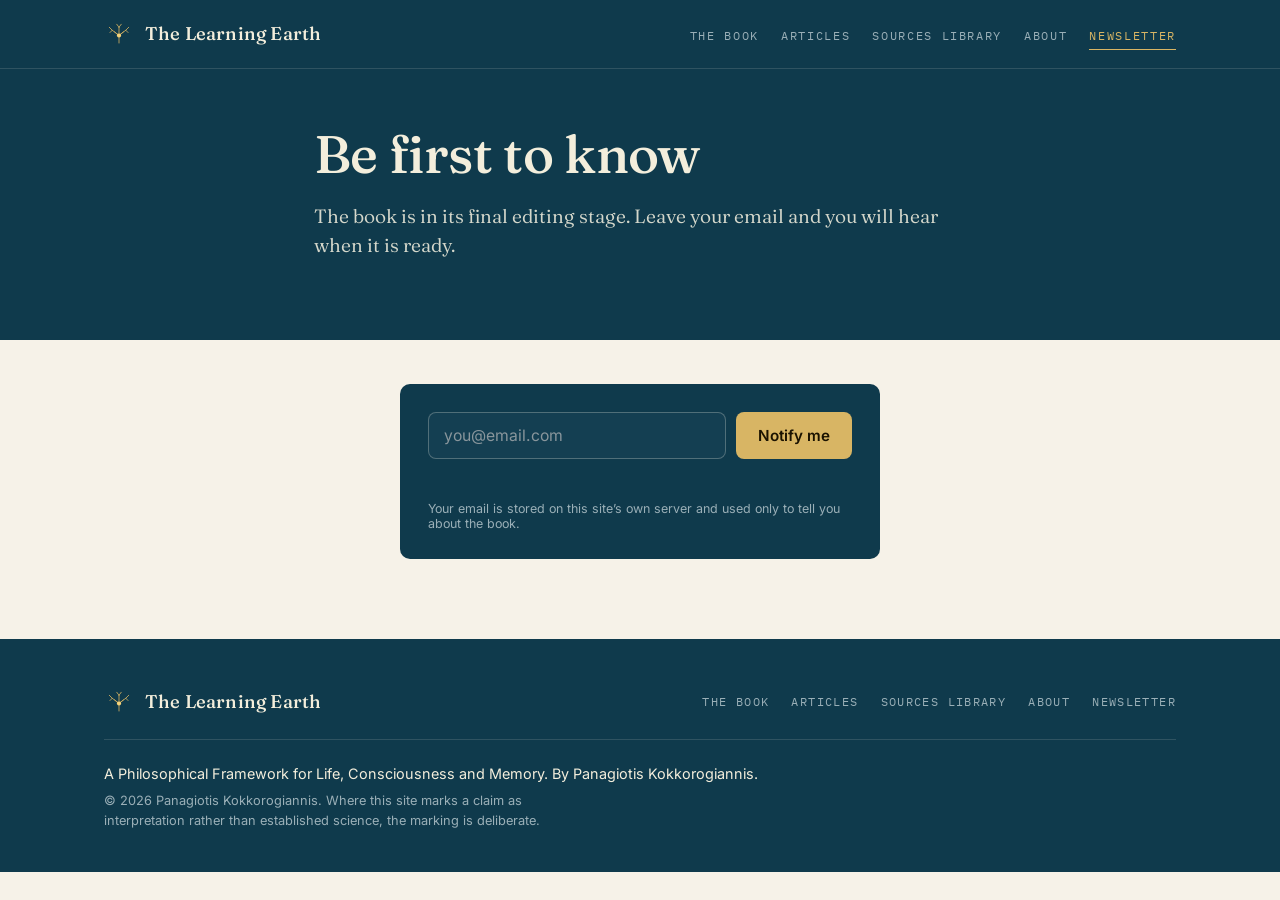
<file: newsletter/index.html>
<!DOCTYPE html>
<html lang="en">
<head>
<meta charset="utf-8">
<meta name="viewport" content="width=device-width, initial-scale=1">
<title>Newsletter | The Learning Earth</title>
<meta name="description" content="Be first to know when The Learning Earth is published.">
<meta name="robots" content="index, follow, max-image-preview:large">
<link rel="canonical" href="https://thelearningearth.com/newsletter/">
<link rel="icon" type="image/svg+xml" href="/favicon.svg">
<link rel="icon" type="image/png" sizes="32x32" href="/favicon-32.png">
<link rel="icon" href="/favicon.ico" sizes="any">
<link rel="apple-touch-icon" href="/apple-touch-icon.png">
<meta name="theme-color" content="#0F3A4C">
<meta property="og:type" content="article">
<meta property="og:site_name" content="The Learning Earth">
<meta property="og:title" content="Newsletter">
<meta property="og:description" content="Be first to know when The Learning Earth is published.">
<meta property="og:url" content="https://thelearningearth.com/newsletter/">
<meta property="og:image" content="https://thelearningearth.com/assets/og/home.jpg">
<meta property="og:image:width" content="1200">
<meta property="og:image:height" content="630">
<meta name="twitter:card" content="summary_large_image">
<meta name="twitter:title" content="Newsletter">
<meta name="twitter:description" content="Be first to know when The Learning Earth is published.">
<meta name="twitter:image" content="https://thelearningearth.com/assets/og/home.jpg">
<link rel="preload" href="/assets/fonts/fraunces-latin-wght-normal.woff2" as="font" type="font/woff2" crossorigin>
<link rel="preload" href="/assets/fonts/inter-latin-wght-normal.woff2" as="font" type="font/woff2" crossorigin>
<link rel="stylesheet" href="/assets/style.css">
<script type="application/ld+json">{"@context": "https://schema.org", "@type": "BreadcrumbList", "itemListElement": [{"@type": "ListItem", "position": 1, "name": "Home", "item": "https://thelearningearth.com/"}, {"@type": "ListItem", "position": 2, "name": "Newsletter", "item": "https://thelearningearth.com/newsletter/"}]}</script>
</head>
<body>
<a class="skip" href="#main">Skip to content</a>
<header class="site-header">
<div class="wrap bar">
<a class="brand" href="/" aria-label="The Learning Earth, home"><svg class="mark" viewBox="0 0 40 40" aria-hidden="true"><g stroke="#D8B564" stroke-width="1.2" stroke-linecap="round" fill="none" opacity=".9"><path d="M20 32 L20 22"/><path d="M20 22 L11 15"/><path d="M20 22 L29 15"/><path d="M20 22 L20 11"/><path d="M20 22 L14 17"/><path d="M20 22 L26 17"/><path d="M11 15 L7 11"/><path d="M11 15 L8 18"/><path d="M29 15 L33 11"/><path d="M29 15 L32 18"/><path d="M20 11 L17 7"/><path d="M20 11 L23 7"/></g><circle cx="20" cy="22" r="2.8" fill="#F5D37A"/></svg><span>The Learning Earth</span></a>
<nav aria-label="Main"><ul><li><a href="/book/">The Book</a></li><li><a href="/articles/">Articles</a></li><li><a href="/sources/">Sources Library</a></li><li><a href="/about/">About</a></li><li><a href="/newsletter/" aria-current="page">Newsletter</a></li></ul></nav>
</div>
</header>
<main id="main">
<header class="page-head"><div class="wrap-narrow"><h1>Be first to know</h1>
<p class="dek">The book is in its final editing stage. Leave your email and you will hear when it is ready.</p></div></header>
<div class="wrap-narrow newsletter"><form class="notify" data-endpoint="/subscribe.php" novalidate>
<label class="sr-only" for="email-n">Email address</label>
<input type="email" id="email-n" name="email" placeholder="you@email.com" autocomplete="email" required>
<button type="submit">Notify me</button>
<p class="form-note" role="status" aria-live="polite"></p>
<p class="form-fine">Your email is stored on this site’s own server and used only to tell you about the book.</p>
</form></div>
</main>
<footer class="site-footer">
<div class="wrap">
<div class="foot-top"><a class="brand" href="/"><svg class="mark" viewBox="0 0 40 40" aria-hidden="true"><g stroke="#D8B564" stroke-width="1.2" stroke-linecap="round" fill="none" opacity=".9"><path d="M20 32 L20 22"/><path d="M20 22 L11 15"/><path d="M20 22 L29 15"/><path d="M20 22 L20 11"/><path d="M20 22 L14 17"/><path d="M20 22 L26 17"/><path d="M11 15 L7 11"/><path d="M11 15 L8 18"/><path d="M29 15 L33 11"/><path d="M29 15 L32 18"/><path d="M20 11 L17 7"/><path d="M20 11 L23 7"/></g><circle cx="20" cy="22" r="2.8" fill="#F5D37A"/></svg><span>The Learning Earth</span></a><nav aria-label="Footer"><a href="/book/">The Book</a><a href="/articles/">Articles</a><a href="/sources/">Sources Library</a><a href="/about/">About</a><a href="/newsletter/">Newsletter</a></nav></div>
<p class="foot-note">A Philosophical Framework for Life, Consciousness and Memory. By Panagiotis Kokkorogiannis.</p>
<p class="foot-legal">&copy; 2026 Panagiotis Kokkorogiannis. Where this site marks a claim as interpretation rather than established science, the marking is deliberate.</p>
</div>
</footer>
<script src="/assets/site.js" defer></script>
</body>
</html>
</file>
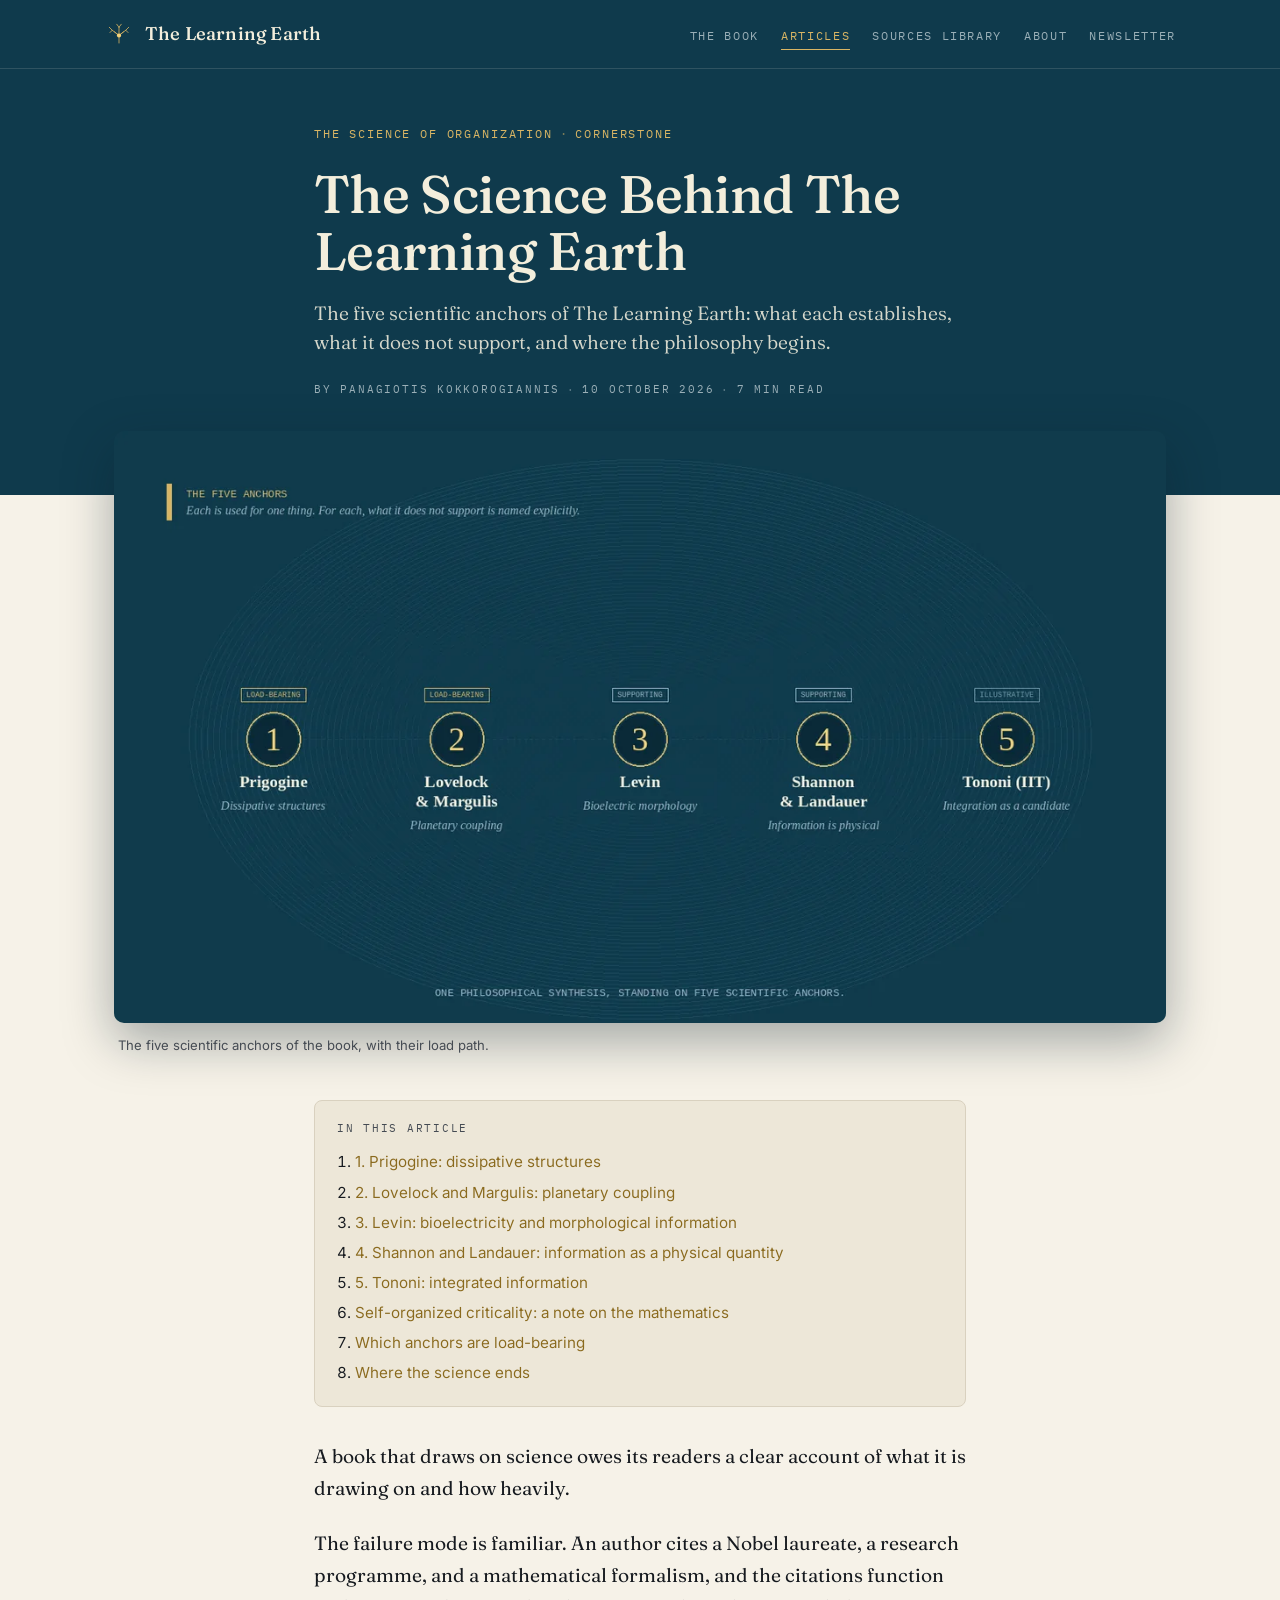
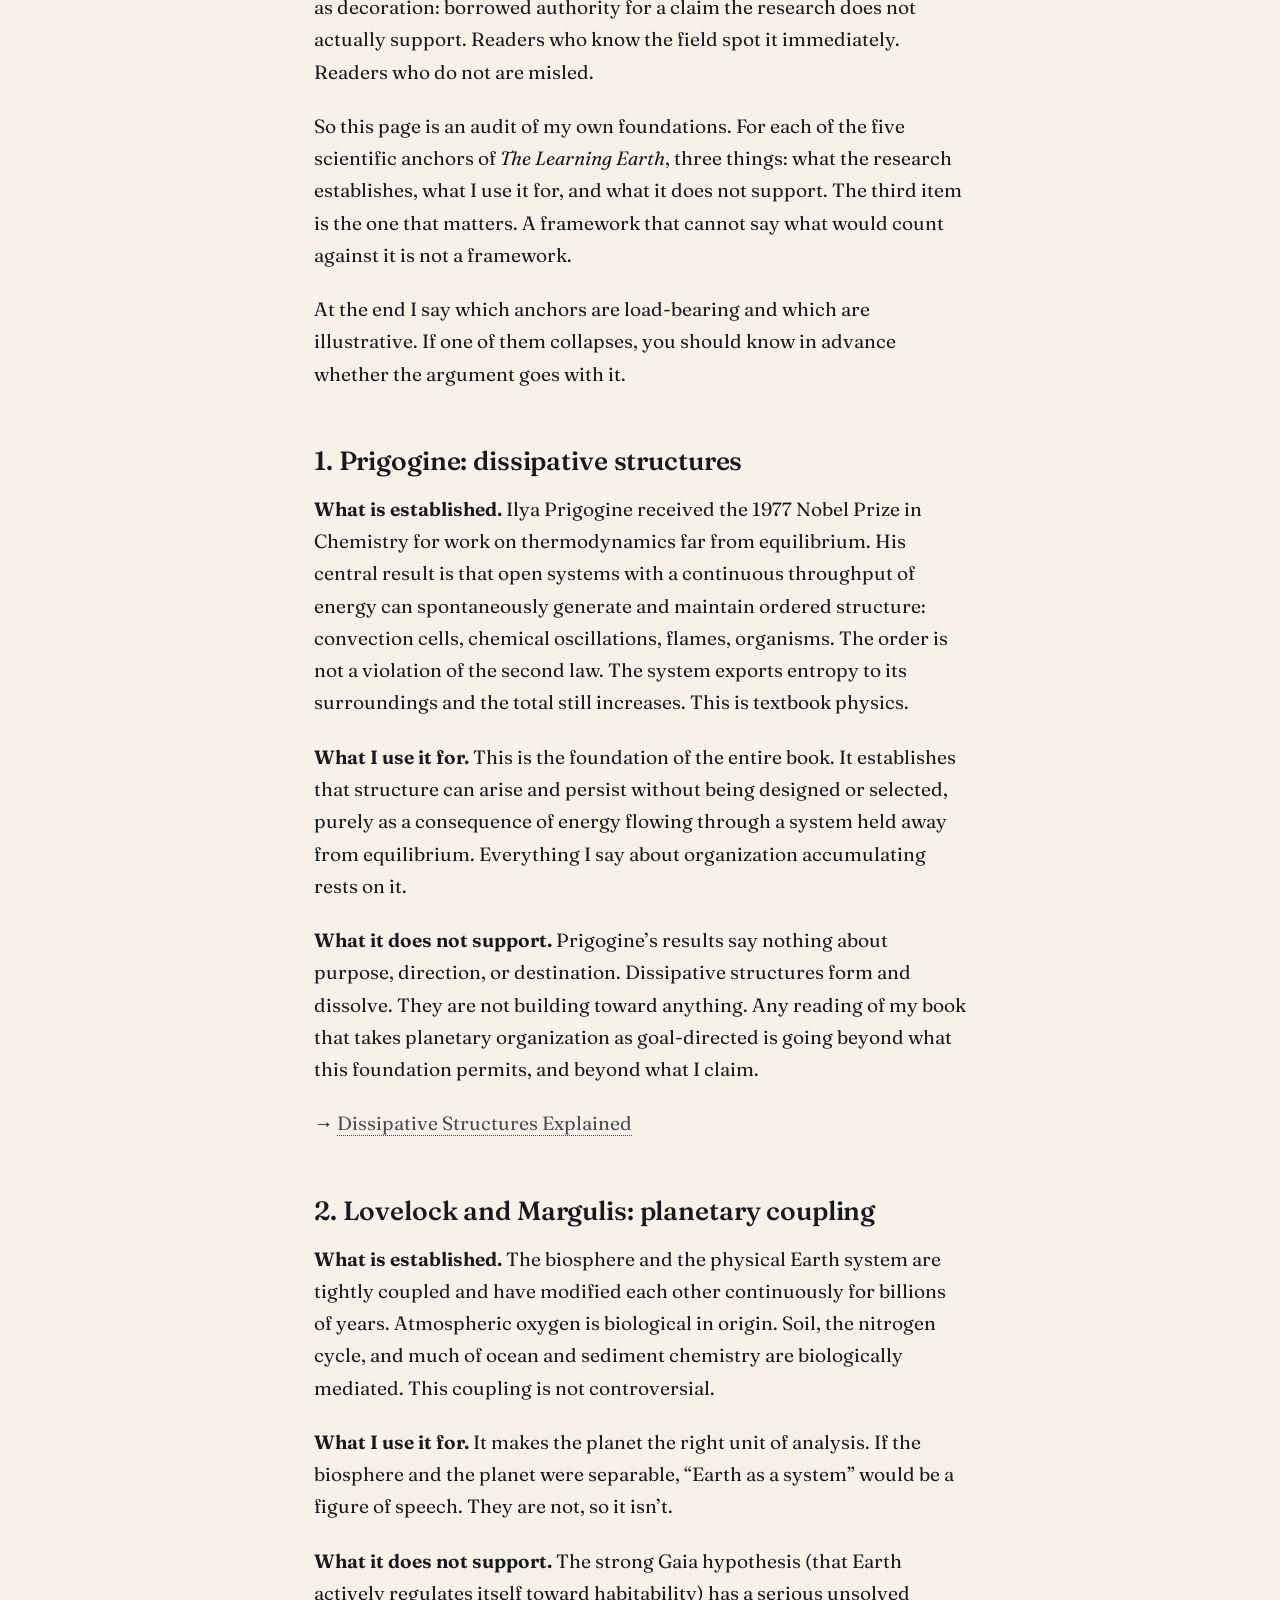
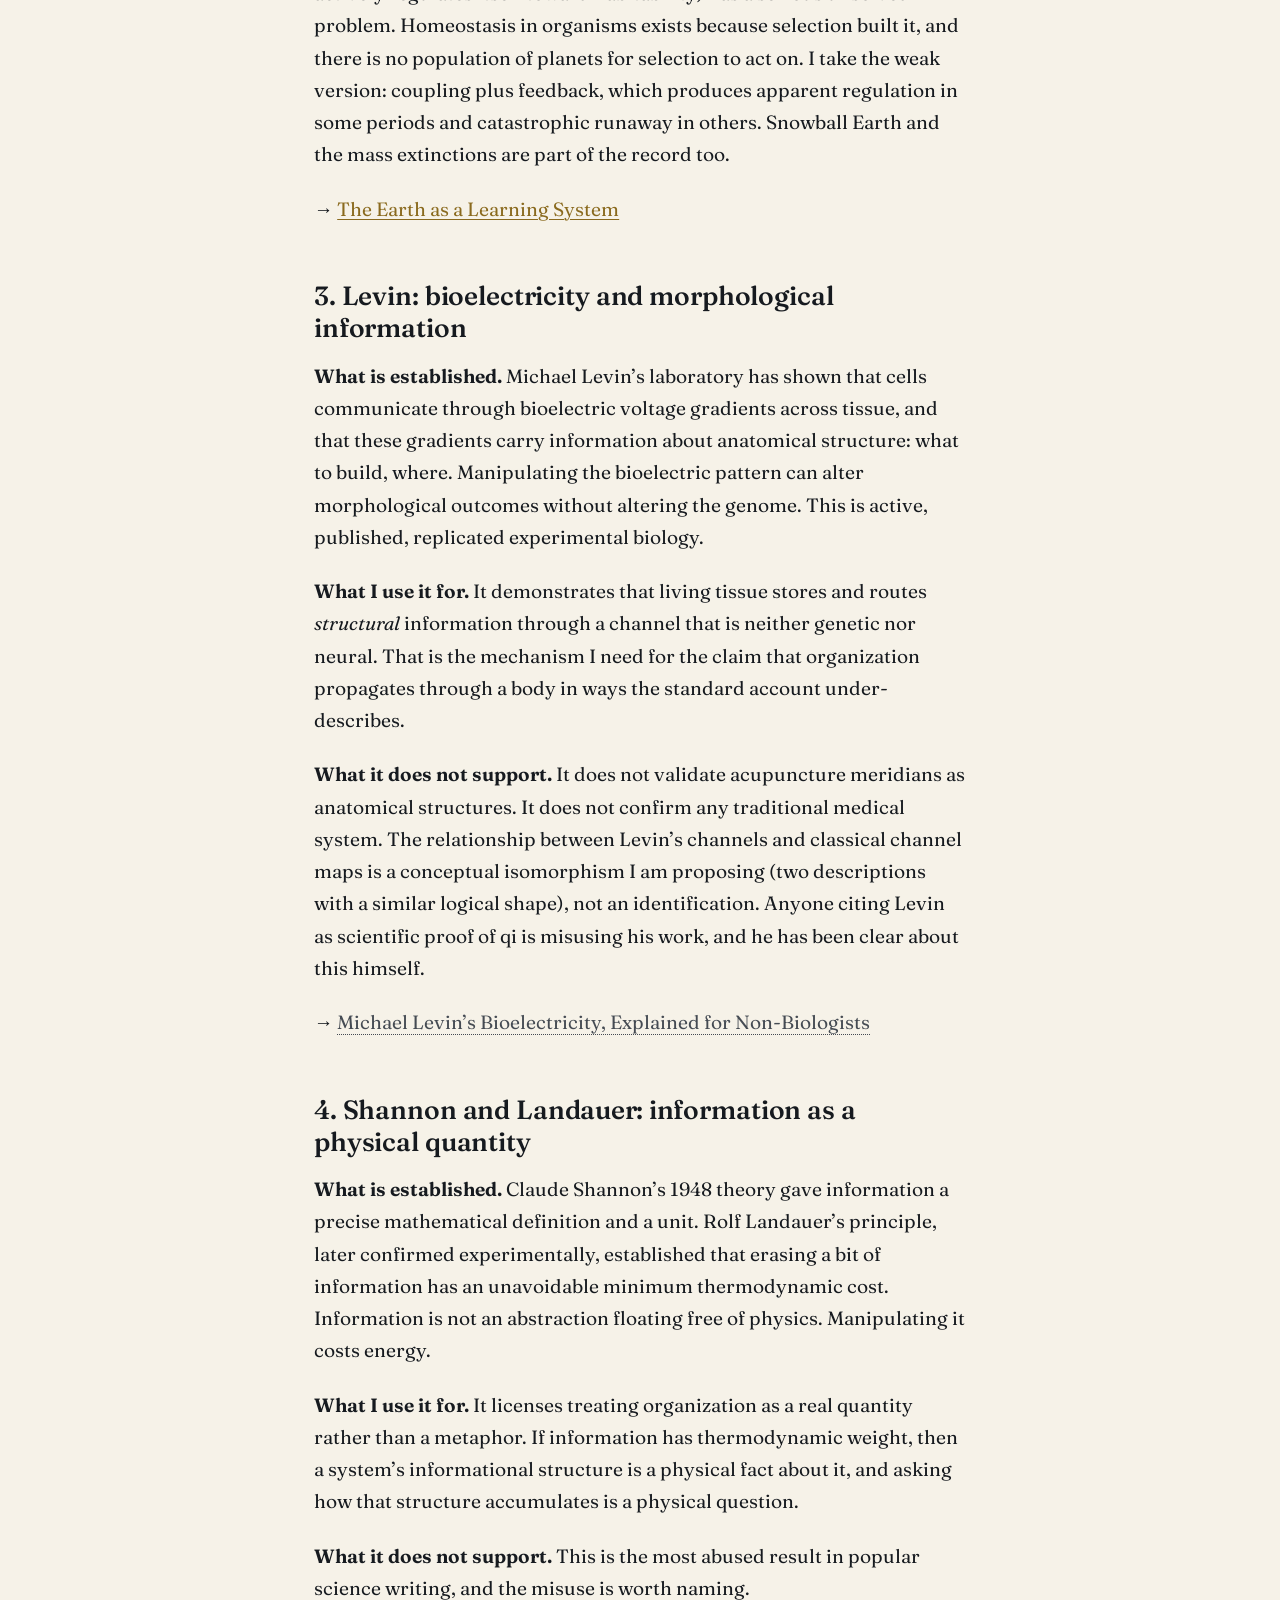
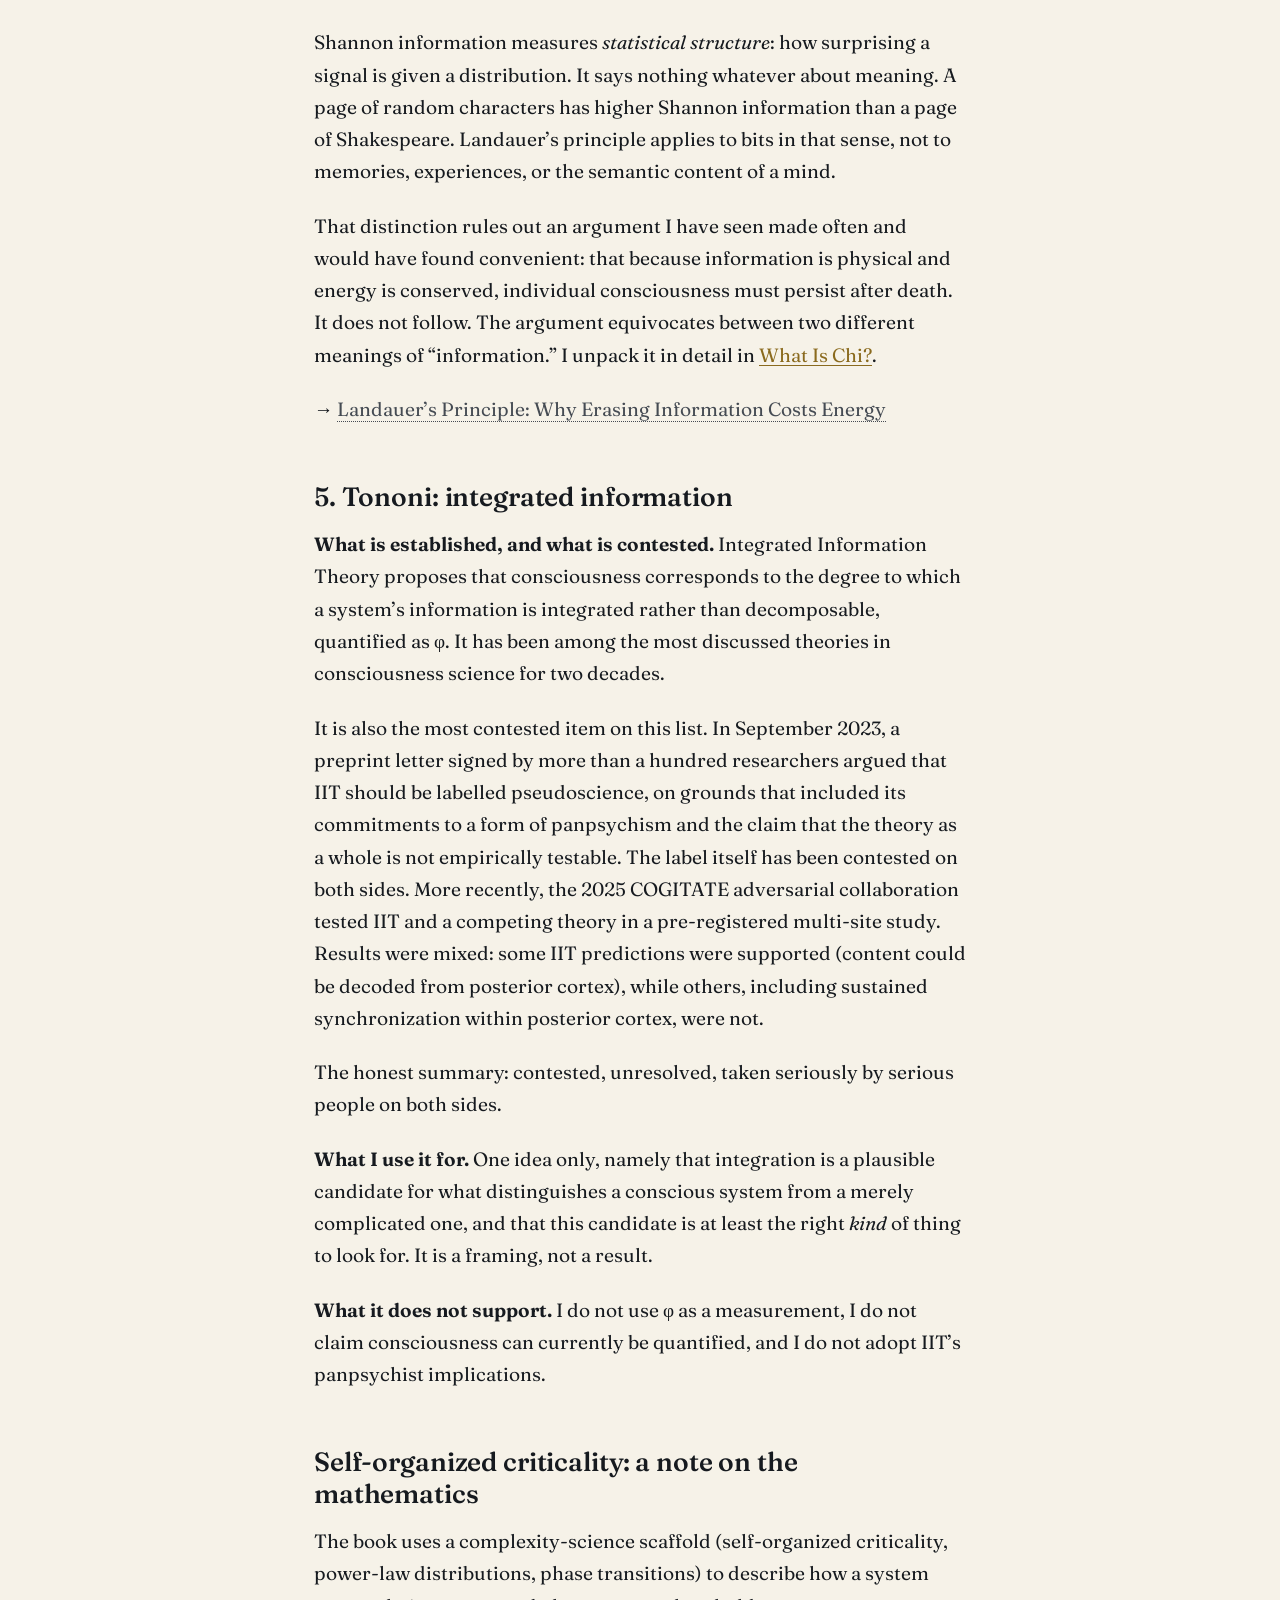
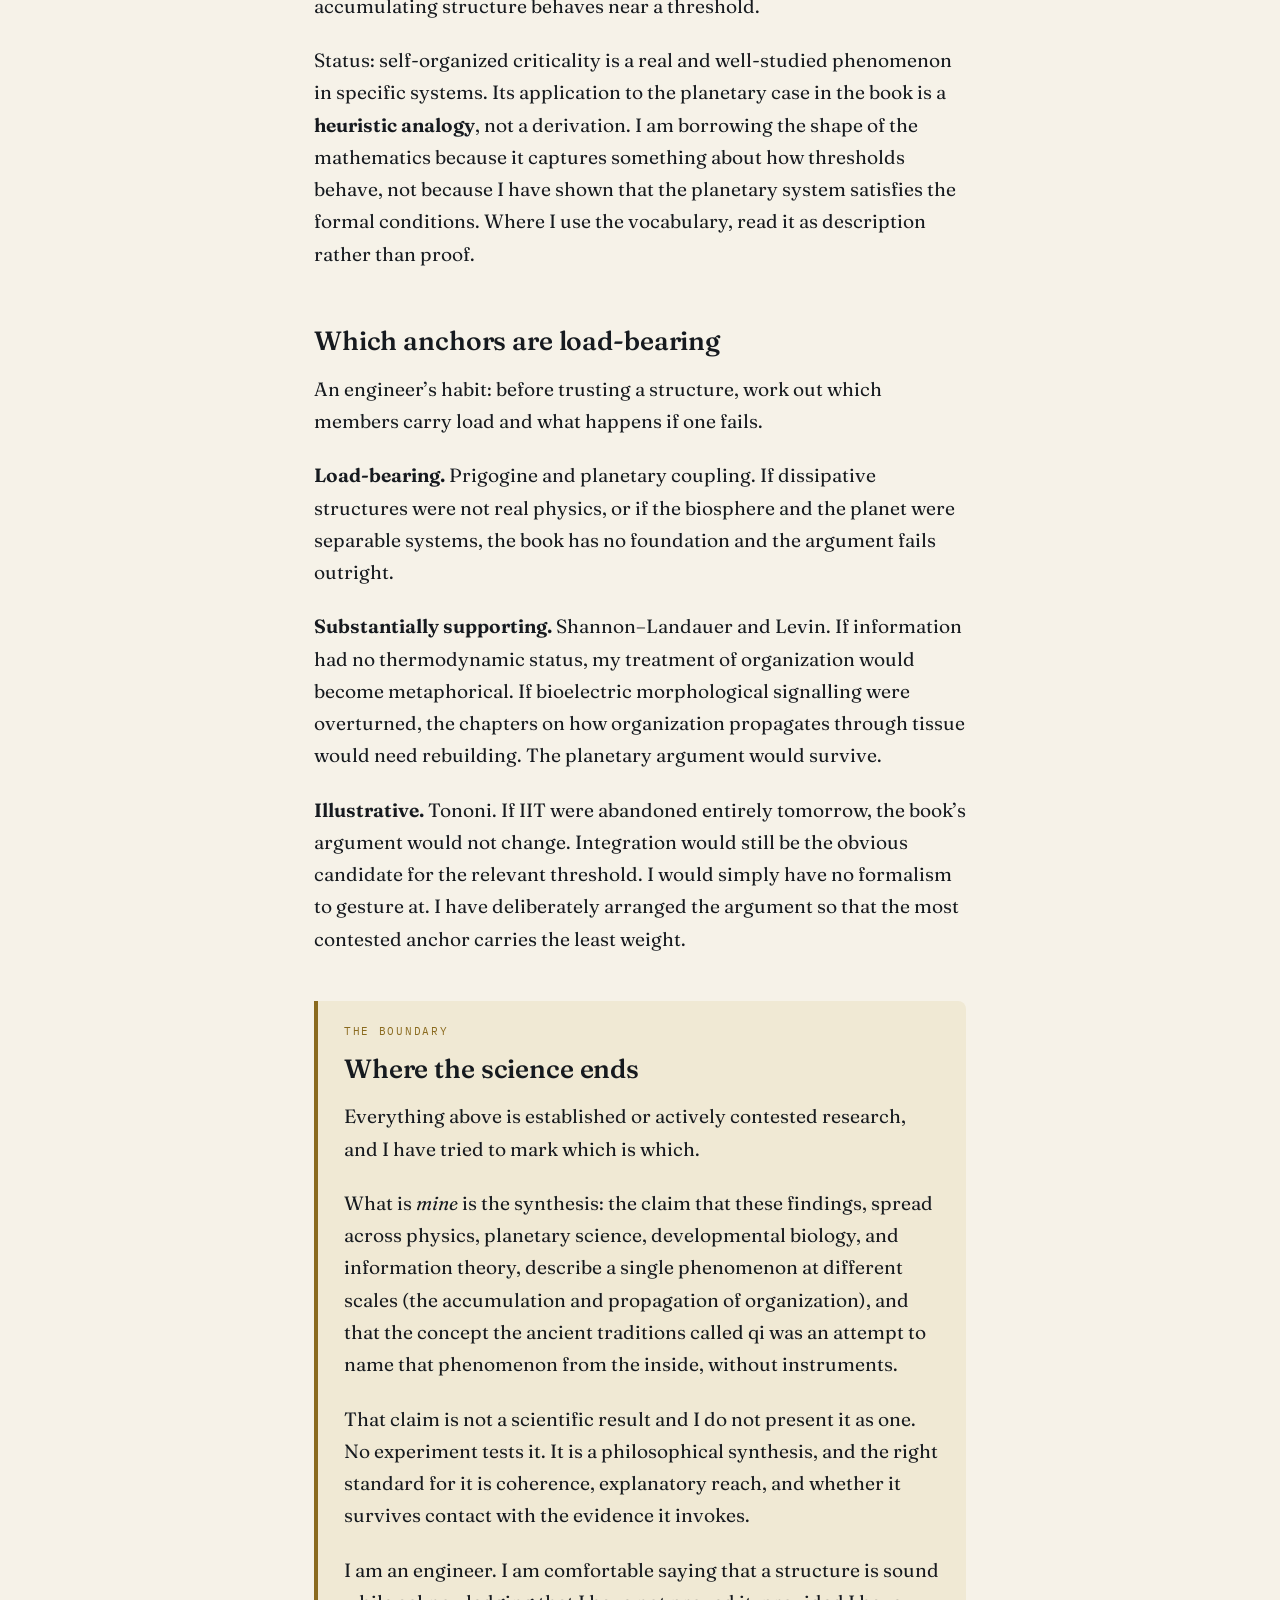
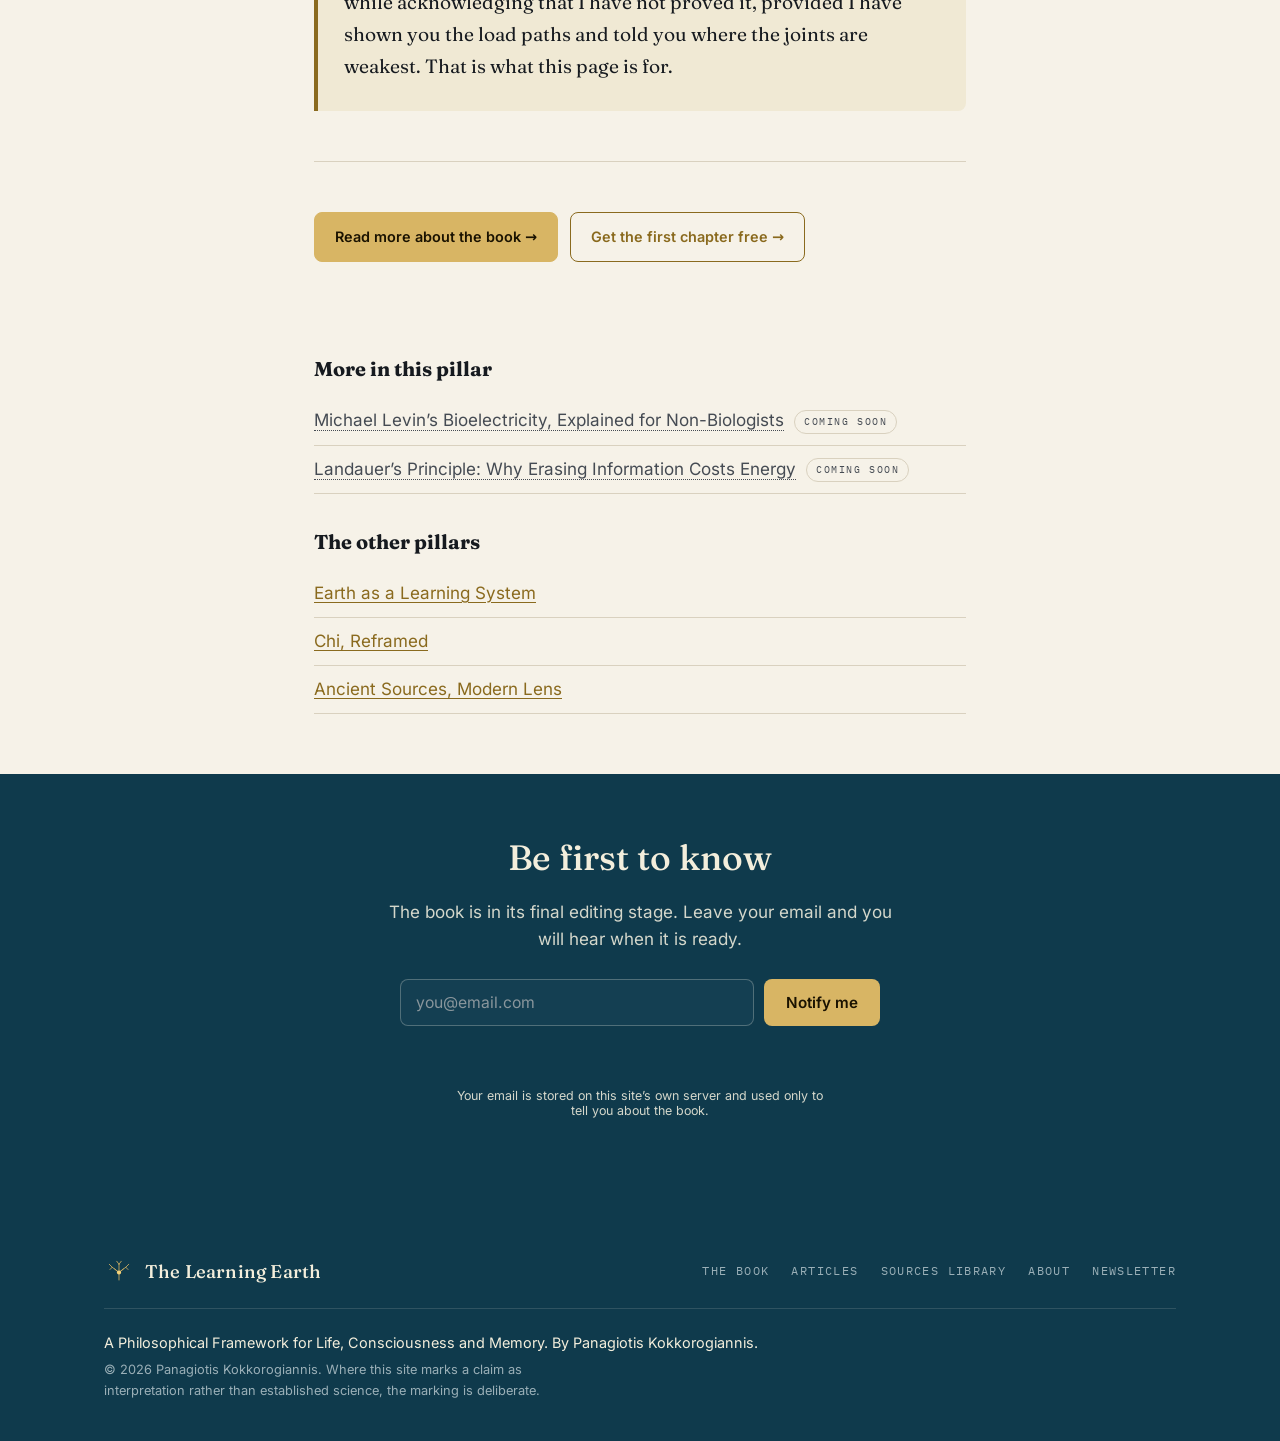
<file: science/index.html>
<!DOCTYPE html>
<html lang="en">
<head>
<meta charset="utf-8">
<meta name="viewport" content="width=device-width, initial-scale=1">
<title>The Science Behind The Learning Earth | The Learning Earth</title>
<meta name="description" content="The five scientific anchors of The Learning Earth: what each establishes, what it does not support, and where the philosophy begins.">
<meta name="robots" content="index, follow, max-image-preview:large">
<link rel="canonical" href="https://thelearningearth.com/science/">
<link rel="icon" type="image/svg+xml" href="/favicon.svg">
<link rel="icon" type="image/png" sizes="32x32" href="/favicon-32.png">
<link rel="icon" href="/favicon.ico" sizes="any">
<link rel="apple-touch-icon" href="/apple-touch-icon.png">
<meta name="theme-color" content="#0F3A4C">
<meta property="og:type" content="article">
<meta property="og:site_name" content="The Learning Earth">
<meta property="og:title" content="The Science Behind The Learning Earth">
<meta property="og:description" content="The five scientific anchors of The Learning Earth: what each establishes, what it does not support, and where the philosophy begins.">
<meta property="og:url" content="https://thelearningearth.com/science/">
<meta property="og:image" content="https://thelearningearth.com/assets/og/science.jpg">
<meta property="og:image:width" content="1200">
<meta property="og:image:height" content="630">
<meta name="twitter:card" content="summary_large_image">
<meta name="twitter:title" content="The Science Behind The Learning Earth">
<meta name="twitter:description" content="The five scientific anchors of The Learning Earth: what each establishes, what it does not support, and where the philosophy begins.">
<meta name="twitter:image" content="https://thelearningearth.com/assets/og/science.jpg">
<link rel="preload" href="/assets/fonts/fraunces-latin-wght-normal.woff2" as="font" type="font/woff2" crossorigin>
<link rel="preload" href="/assets/fonts/inter-latin-wght-normal.woff2" as="font" type="font/woff2" crossorigin>
<link rel="stylesheet" href="/assets/style.css">
<script type="application/ld+json">{"@context": "https://schema.org", "@type": "Article", "headline": "The Science Behind The Learning Earth", "description": "The five scientific anchors of The Learning Earth: what each establishes, what it does not support, and where the philosophy begins.", "image": ["https://thelearningearth.com/assets/og/science.jpg"], "author": {"@type": "Person", "name": "Panagiotis Kokkorogiannis"}, "publisher": {"@type": "Organization", "name": "The Learning Earth", "logo": {"@type": "ImageObject", "url": "https://thelearningearth.com/favicon-192.png"}}, "datePublished": "2026-10-10", "dateModified": "2026-10-10", "mainEntityOfPage": "https://thelearningearth.com/science/", "wordCount": 1587}</script>
<script type="application/ld+json">{"@context": "https://schema.org", "@type": "BreadcrumbList", "itemListElement": [{"@type": "ListItem", "position": 1, "name": "Home", "item": "https://thelearningearth.com/"}, {"@type": "ListItem", "position": 2, "name": "Articles", "item": "https://thelearningearth.com/articles/"}, {"@type": "ListItem", "position": 3, "name": "The Science Behind The Learning Earth", "item": "https://thelearningearth.com/science/"}]}</script>
</head>
<body>
<a class="skip" href="#main">Skip to content</a>
<header class="site-header">
<div class="wrap bar">
<a class="brand" href="/" aria-label="The Learning Earth, home"><svg class="mark" viewBox="0 0 40 40" aria-hidden="true"><g stroke="#D8B564" stroke-width="1.2" stroke-linecap="round" fill="none" opacity=".9"><path d="M20 32 L20 22"/><path d="M20 22 L11 15"/><path d="M20 22 L29 15"/><path d="M20 22 L20 11"/><path d="M20 22 L14 17"/><path d="M20 22 L26 17"/><path d="M11 15 L7 11"/><path d="M11 15 L8 18"/><path d="M29 15 L33 11"/><path d="M29 15 L32 18"/><path d="M20 11 L17 7"/><path d="M20 11 L23 7"/></g><circle cx="20" cy="22" r="2.8" fill="#F5D37A"/></svg><span>The Learning Earth</span></a>
<nav aria-label="Main"><ul><li><a href="/book/">The Book</a></li><li><a href="/articles/" aria-current="page">Articles</a></li><li><a href="/sources/">Sources Library</a></li><li><a href="/about/">About</a></li><li><a href="/newsletter/">Newsletter</a></li></ul></nav>
</div>
</header>
<main id="main">
<article>
<header class="art-head">
<div class="wrap-narrow">
<p class="kicker"><span>The Science of Organization</span><span class="dot">&middot;</span><span>Cornerstone</span></p>
<h1>The Science Behind The Learning Earth</h1>
<p class="dek">The five scientific anchors of The Learning Earth: what each establishes, what it does not support, and where the philosophy begins.</p>
<p class="byline">By Panagiotis Kokkorogiannis<span class="dot">&middot;</span>10 October 2026<span class="dot">&middot;</span>7 min read</p>
</div>
</header>
<figure class="hero">
<img src="/assets/img/science-anchors.webp" width="1200" height="658" alt="A diagram of five numbered circles on a navy field. From left: Prigogine (load-bearing), Lovelock &amp; Margulis (load-bearing), Levin (supporting), Shannon &amp; Landauer (supporting), Tononi (illustrative)." fetchpriority="high"><figcaption>The five scientific anchors of the book, with their load path.</figcaption>
</figure>
<div class="prose wrap-narrow">
<nav class="toc" aria-label="In this article"><p class="toc-title">In this article</p><ol><li><a href="#1-prigogine-dissipative-structures">1. Prigogine: dissipative structures</a></li><li><a href="#2-lovelock-and-margulis-planetary-coupling">2. Lovelock and Margulis: planetary coupling</a></li><li><a href="#3-levin-bioelectricity-and-morphological-information">3. Levin: bioelectricity and morphological information</a></li><li><a href="#4-shannon-and-landauer-information-as-a-physical-quantity">4. Shannon and Landauer: information as a physical quantity</a></li><li><a href="#5-tononi-integrated-information">5. Tononi: integrated information</a></li><li><a href="#self-organized-criticality-a-note-on-the-mathematics">Self-organized criticality: a note on the mathematics</a></li><li><a href="#which-anchors-are-load-bearing">Which anchors are load-bearing</a></li><li><a href="#where-the-science-ends">Where the science ends</a></li></ol></nav>
<p>A book that draws on science owes its readers a clear account of what it is drawing on and how heavily.</p>
<p>The failure mode is familiar. An author cites a Nobel laureate, a research programme, and a mathematical formalism, and the citations function as decoration: borrowed authority for a claim the research does not actually support. Readers who know the field spot it immediately. Readers who do not are misled.</p>
<p>So this page is an audit of my own foundations. For each of the five scientific anchors of <em>The Learning Earth</em>, three things: what the research establishes, what I use it for, and what it does not support. The third item is the one that matters. A framework that cannot say what would count against it is not a framework.</p>
<p>At the end I say which anchors are load-bearing and which are illustrative. If one of them collapses, you should know in advance whether the argument goes with it.</p>
<h2 id="1-prigogine-dissipative-structures">1. Prigogine: dissipative structures</h2>
<p><strong>What is established.</strong> Ilya Prigogine received the 1977 Nobel Prize in Chemistry for work on thermodynamics far from equilibrium. His central result is that open systems with a continuous throughput of energy can spontaneously generate and maintain ordered structure: convection cells, chemical oscillations, flames, organisms. The order is not a violation of the second law. The system exports entropy to its surroundings and the total still increases. This is textbook physics.</p>
<p><strong>What I use it for.</strong> This is the foundation of the entire book. It establishes that structure can arise and persist without being designed or selected, purely as a consequence of energy flowing through a system held away from equilibrium. Everything I say about organization accumulating rests on it.</p>
<p><strong>What it does not support.</strong> Prigogine&rsquo;s results say nothing about purpose, direction, or destination. Dissipative structures form and dissolve. They are not building toward anything. Any reading of my book that takes planetary organization as goal-directed is going beyond what this foundation permits, and beyond what I claim.</p>
<p>→ <span class="soon" title="Coming soon">Dissipative Structures Explained</span></p>
<h2 id="2-lovelock-and-margulis-planetary-coupling">2. Lovelock and Margulis: planetary coupling</h2>
<p><strong>What is established.</strong> The biosphere and the physical Earth system are tightly coupled and have modified each other continuously for billions of years. Atmospheric oxygen is biological in origin. Soil, the nitrogen cycle, and much of ocean and sediment chemistry are biologically mediated. This coupling is not controversial.</p>
<p><strong>What I use it for.</strong> It makes the planet the right unit of analysis. If the biosphere and the planet were separable, &ldquo;Earth as a system&rdquo; would be a figure of speech. They are not, so it isn&rsquo;t.</p>
<p><strong>What it does not support.</strong> The strong Gaia hypothesis (that Earth actively regulates itself toward habitability) has a serious unsolved problem. Homeostasis in organisms exists because selection built it, and there is no population of planets for selection to act on. I take the weak version: coupling plus feedback, which produces apparent regulation in some periods and catastrophic runaway in others. Snowball Earth and the mass extinctions are part of the record too.</p>
<p>→ <a href="/earth-as-a-learning-system/">The Earth as a Learning System</a></p>
<h2 id="3-levin-bioelectricity-and-morphological-information">3. Levin: bioelectricity and morphological information</h2>
<p><strong>What is established.</strong> Michael Levin&rsquo;s laboratory has shown that cells communicate through bioelectric voltage gradients across tissue, and that these gradients carry information about anatomical structure: what to build, where. Manipulating the bioelectric pattern can alter morphological outcomes without altering the genome. This is active, published, replicated experimental biology.</p>
<p><strong>What I use it for.</strong> It demonstrates that living tissue stores and routes <em>structural</em> information through a channel that is neither genetic nor neural. That is the mechanism I need for the claim that organization propagates through a body in ways the standard account under-describes.</p>
<p><strong>What it does not support.</strong> It does not validate acupuncture meridians as anatomical structures. It does not confirm any traditional medical system. The relationship between Levin&rsquo;s channels and classical channel maps is a conceptual isomorphism I am proposing (two descriptions with a similar logical shape), not an identification. Anyone citing Levin as scientific proof of qi is misusing his work, and he has been clear about this himself.</p>
<p>→ <span class="soon" title="Coming soon">Michael Levin&rsquo;s Bioelectricity, Explained for Non-Biologists</span></p>
<h2 id="4-shannon-and-landauer-information-as-a-physical-quantity">4. Shannon and Landauer: information as a physical quantity</h2>
<p><strong>What is established.</strong> Claude Shannon&rsquo;s 1948 theory gave information a precise mathematical definition and a unit. Rolf Landauer&rsquo;s principle, later confirmed experimentally, established that erasing a bit of information has an unavoidable minimum thermodynamic cost. Information is not an abstraction floating free of physics. Manipulating it costs energy.</p>
<p><strong>What I use it for.</strong> It licenses treating organization as a real quantity rather than a metaphor. If information has thermodynamic weight, then a system&rsquo;s informational structure is a physical fact about it, and asking how that structure accumulates is a physical question.</p>
<p><strong>What it does not support.</strong> This is the most abused result in popular science writing, and the misuse is worth naming.</p>
<p>Shannon information measures <em>statistical structure</em>: how surprising a signal is given a distribution. It says nothing whatever about meaning. A page of random characters has higher Shannon information than a page of Shakespeare. Landauer&rsquo;s principle applies to bits in that sense, not to memories, experiences, or the semantic content of a mind.</p>
<p>That distinction rules out an argument I have seen made often and would have found convenient: that because information is physical and energy is conserved, individual consciousness must persist after death. It does not follow. The argument equivocates between two different meanings of &ldquo;information.&rdquo; I unpack it in detail in <a href="/chi/">What Is Chi?</a>.</p>
<p>→ <span class="soon" title="Coming soon">Landauer&rsquo;s Principle: Why Erasing Information Costs Energy</span></p>
<h2 id="5-tononi-integrated-information">5. Tononi: integrated information</h2>
<p><strong>What is established, and what is contested.</strong> Integrated Information Theory proposes that consciousness corresponds to the degree to which a system&rsquo;s information is integrated rather than decomposable, quantified as φ. It has been among the most discussed theories in consciousness science for two decades.</p>
<p>It is also the most contested item on this list. In September 2023, a preprint letter signed by more than a hundred researchers argued that IIT should be labelled pseudoscience, on grounds that included its commitments to a form of panpsychism and the claim that the theory as a whole is not empirically testable. The label itself has been contested on both sides. More recently, the 2025 COGITATE adversarial collaboration tested IIT and a competing theory in a pre-registered multi-site study. Results were mixed: some IIT predictions were supported (content could be decoded from posterior cortex), while others, including sustained synchronization within posterior cortex, were not.</p>
<p>The honest summary: contested, unresolved, taken seriously by serious people on both sides.</p>
<p><strong>What I use it for.</strong> One idea only, namely that integration is a plausible candidate for what distinguishes a conscious system from a merely complicated one, and that this candidate is at least the right <em>kind</em> of thing to look for. It is a framing, not a result.</p>
<p><strong>What it does not support.</strong> I do not use φ as a measurement, I do not claim consciousness can currently be quantified, and I do not adopt IIT&rsquo;s panpsychist implications.</p>
<h2 id="self-organized-criticality-a-note-on-the-mathematics">Self-organized criticality: a note on the mathematics</h2>
<p>The book uses a complexity-science scaffold (self-organized criticality, power-law distributions, phase transitions) to describe how a system accumulating structure behaves near a threshold.</p>
<p>Status: self-organized criticality is a real and well-studied phenomenon in specific systems. Its application to the planetary case in the book is a <strong>heuristic analogy</strong>, not a derivation. I am borrowing the shape of the mathematics because it captures something about how thresholds behave, not because I have shown that the planetary system satisfies the formal conditions. Where I use the vocabulary, read it as description rather than proof.</p>
<h2 id="which-anchors-are-load-bearing">Which anchors are load-bearing</h2>
<p>An engineer&rsquo;s habit: before trusting a structure, work out which members carry load and what happens if one fails.</p>
<p><strong>Load-bearing.</strong> Prigogine and planetary coupling. If dissipative structures were not real physics, or if the biosphere and the planet were separable systems, the book has no foundation and the argument fails outright.</p>
<p><strong>Substantially supporting.</strong> Shannon–Landauer and Levin. If information had no thermodynamic status, my treatment of organization would become metaphorical. If bioelectric morphological signalling were overturned, the chapters on how organization propagates through tissue would need rebuilding. The planetary argument would survive.</p>
<p><strong>Illustrative.</strong> Tononi. If IIT were abandoned entirely tomorrow, the book&rsquo;s argument would not change. Integration would still be the obvious candidate for the relevant threshold. I would simply have no formalism to gesture at. I have deliberately arranged the argument so that the most contested anchor carries the least weight.</p>
<aside class="boundary" aria-label="Epistemic boundary"><p class="boundary-label">The boundary</p><h2 id="where-the-science-ends">Where the science ends</h2>
<p>Everything above is established or actively contested research, and I have tried to mark which is which.</p>
<p>What is <em>mine</em> is the synthesis: the claim that these findings, spread across physics, planetary science, developmental biology, and information theory, describe a single phenomenon at different scales (the accumulation and propagation of organization), and that the concept the ancient traditions called qi was an attempt to name that phenomenon from the inside, without instruments.</p>
<p>That claim is not a scientific result and I do not present it as one. No experiment tests it. It is a philosophical synthesis, and the right standard for it is coherence, explanatory reach, and whether it survives contact with the evidence it invokes.</p>
<p>I am an engineer. I am comfortable saying that a structure is sound while acknowledging that I have not proved it, provided I have shown you the load paths and told you where the joints are weakest. That is what this page is for.</p>
</aside><hr />
<div class="cta"><a class="btn" href="/book/">Read more about the book →</a><a class="btn btn-ghost" href="/newsletter/">Get the first chapter free →</a></div>
</div>
<section class="more wrap-narrow" aria-labelledby="more-h">
<h2 id="more-h">More in this pillar</h2><ul class="pillar-list"><li><span class="soon">Michael Levin’s Bioelectricity, Explained for Non-Biologists</span><span class="tag">Coming soon</span></li><li><span class="soon">Landauer’s Principle: Why Erasing Information Costs Energy</span><span class="tag">Coming soon</span></li></ul>
<h2>The other pillars</h2><ul class="plain-list"><li><a href="/earth-as-a-learning-system/">Earth as a Learning System</a></li><li><a href="/chi/">Chi, Reframed</a></li><li><a href="/sources/">Ancient Sources, Modern Lens</a></li></ul>
</section>
<section class="signup-band" aria-labelledby="sb-h"><div class="wrap-narrow">
<h2 id="sb-h">Be first to know</h2>
<p>The book is in its final editing stage. Leave your email and you will hear when it is ready.</p>
<form class="notify" data-endpoint="/subscribe.php" novalidate>
<label class="sr-only" for="email-a">Email address</label>
<input type="email" id="email-a" name="email" placeholder="you@email.com" autocomplete="email" required>
<button type="submit">Notify me</button>
<p class="form-note" role="status" aria-live="polite"></p>
<p class="form-fine">Your email is stored on this site’s own server and used only to tell you about the book.</p>
</form>
</div></section>
</article>
</main>
<footer class="site-footer">
<div class="wrap">
<div class="foot-top"><a class="brand" href="/"><svg class="mark" viewBox="0 0 40 40" aria-hidden="true"><g stroke="#D8B564" stroke-width="1.2" stroke-linecap="round" fill="none" opacity=".9"><path d="M20 32 L20 22"/><path d="M20 22 L11 15"/><path d="M20 22 L29 15"/><path d="M20 22 L20 11"/><path d="M20 22 L14 17"/><path d="M20 22 L26 17"/><path d="M11 15 L7 11"/><path d="M11 15 L8 18"/><path d="M29 15 L33 11"/><path d="M29 15 L32 18"/><path d="M20 11 L17 7"/><path d="M20 11 L23 7"/></g><circle cx="20" cy="22" r="2.8" fill="#F5D37A"/></svg><span>The Learning Earth</span></a><nav aria-label="Footer"><a href="/book/">The Book</a><a href="/articles/">Articles</a><a href="/sources/">Sources Library</a><a href="/about/">About</a><a href="/newsletter/">Newsletter</a></nav></div>
<p class="foot-note">A Philosophical Framework for Life, Consciousness and Memory. By Panagiotis Kokkorogiannis.</p>
<p class="foot-legal">&copy; 2026 Panagiotis Kokkorogiannis. Where this site marks a claim as interpretation rather than established science, the marking is deliberate.</p>
</div>
</footer>
<script src="/assets/site.js" defer></script>
</body>
</html>
</file>
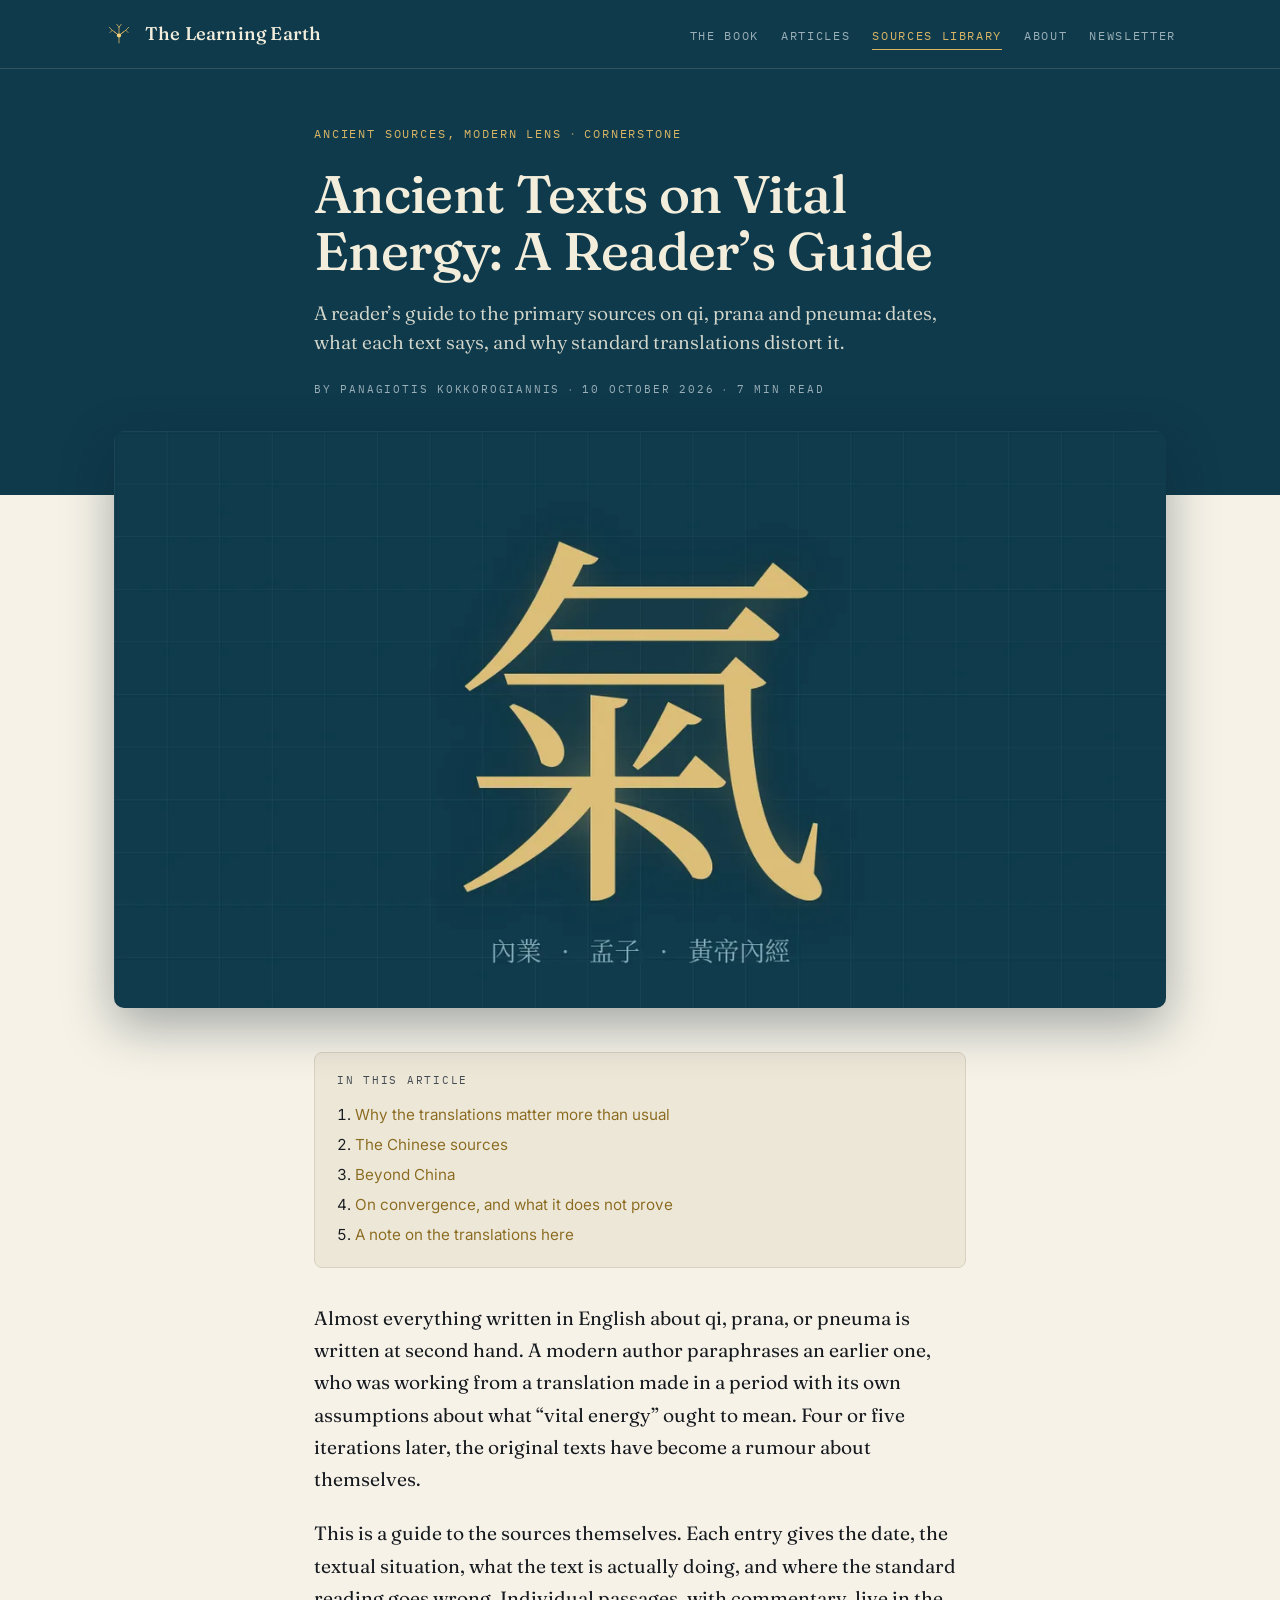
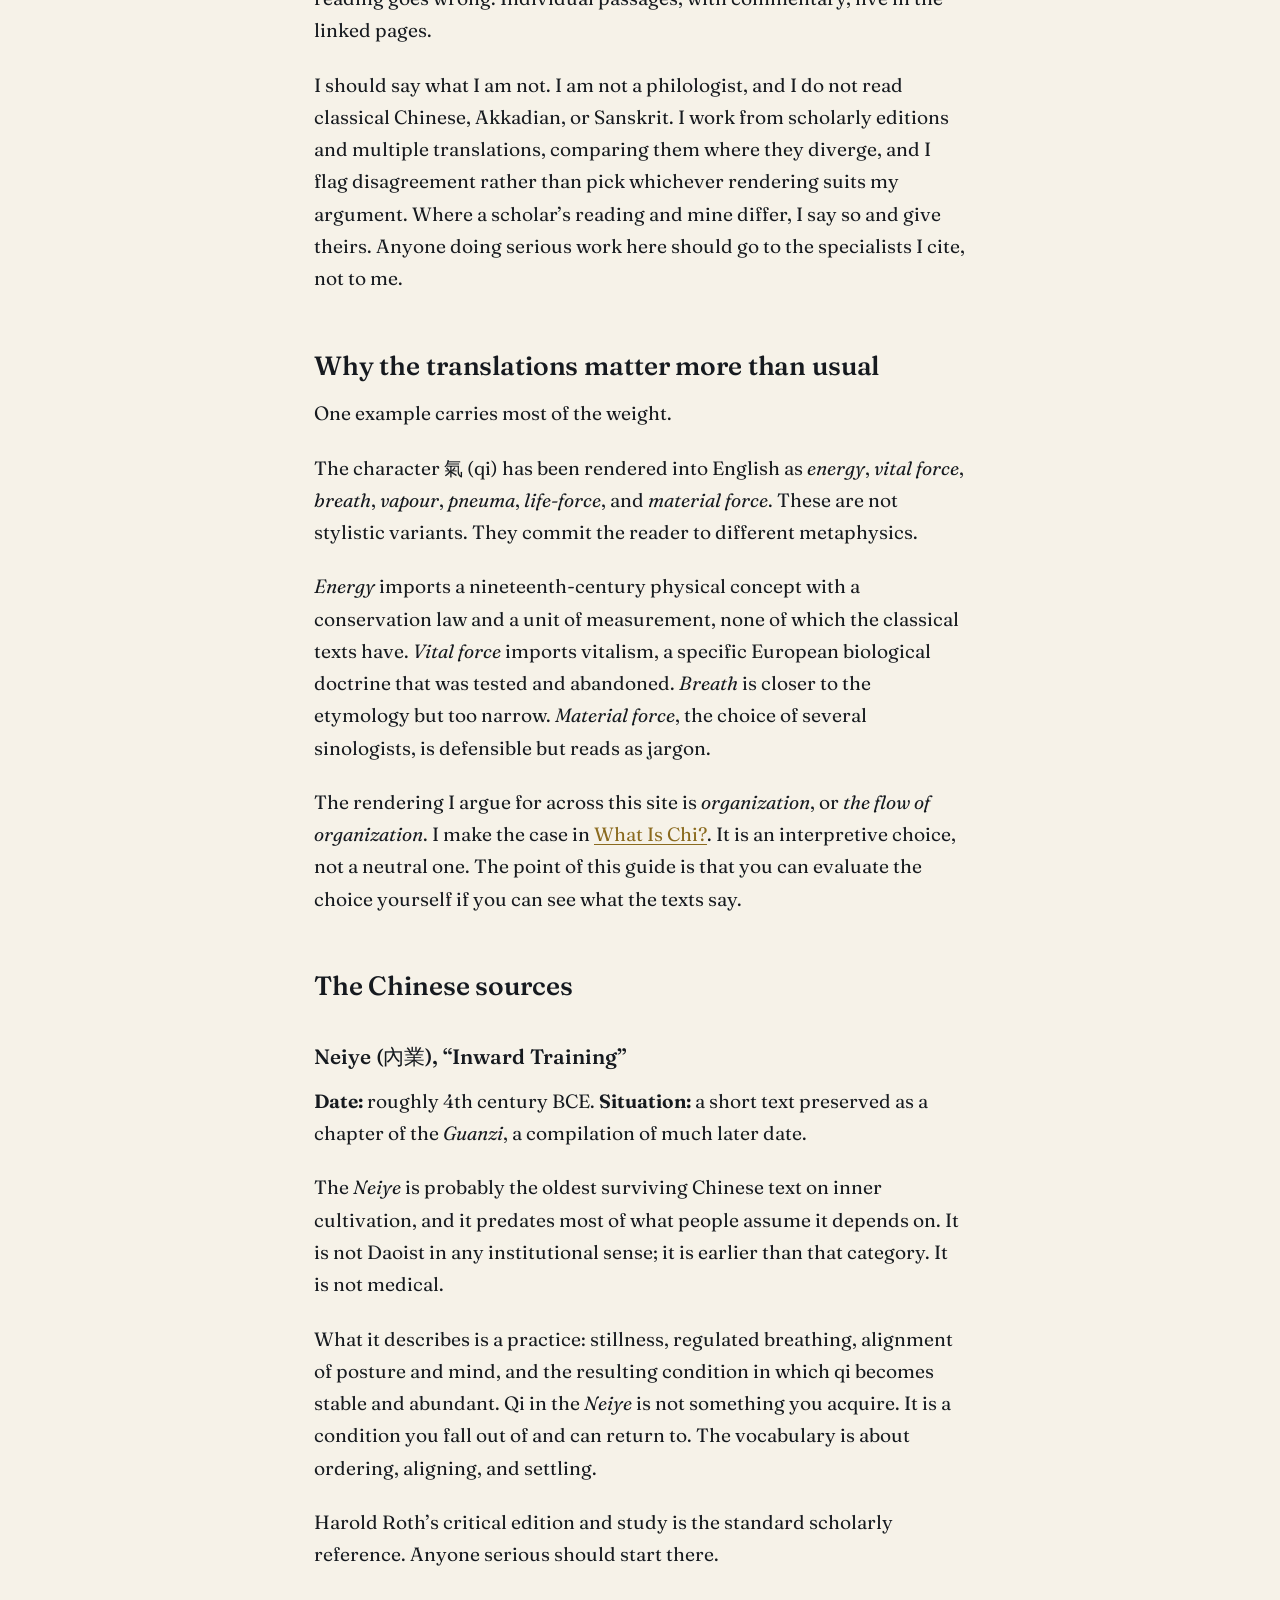
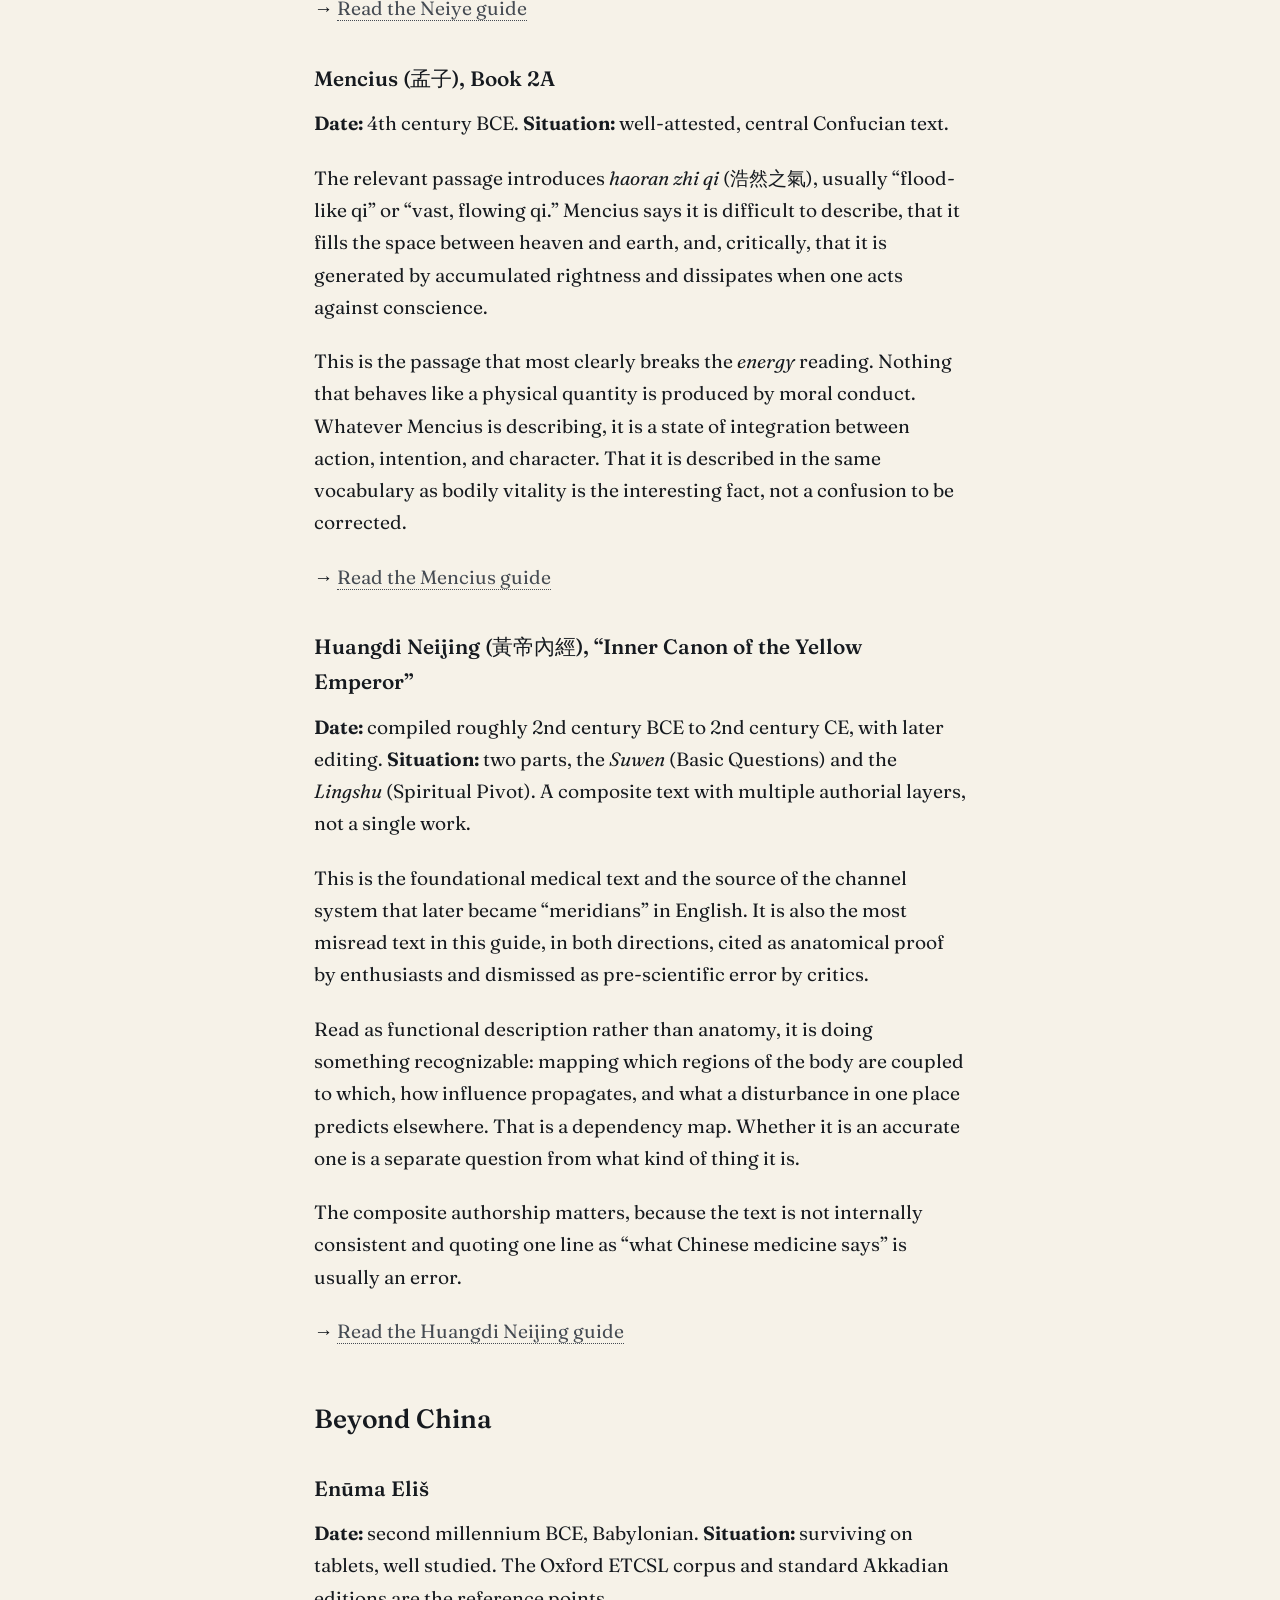
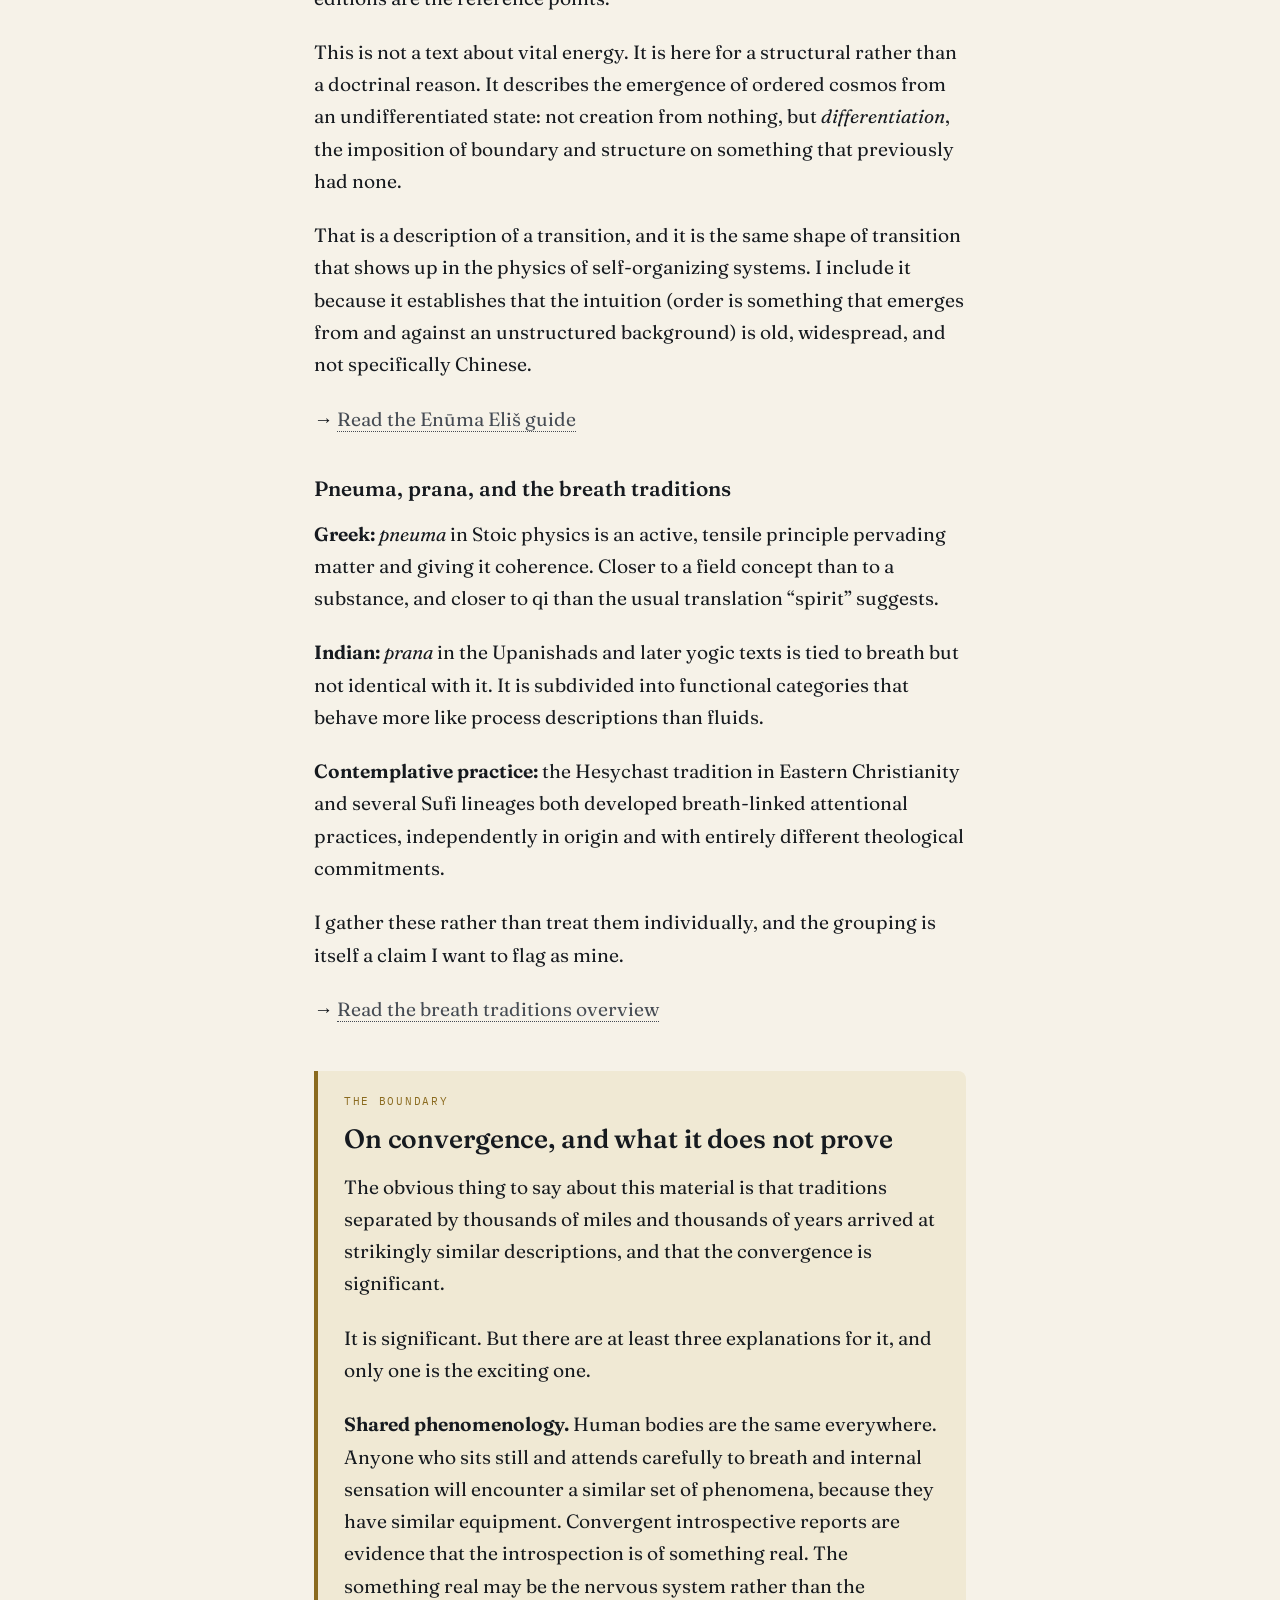
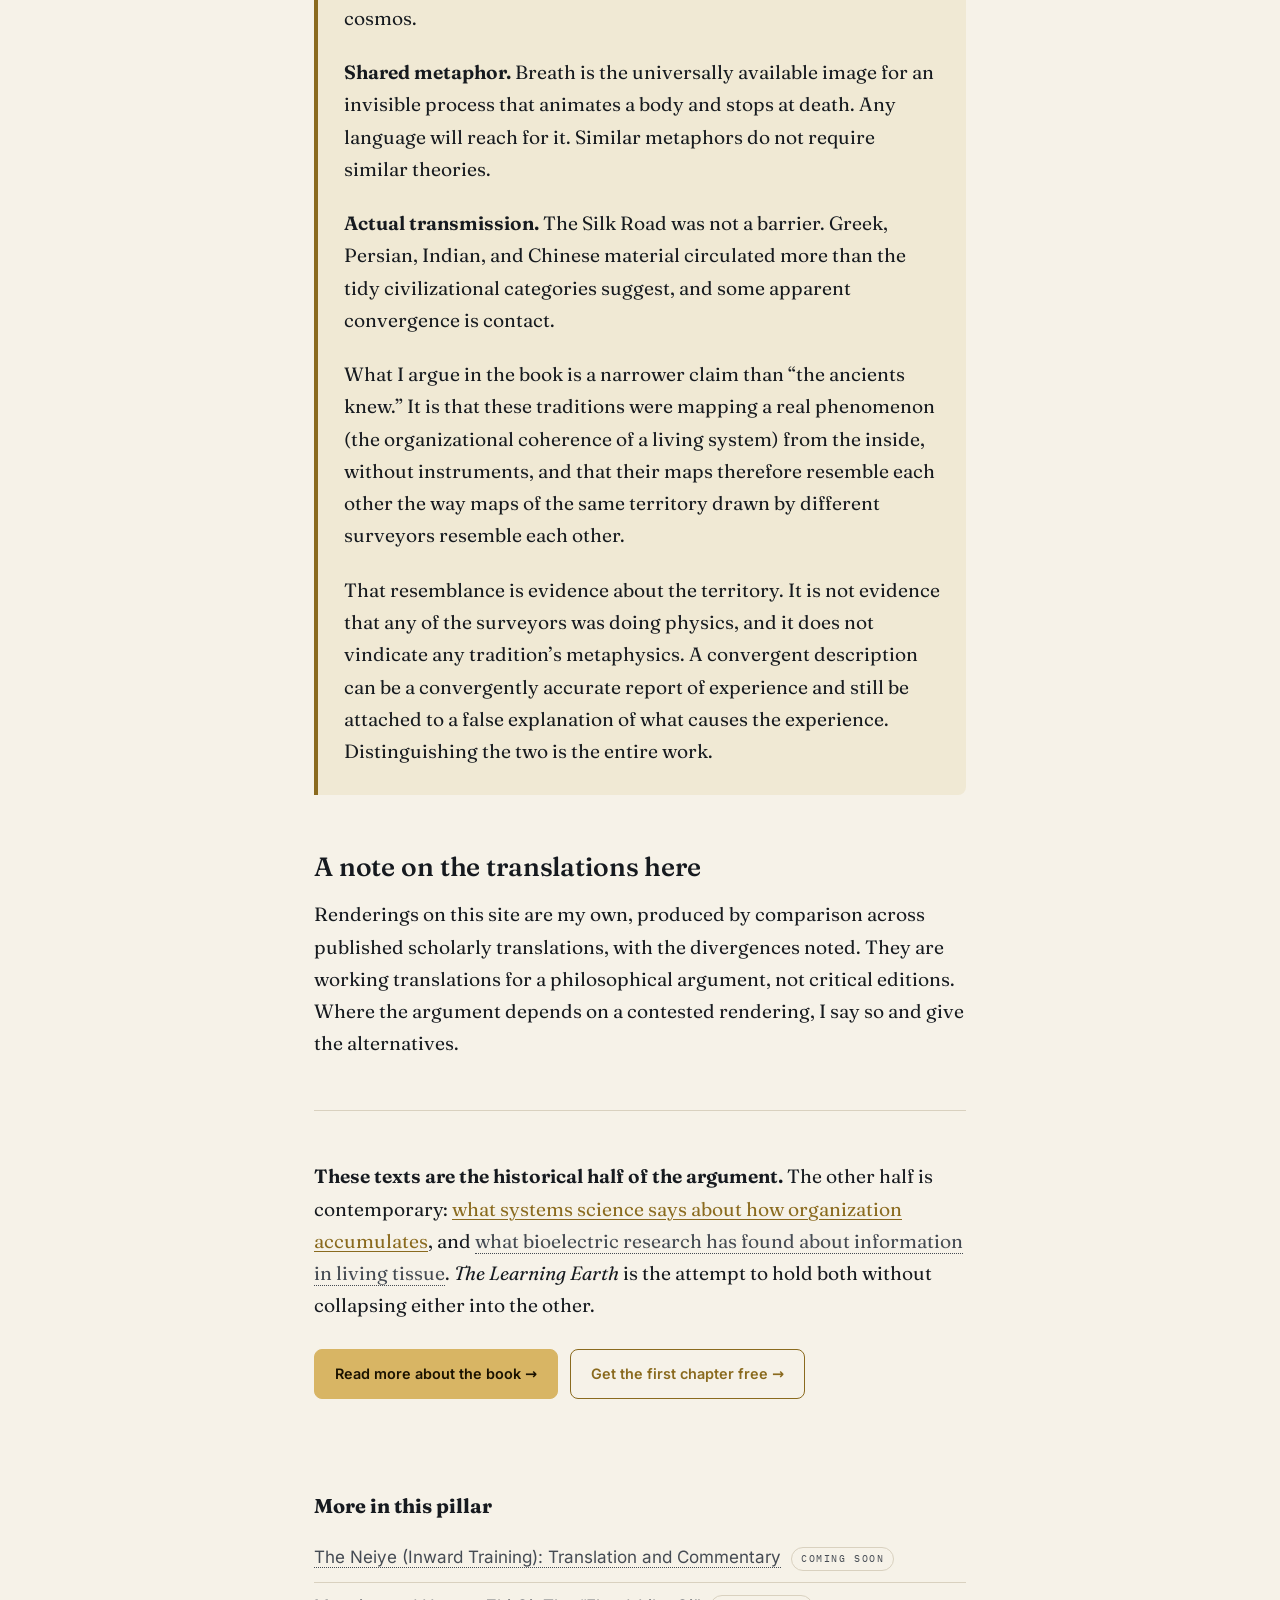
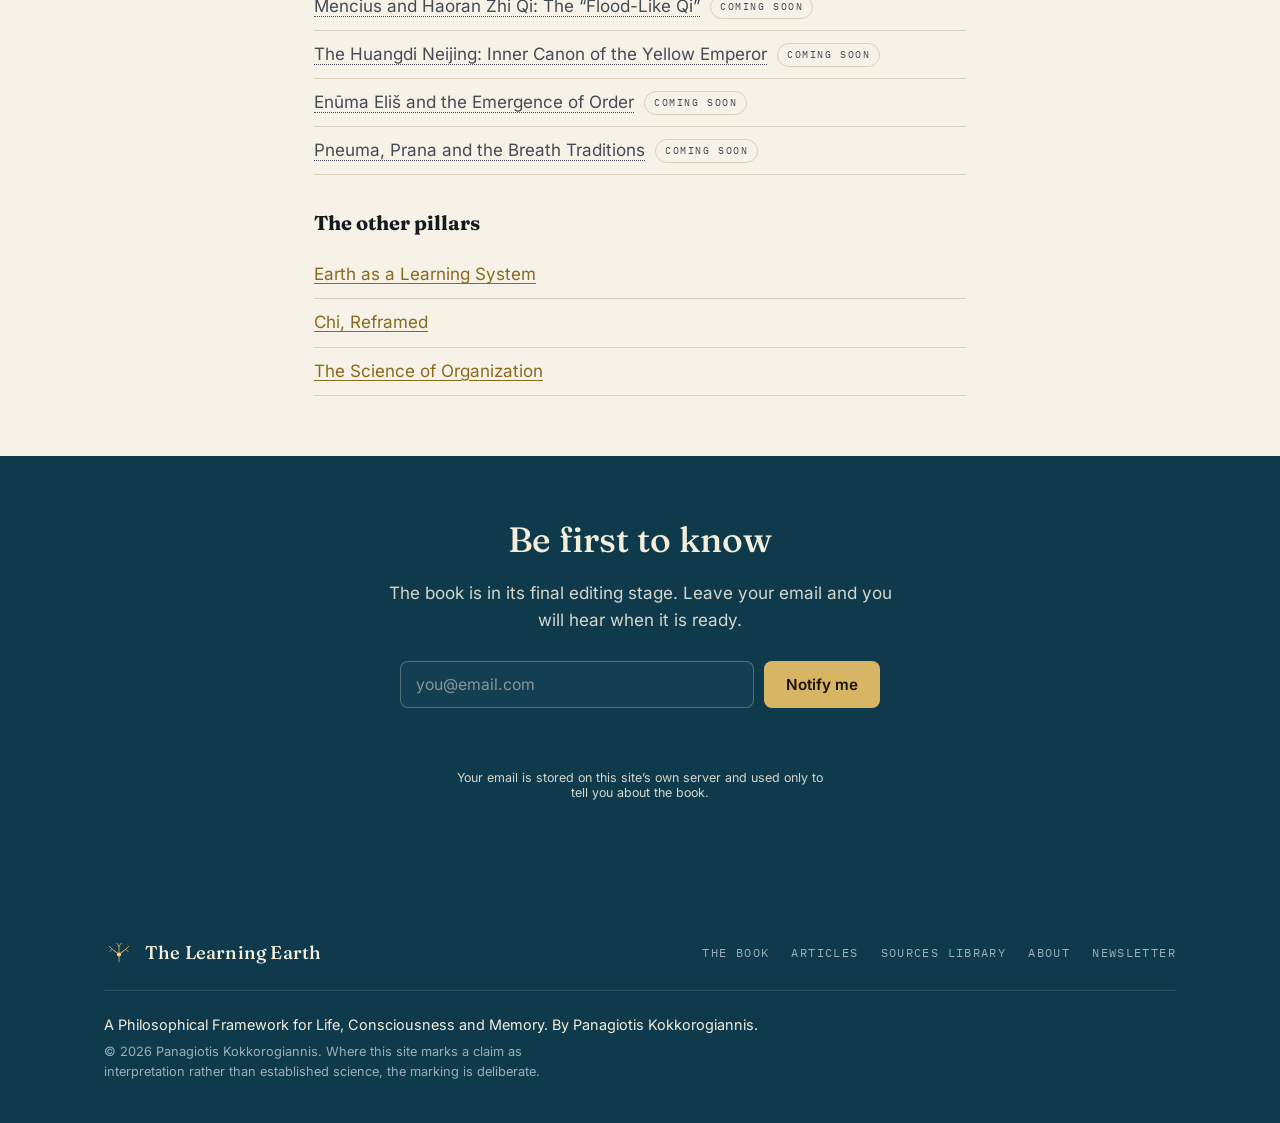
<file: sources/index.html>
<!DOCTYPE html>
<html lang="en">
<head>
<meta charset="utf-8">
<meta name="viewport" content="width=device-width, initial-scale=1">
<title>Ancient Texts on Vital Energy: A Reader’s Guide</title>
<meta name="description" content="A reader’s guide to the primary sources on qi, prana and pneuma: dates, what each text says, and why standard translations distort it.">
<meta name="robots" content="index, follow, max-image-preview:large">
<link rel="canonical" href="https://thelearningearth.com/sources/">
<link rel="icon" type="image/svg+xml" href="/favicon.svg">
<link rel="icon" type="image/png" sizes="32x32" href="/favicon-32.png">
<link rel="icon" href="/favicon.ico" sizes="any">
<link rel="apple-touch-icon" href="/apple-touch-icon.png">
<meta name="theme-color" content="#0F3A4C">
<meta property="og:type" content="article">
<meta property="og:site_name" content="The Learning Earth">
<meta property="og:title" content="Ancient Texts on Vital Energy: A Reader’s Guide">
<meta property="og:description" content="A reader’s guide to the primary sources on qi, prana and pneuma: dates, what each text says, and why standard translations distort it.">
<meta property="og:url" content="https://thelearningearth.com/sources/">
<meta property="og:image" content="https://thelearningearth.com/assets/og/sources.jpg">
<meta property="og:image:width" content="1200">
<meta property="og:image:height" content="630">
<meta name="twitter:card" content="summary_large_image">
<meta name="twitter:title" content="Ancient Texts on Vital Energy: A Reader’s Guide">
<meta name="twitter:description" content="A reader’s guide to the primary sources on qi, prana and pneuma: dates, what each text says, and why standard translations distort it.">
<meta name="twitter:image" content="https://thelearningearth.com/assets/og/sources.jpg">
<link rel="preload" href="/assets/fonts/fraunces-latin-wght-normal.woff2" as="font" type="font/woff2" crossorigin>
<link rel="preload" href="/assets/fonts/inter-latin-wght-normal.woff2" as="font" type="font/woff2" crossorigin>
<link rel="stylesheet" href="/assets/style.css">
<script type="application/ld+json">{"@context": "https://schema.org", "@type": "Article", "headline": "Ancient Texts on Vital Energy: A Reader’s Guide", "description": "A reader’s guide to the primary sources on qi, prana and pneuma: dates, what each text says, and why standard translations distort it.", "image": ["https://thelearningearth.com/assets/og/sources.jpg"], "author": {"@type": "Person", "name": "Panagiotis Kokkorogiannis"}, "publisher": {"@type": "Organization", "name": "The Learning Earth", "logo": {"@type": "ImageObject", "url": "https://thelearningearth.com/favicon-192.png"}}, "datePublished": "2026-10-10", "dateModified": "2026-10-10", "mainEntityOfPage": "https://thelearningearth.com/sources/", "wordCount": 1449}</script>
<script type="application/ld+json">{"@context": "https://schema.org", "@type": "BreadcrumbList", "itemListElement": [{"@type": "ListItem", "position": 1, "name": "Home", "item": "https://thelearningearth.com/"}, {"@type": "ListItem", "position": 2, "name": "Articles", "item": "https://thelearningearth.com/articles/"}, {"@type": "ListItem", "position": 3, "name": "Ancient Texts on Vital Energy: A Reader’s Guide", "item": "https://thelearningearth.com/sources/"}]}</script>
</head>
<body>
<a class="skip" href="#main">Skip to content</a>
<header class="site-header">
<div class="wrap bar">
<a class="brand" href="/" aria-label="The Learning Earth, home"><svg class="mark" viewBox="0 0 40 40" aria-hidden="true"><g stroke="#D8B564" stroke-width="1.2" stroke-linecap="round" fill="none" opacity=".9"><path d="M20 32 L20 22"/><path d="M20 22 L11 15"/><path d="M20 22 L29 15"/><path d="M20 22 L20 11"/><path d="M20 22 L14 17"/><path d="M20 22 L26 17"/><path d="M11 15 L7 11"/><path d="M11 15 L8 18"/><path d="M29 15 L33 11"/><path d="M29 15 L32 18"/><path d="M20 11 L17 7"/><path d="M20 11 L23 7"/></g><circle cx="20" cy="22" r="2.8" fill="#F5D37A"/></svg><span>The Learning Earth</span></a>
<nav aria-label="Main"><ul><li><a href="/book/">The Book</a></li><li><a href="/articles/">Articles</a></li><li><a href="/sources/" aria-current="page">Sources Library</a></li><li><a href="/about/">About</a></li><li><a href="/newsletter/">Newsletter</a></li></ul></nav>
</div>
</header>
<main id="main">
<article>
<header class="art-head">
<div class="wrap-narrow">
<p class="kicker"><span>Ancient Sources, Modern Lens</span><span class="dot">&middot;</span><span>Cornerstone</span></p>
<h1>Ancient Texts on Vital Energy: A Reader’s Guide</h1>
<p class="dek">A reader’s guide to the primary sources on qi, prana and pneuma: dates, what each text says, and why standard translations distort it.</p>
<p class="byline">By Panagiotis Kokkorogiannis<span class="dot">&middot;</span>10 October 2026<span class="dot">&middot;</span>7 min read</p>
</div>
</header>
<figure class="hero">
<img src="/assets/img/sources-qi.webp" width="1200" height="658" alt="The Chinese character qi (氣) in large type, with the titles Neiye, Mencius and Huangdi Neijing in Chinese beneath it." fetchpriority="high">
</figure>
<div class="prose wrap-narrow">
<nav class="toc" aria-label="In this article"><p class="toc-title">In this article</p><ol><li><a href="#why-the-translations-matter-more-than-usual">Why the translations matter more than usual</a></li><li><a href="#the-chinese-sources">The Chinese sources</a></li><li><a href="#beyond-china">Beyond China</a></li><li><a href="#on-convergence-and-what-it-does-not-prove">On convergence, and what it does not prove</a></li><li><a href="#a-note-on-the-translations-here">A note on the translations here</a></li></ol></nav>
<p>Almost everything written in English about qi, prana, or pneuma is written at second hand. A modern author paraphrases an earlier one, who was working from a translation made in a period with its own assumptions about what &ldquo;vital energy&rdquo; ought to mean. Four or five iterations later, the original texts have become a rumour about themselves.</p>
<p>This is a guide to the sources themselves. Each entry gives the date, the textual situation, what the text is actually doing, and where the standard reading goes wrong. Individual passages, with commentary, live in the linked pages.</p>
<p>I should say what I am not. I am not a philologist, and I do not read classical Chinese, Akkadian, or Sanskrit. I work from scholarly editions and multiple translations, comparing them where they diverge, and I flag disagreement rather than pick whichever rendering suits my argument. Where a scholar&rsquo;s reading and mine differ, I say so and give theirs. Anyone doing serious work here should go to the specialists I cite, not to me.</p>
<h2 id="why-the-translations-matter-more-than-usual">Why the translations matter more than usual</h2>
<p>One example carries most of the weight.</p>
<p>The character 氣 (qi) has been rendered into English as <em>energy</em>, <em>vital force</em>, <em>breath</em>, <em>vapour</em>, <em>pneuma</em>, <em>life-force</em>, and <em>material force</em>. These are not stylistic variants. They commit the reader to different metaphysics.</p>
<p><em>Energy</em> imports a nineteenth-century physical concept with a conservation law and a unit of measurement, none of which the classical texts have. <em>Vital force</em> imports vitalism, a specific European biological doctrine that was tested and abandoned. <em>Breath</em> is closer to the etymology but too narrow. <em>Material force</em>, the choice of several sinologists, is defensible but reads as jargon.</p>
<p>The rendering I argue for across this site is <em>organization</em>, or <em>the flow of organization</em>. I make the case in <a href="/chi/">What Is Chi?</a>. It is an interpretive choice, not a neutral one. The point of this guide is that you can evaluate the choice yourself if you can see what the texts say.</p>
<h2 id="the-chinese-sources">The Chinese sources</h2>
<h3 id="neiye-inward-training">Neiye (內業), &ldquo;Inward Training&rdquo;</h3>
<p><strong>Date:</strong> roughly 4th century BCE. <strong>Situation:</strong> a short text preserved as a chapter of the <em>Guanzi</em>, a compilation of much later date.</p>
<p>The <em>Neiye</em> is probably the oldest surviving Chinese text on inner cultivation, and it predates most of what people assume it depends on. It is not Daoist in any institutional sense; it is earlier than that category. It is not medical.</p>
<p>What it describes is a practice: stillness, regulated breathing, alignment of posture and mind, and the resulting condition in which qi becomes stable and abundant. Qi in the <em>Neiye</em> is not something you acquire. It is a condition you fall out of and can return to. The vocabulary is about ordering, aligning, and settling.</p>
<p>Harold Roth&rsquo;s critical edition and study is the standard scholarly reference. Anyone serious should start there.</p>
<p>→ <span class="soon" title="Coming soon">Read the Neiye guide</span></p>
<h3 id="mencius-book-2a">Mencius (孟子), Book 2A</h3>
<p><strong>Date:</strong> 4th century BCE. <strong>Situation:</strong> well-attested, central Confucian text.</p>
<p>The relevant passage introduces <em>haoran zhi qi</em> (浩然之氣), usually &ldquo;flood-like qi&rdquo; or &ldquo;vast, flowing qi.&rdquo; Mencius says it is difficult to describe, that it fills the space between heaven and earth, and, critically, that it is generated by accumulated rightness and dissipates when one acts against conscience.</p>
<p>This is the passage that most clearly breaks the <em>energy</em> reading. Nothing that behaves like a physical quantity is produced by moral conduct. Whatever Mencius is describing, it is a state of integration between action, intention, and character. That it is described in the same vocabulary as bodily vitality is the interesting fact, not a confusion to be corrected.</p>
<p>→ <span class="soon" title="Coming soon">Read the Mencius guide</span></p>
<h3 id="huangdi-neijing-inner-canon-of-the-yellow-emperor">Huangdi Neijing (黃帝內經), &ldquo;Inner Canon of the Yellow Emperor&rdquo;</h3>
<p><strong>Date:</strong> compiled roughly 2nd century BCE to 2nd century CE, with later editing. <strong>Situation:</strong> two parts, the <em>Suwen</em> (Basic Questions) and the <em>Lingshu</em> (Spiritual Pivot). A composite text with multiple authorial layers, not a single work.</p>
<p>This is the foundational medical text and the source of the channel system that later became &ldquo;meridians&rdquo; in English. It is also the most misread text in this guide, in both directions, cited as anatomical proof by enthusiasts and dismissed as pre-scientific error by critics.</p>
<p>Read as functional description rather than anatomy, it is doing something recognizable: mapping which regions of the body are coupled to which, how influence propagates, and what a disturbance in one place predicts elsewhere. That is a dependency map. Whether it is an accurate one is a separate question from what kind of thing it is.</p>
<p>The composite authorship matters, because the text is not internally consistent and quoting one line as &ldquo;what Chinese medicine says&rdquo; is usually an error.</p>
<p>→ <span class="soon" title="Coming soon">Read the Huangdi Neijing guide</span></p>
<h2 id="beyond-china">Beyond China</h2>
<h3 id="enuma-elis">Enūma Eliš</h3>
<p><strong>Date:</strong> second millennium BCE, Babylonian. <strong>Situation:</strong> surviving on tablets, well studied. The Oxford ETCSL corpus and standard Akkadian editions are the reference points.</p>
<p>This is not a text about vital energy. It is here for a structural rather than a doctrinal reason. It describes the emergence of ordered cosmos from an undifferentiated state: not creation from nothing, but <em>differentiation</em>, the imposition of boundary and structure on something that previously had none.</p>
<p>That is a description of a transition, and it is the same shape of transition that shows up in the physics of self-organizing systems. I include it because it establishes that the intuition (order is something that emerges from and against an unstructured background) is old, widespread, and not specifically Chinese.</p>
<p>→ <span class="soon" title="Coming soon">Read the Enūma Eliš guide</span></p>
<h3 id="pneuma-prana-and-the-breath-traditions">Pneuma, prana, and the breath traditions</h3>
<p><strong>Greek:</strong> <em>pneuma</em> in Stoic physics is an active, tensile principle pervading matter and giving it coherence. Closer to a field concept than to a substance, and closer to qi than the usual translation &ldquo;spirit&rdquo; suggests.</p>
<p><strong>Indian:</strong> <em>prana</em> in the Upanishads and later yogic texts is tied to breath but not identical with it. It is subdivided into functional categories that behave more like process descriptions than fluids.</p>
<p><strong>Contemplative practice:</strong> the Hesychast tradition in Eastern Christianity and several Sufi lineages both developed breath-linked attentional practices, independently in origin and with entirely different theological commitments.</p>
<p>I gather these rather than treat them individually, and the grouping is itself a claim I want to flag as mine.</p>
<p>→ <span class="soon" title="Coming soon">Read the breath traditions overview</span></p>
<aside class="boundary" aria-label="Epistemic boundary"><p class="boundary-label">The boundary</p><h2 id="on-convergence-and-what-it-does-not-prove">On convergence, and what it does not prove</h2>
<p>The obvious thing to say about this material is that traditions separated by thousands of miles and thousands of years arrived at strikingly similar descriptions, and that the convergence is significant.</p>
<p>It is significant. But there are at least three explanations for it, and only one is the exciting one.</p>
<p><strong>Shared phenomenology.</strong> Human bodies are the same everywhere. Anyone who sits still and attends carefully to breath and internal sensation will encounter a similar set of phenomena, because they have similar equipment. Convergent introspective reports are evidence that the introspection is of something real. The something real may be the nervous system rather than the cosmos.</p>
<p><strong>Shared metaphor.</strong> Breath is the universally available image for an invisible process that animates a body and stops at death. Any language will reach for it. Similar metaphors do not require similar theories.</p>
<p><strong>Actual transmission.</strong> The Silk Road was not a barrier. Greek, Persian, Indian, and Chinese material circulated more than the tidy civilizational categories suggest, and some apparent convergence is contact.</p>
<p>What I argue in the book is a narrower claim than &ldquo;the ancients knew.&rdquo; It is that these traditions were mapping a real phenomenon (the organizational coherence of a living system) from the inside, without instruments, and that their maps therefore resemble each other the way maps of the same territory drawn by different surveyors resemble each other.</p>
<p>That resemblance is evidence about the territory. It is not evidence that any of the surveyors was doing physics, and it does not vindicate any tradition&rsquo;s metaphysics. A convergent description can be a convergently accurate report of experience and still be attached to a false explanation of what causes the experience. Distinguishing the two is the entire work.</p>
</aside><h2 id="a-note-on-the-translations-here">A note on the translations here</h2>
<p>Renderings on this site are my own, produced by comparison across published scholarly translations, with the divergences noted. They are working translations for a philosophical argument, not critical editions. Where the argument depends on a contested rendering, I say so and give the alternatives.</p>
<hr />
<p><strong>These texts are the historical half of the argument.</strong> The other half is contemporary: <a href="/earth-as-a-learning-system/">what systems science says about how organization accumulates</a>, and <span class="soon" title="Coming soon">what bioelectric research has found about information in living tissue</span>. <em>The Learning Earth</em> is the attempt to hold both without collapsing either into the other.</p>
<div class="cta"><a class="btn" href="/book/">Read more about the book →</a><a class="btn btn-ghost" href="/newsletter/">Get the first chapter free →</a></div>
</div>
<section class="more wrap-narrow" aria-labelledby="more-h">
<h2 id="more-h">More in this pillar</h2><ul class="pillar-list"><li><span class="soon">The Neiye (Inward Training): Translation and Commentary</span><span class="tag">Coming soon</span></li><li><span class="soon">Mencius and Haoran Zhi Qi: The “Flood-Like Qi”</span><span class="tag">Coming soon</span></li><li><span class="soon">The Huangdi Neijing: Inner Canon of the Yellow Emperor</span><span class="tag">Coming soon</span></li><li><span class="soon">Enūma Eliš and the Emergence of Order</span><span class="tag">Coming soon</span></li><li><span class="soon">Pneuma, Prana and the Breath Traditions</span><span class="tag">Coming soon</span></li></ul>
<h2>The other pillars</h2><ul class="plain-list"><li><a href="/earth-as-a-learning-system/">Earth as a Learning System</a></li><li><a href="/chi/">Chi, Reframed</a></li><li><a href="/science/">The Science of Organization</a></li></ul>
</section>
<section class="signup-band" aria-labelledby="sb-h"><div class="wrap-narrow">
<h2 id="sb-h">Be first to know</h2>
<p>The book is in its final editing stage. Leave your email and you will hear when it is ready.</p>
<form class="notify" data-endpoint="/subscribe.php" novalidate>
<label class="sr-only" for="email-a">Email address</label>
<input type="email" id="email-a" name="email" placeholder="you@email.com" autocomplete="email" required>
<button type="submit">Notify me</button>
<p class="form-note" role="status" aria-live="polite"></p>
<p class="form-fine">Your email is stored on this site’s own server and used only to tell you about the book.</p>
</form>
</div></section>
</article>
</main>
<footer class="site-footer">
<div class="wrap">
<div class="foot-top"><a class="brand" href="/"><svg class="mark" viewBox="0 0 40 40" aria-hidden="true"><g stroke="#D8B564" stroke-width="1.2" stroke-linecap="round" fill="none" opacity=".9"><path d="M20 32 L20 22"/><path d="M20 22 L11 15"/><path d="M20 22 L29 15"/><path d="M20 22 L20 11"/><path d="M20 22 L14 17"/><path d="M20 22 L26 17"/><path d="M11 15 L7 11"/><path d="M11 15 L8 18"/><path d="M29 15 L33 11"/><path d="M29 15 L32 18"/><path d="M20 11 L17 7"/><path d="M20 11 L23 7"/></g><circle cx="20" cy="22" r="2.8" fill="#F5D37A"/></svg><span>The Learning Earth</span></a><nav aria-label="Footer"><a href="/book/">The Book</a><a href="/articles/">Articles</a><a href="/sources/">Sources Library</a><a href="/about/">About</a><a href="/newsletter/">Newsletter</a></nav></div>
<p class="foot-note">A Philosophical Framework for Life, Consciousness and Memory. By Panagiotis Kokkorogiannis.</p>
<p class="foot-legal">&copy; 2026 Panagiotis Kokkorogiannis. Where this site marks a claim as interpretation rather than established science, the marking is deliberate.</p>
</div>
</footer>
<script src="/assets/site.js" defer></script>
</body>
</html>
</file>
<file: assets/style.css>
/* The Learning Earth: site styles. Navy chrome, warm paper reading surface.
   Palette taken from the printed cover: deep teal-navy ground, warm gold accents. */

@font-face{font-family:"Fraunces";font-style:normal;font-weight:100 900;font-display:swap;src:url(/assets/fonts/fraunces-latin-wght-normal.woff2) format("woff2");unicode-range:U+0000-00FF,U+0131,U+0152-0153,U+02BB-02BC,U+02C6,U+02DA,U+02DC,U+0304,U+0308,U+0329,U+2000-206F,U+20AC,U+2122,U+2191,U+2193,U+2212,U+2215,U+FEFF,U+FFFD}
@font-face{font-family:"Fraunces";font-style:normal;font-weight:100 900;font-display:swap;src:url(/assets/fonts/fraunces-latin-ext-wght-normal.woff2) format("woff2");unicode-range:U+0100-02BA,U+02BD-02C5,U+02C7-02CC,U+02CE-02D7,U+02DD-02FF,U+0304,U+0308,U+0329,U+1D00-1DBF,U+1E00-1E9F,U+1EF2-1EFF,U+2020,U+20A0-20AB,U+20AD-20C0,U+2113,U+2C60-2C7F,U+A720-A7FF}
@font-face{font-family:"Fraunces";font-style:italic;font-weight:100 900;font-display:swap;src:url(/assets/fonts/fraunces-latin-wght-italic.woff2) format("woff2");unicode-range:U+0000-00FF,U+0131,U+0152-0153,U+02BB-02BC,U+02C6,U+02DA,U+02DC,U+0304,U+0308,U+0329,U+2000-206F,U+20AC,U+2122,U+2191,U+2193,U+2212,U+2215,U+FEFF,U+FFFD}
@font-face{font-family:"Fraunces";font-style:italic;font-weight:100 900;font-display:swap;src:url(/assets/fonts/fraunces-latin-ext-wght-italic.woff2) format("woff2");unicode-range:U+0100-02BA,U+02BD-02C5,U+02C7-02CC,U+02CE-02D7,U+02DD-02FF,U+0304,U+0308,U+0329,U+1D00-1DBF,U+1E00-1E9F,U+1EF2-1EFF,U+2020,U+20A0-20AB,U+20AD-20C0,U+2113,U+2C60-2C7F,U+A720-A7FF}
@font-face{font-family:"Inter";font-style:normal;font-weight:100 900;font-display:swap;src:url(/assets/fonts/inter-latin-wght-normal.woff2) format("woff2");unicode-range:U+0000-00FF,U+0131,U+0152-0153,U+02BB-02BC,U+02C6,U+02DA,U+02DC,U+0304,U+0308,U+0329,U+2000-206F,U+20AC,U+2122,U+2191,U+2193,U+2212,U+2215,U+FEFF,U+FFFD}
@font-face{font-family:"Inter";font-style:normal;font-weight:100 900;font-display:swap;src:url(/assets/fonts/inter-latin-ext-wght-normal.woff2) format("woff2");unicode-range:U+0100-02BA,U+02BD-02C5,U+02C7-02CC,U+02CE-02D7,U+02DD-02FF,U+0304,U+0308,U+0329,U+1D00-1DBF,U+1E00-1E9F,U+1EF2-1EFF,U+2020,U+20A0-20AB,U+20AD-20C0,U+2113,U+2C60-2C7F,U+A720-A7FF}
@font-face{font-family:"IBM Plex Mono";font-style:normal;font-weight:400;font-display:swap;src:url(/assets/fonts/ibm-plex-mono-latin-400-normal.woff2) format("woff2");unicode-range:U+0000-00FF,U+0131,U+0152-0153,U+02BB-02BC,U+02C6,U+02DA,U+02DC,U+0304,U+0308,U+0329,U+2000-206F,U+20AC,U+2122,U+2191,U+2193,U+2212,U+2215,U+FEFF,U+FFFD}
@font-face{font-family:"IBM Plex Mono";font-style:normal;font-weight:500;font-display:swap;src:url(/assets/fonts/ibm-plex-mono-latin-500-normal.woff2) format("woff2");unicode-range:U+0000-00FF,U+0131,U+0152-0153,U+02BB-02BC,U+02C6,U+02DA,U+02DC,U+0304,U+0308,U+0329,U+2000-206F,U+20AC,U+2122,U+2191,U+2193,U+2212,U+2215,U+FEFF,U+FFFD}

:root{
  --navy:#0F3A4C; --navy-2:#143F52; --navy-deep:#0A2A38; --navy-line:rgba(236,232,222,.14);
  --paper:#F6F2E8; --paper-2:#EDE7D8; --rule:#D9D1BF;
  --ink:#161A1F; --ink-2:#454B53;
  --on-navy:#F3EEDC; --on-navy-2:#9AAFB7;
  --gold:#D8B564; --gold-ink:#8A6A1E; --gold-bright:#F5D37A;
  --serif:"Fraunces",Georgia,"Noto Serif CJK SC","Songti SC","Source Han Serif SC",serif;
  --sans:"Inter",system-ui,-apple-system,"Segoe UI",Roboto,sans-serif;
  --mono:"IBM Plex Mono",ui-monospace,SFMono-Regular,Menlo,monospace;
}

*,*::before,*::after{box-sizing:border-box}
html{-webkit-text-size-adjust:100%;scroll-behavior:smooth}
body{margin:0;background:var(--paper);color:var(--ink);font-family:var(--serif);font-size:1.0625rem;line-height:1.6;-webkit-font-smoothing:antialiased;text-rendering:optimizeLegibility}
img{max-width:100%;height:auto;display:block}
a{color:var(--gold-ink);text-underline-offset:.18em;text-decoration-thickness:1px}
a:hover{color:var(--navy)}
:focus-visible{outline:2px solid var(--gold);outline-offset:3px;border-radius:2px}
::selection{background:rgba(216,181,100,.38)}
.sr-only{position:absolute;width:1px;height:1px;overflow:hidden;clip:rect(0 0 0 0);white-space:nowrap}
.skip{position:absolute;left:-999px;top:8px;background:var(--gold);color:#1a1200;padding:8px 14px;border-radius:6px;font-family:var(--sans);font-weight:600;z-index:10}
.skip:focus{left:8px}

.wrap{max-width:1120px;margin:0 auto;padding:0 24px}
.wrap-narrow{max-width:700px;margin:0 auto;padding:0 24px}

/* ---------- header / footer ---------- */
.site-header{background:var(--navy);border-bottom:1px solid var(--navy-line)}
.site-header .bar{display:flex;align-items:center;justify-content:space-between;gap:20px;min-height:68px;flex-wrap:wrap;padding-top:10px;padding-bottom:10px}
.brand{display:inline-flex;align-items:center;gap:11px;color:var(--on-navy);text-decoration:none;font-family:var(--serif);font-weight:500;font-size:1.15rem;letter-spacing:.01em}
.brand:hover{color:var(--gold)}
.mark{width:30px;height:30px;flex:none}
.site-header nav ul{list-style:none;margin:0;padding:0;display:flex;gap:6px 22px;flex-wrap:wrap}
.site-header nav a{font-family:var(--mono);font-size:.74rem;letter-spacing:.14em;text-transform:uppercase;color:var(--on-navy-2);text-decoration:none;padding:6px 0;border-bottom:1px solid transparent}
.site-header nav a:hover,.site-header nav a[aria-current]{color:var(--gold);border-bottom-color:var(--gold)}

.site-footer{background:var(--navy);color:var(--on-navy-2);padding:48px 0 40px;margin-top:0;font-family:var(--sans);font-size:.9rem}
.foot-top{display:flex;justify-content:space-between;align-items:center;gap:20px;flex-wrap:wrap;padding-bottom:22px;border-bottom:1px solid var(--navy-line)}
.site-footer nav{display:flex;gap:8px 22px;flex-wrap:wrap}
.site-footer nav a{color:var(--on-navy-2);text-decoration:none;font-family:var(--mono);font-size:.72rem;letter-spacing:.12em;text-transform:uppercase}
.site-footer nav a:hover{color:var(--gold)}
.foot-note{margin:22px 0 6px;color:var(--on-navy)}
.foot-legal{margin:0;font-size:.8rem;max-width:62ch}

/* ---------- shared bits ---------- */
.eyebrow,.kicker,.kicker-sm,.tag,.byline,.toc-title,.boundary-label{font-family:var(--mono);text-transform:uppercase;letter-spacing:.16em}
.eyebrow{font-size:.74rem;color:var(--gold);margin:0 0 18px}
.dot{margin:0 .6em;opacity:.55}
.btn{display:inline-block;background:var(--gold);color:#1a1200;font-family:var(--sans);font-weight:600;font-size:.95rem;text-decoration:none;padding:12px 20px;border-radius:8px;border:1px solid var(--gold);transition:background .15s}
.btn:hover{background:var(--gold-bright);color:#1a1200}
.btn-ghost{background:transparent;color:inherit;border-color:currentColor}
.btn-ghost:hover{background:rgba(216,181,100,.14);color:inherit}
.tag{display:inline-block;font-size:.62rem;color:var(--ink-2);border:1px solid var(--rule);border-radius:100px;padding:3px 9px;margin-left:10px;vertical-align:middle;white-space:nowrap}
.soon{color:var(--ink-2);border-bottom:1px dotted var(--ink-2);cursor:default}

/* ---------- article header ---------- */
.art-head,.page-head{background:var(--navy);color:var(--on-navy);padding:56px 0 96px}
.page-head{padding-bottom:56px}
.art-head .kicker{font-size:.72rem;color:var(--gold);margin:0 0 22px}
.art-head h1,.page-head h1{font-family:var(--serif);font-weight:500;font-size:clamp(2rem,5.4vw,3.3rem);line-height:1.08;letter-spacing:-.012em;margin:0 0 20px}
.dek{font-family:var(--serif);font-size:1.2rem;line-height:1.5;color:#D4D7CB;margin:0 0 24px;font-weight:350}
.byline{font-size:.7rem;color:var(--on-navy-2);margin:0}
figure.hero{max-width:1100px;margin:-64px auto 0;padding:0 24px;position:relative}
figure.hero img{border-radius:10px;box-shadow:0 18px 50px rgba(10,30,40,.35);width:100%;background:var(--navy)}
figure.hero figcaption{font-family:var(--sans);font-size:.82rem;color:var(--ink-2);margin:12px 4px 0}

/* ---------- prose ---------- */
.prose{padding-top:44px;padding-bottom:30px;font-size:1.2rem;line-height:1.68;font-weight:380}
.prose p,.prose ul,.prose ol{margin:0 0 1.15em}
.prose h2{font-family:var(--serif);font-weight:560;font-size:1.65rem;line-height:1.2;margin:2.1em 0 .6em;letter-spacing:-.005em}
.prose h3{font-family:var(--serif);font-weight:560;font-size:1.3rem;margin:1.8em 0 .5em}
.prose strong{font-weight:640}
.prose hr{border:0;border-top:1px solid var(--rule);margin:2.6em 0}
.prose .cta{display:flex;flex-wrap:wrap;gap:12px;margin:1.4em 0 .5em}
.prose .cta .btn{font-size:.9rem}
.prose .cta .btn-ghost{color:var(--gold-ink)}

.toc{background:var(--paper-2);border:1px solid var(--rule);border-radius:8px;padding:18px 22px 8px;margin:0 0 2.2em;font-family:var(--sans);font-size:.95rem}
.toc-title{font-size:.68rem;color:var(--ink-2);margin:0 0 10px}
.toc ol{margin:0 0 12px;padding-left:1.2em}
.toc li{margin:.3em 0}
.toc a{text-decoration:none}
.toc a:hover{text-decoration:underline}

/* the recurring epistemic-boundary component — warm paper, gold rule */
.boundary{background:#F0E9D4;border-left:4px solid var(--gold-ink);border-radius:0 8px 8px 0;padding:22px 26px 6px;margin:2.4em 0}
.boundary-label{font-size:.66rem;color:var(--gold-ink);margin:0 0 6px}
.boundary h2{margin-top:.3em}

/* ---------- more / signup ---------- */
.more{padding-top:20px;padding-bottom:30px;font-family:var(--sans)}
.more h2{font-family:var(--serif);font-size:1.25rem;margin:1.6em 0 .6em}
.pillar-list,.plain-list{list-style:none;margin:0;padding:0}
.pillar-list li,.plain-list li{padding:10px 0;border-bottom:1px solid var(--rule)}
.signup-band,.home-band{background:var(--navy);color:var(--on-navy);padding:56px 0 64px;margin-top:30px;text-align:center}
.signup-band h2,.home-band h2{font-family:var(--serif);font-weight:500;font-size:clamp(1.6rem,3.6vw,2.2rem);margin:0 0 12px}
.signup-band p,.home-band p{color:#D4D7CB;font-family:var(--sans);margin:0 auto 26px;max-width:46ch}

form.notify{display:flex;flex-wrap:wrap;gap:10px;justify-content:center;max-width:480px;margin:0 auto}
form.notify input[type=email]{flex:1 1 250px;background:var(--navy-2);border:1px solid rgba(236,232,222,.28);border-radius:8px;padding:13px 15px;font:400 .98rem var(--sans);color:var(--on-navy)}
form.notify input[type=email]::placeholder{color:#89969C}
form.notify input[type=email]:focus{border-color:var(--gold);outline:none}
form.notify button{background:var(--gold);color:#1a1200;border:0;border-radius:8px;padding:13px 22px;font:600 .95rem var(--sans);cursor:pointer}
form.notify button:hover{background:var(--gold-bright)}
form.notify button:disabled{opacity:.6;cursor:wait}
.form-note{flex-basis:100%;margin:6px 0 0;min-height:1.2em;font:400 .85rem var(--mono);color:var(--gold-bright)}
.form-fine{flex-basis:100%;margin:0;font:400 .78rem var(--sans);color:var(--on-navy-2)}
.prose form.notify{margin:1.2em 0 2em;justify-content:flex-start}
.prose .form-note{color:var(--gold-ink)}
.prose .form-fine{color:var(--ink-2)}
.prose form.notify input[type=email]{background:#fff;color:var(--ink);border-color:var(--rule)}
.newsletter{padding:44px 24px 80px}
.newsletter form.notify{background:var(--navy);padding:28px;border-radius:10px}

/* ---------- home ---------- */
.home-hero{background:var(--navy);color:var(--on-navy);padding:64px 0 72px;position:relative;overflow:hidden}
.home-hero::before{content:"";position:absolute;inset:0;background:radial-gradient(ellipse at 70% 50%, rgba(245,211,122,.08), transparent 55%);pointer-events:none}
.hero-grid{display:grid;grid-template-columns:1.1fr .9fr;gap:56px;align-items:center;position:relative}
.hero-copy h1{font-family:var(--serif);font-weight:500;font-size:clamp(2.6rem,7vw,5rem);line-height:1.02;letter-spacing:-.015em;margin:0 0 16px}
.hero-copy h1 em{color:var(--gold);font-weight:400;font-style:italic}
.hero-copy .subtitle{font-family:var(--sans);color:var(--on-navy-2);font-size:1.05rem;margin:0 0 26px;max-width:36ch}
.hero-copy .lead{font-size:1.2rem;line-height:1.55;color:#DADCCF;margin:0 0 30px;max-width:46ch;font-weight:350}
.actions{display:flex;flex-wrap:wrap;gap:12px;margin:0}
.actions .btn-ghost{color:var(--on-navy)}
.hero-fig{margin:0;perspective:1200px}
.hero-fig img{border-radius:4px;box-shadow:0 30px 60px rgba(0,0,0,.5), 0 10px 20px rgba(0,0,0,.3);max-height:580px;width:auto;margin:0 auto;object-fit:contain;transform:rotateY(-4deg) rotateX(1deg)}
.home-section{padding:72px 0 56px}
.kicker-sm{font-size:.7rem;color:var(--gold-ink);margin:0 0 10px}
.home-section h2{font-family:var(--serif);font-weight:500;font-size:clamp(1.7rem,3.6vw,2.4rem);margin:0 0 34px;letter-spacing:-.01em}
.cards{display:grid;grid-template-columns:repeat(2,1fr);gap:26px}
.card{background:#fff;border:1px solid var(--rule);border-radius:12px;overflow:hidden;display:flex;flex-direction:column}
.card-img{aspect-ratio:16/8.8;overflow:hidden;background:var(--navy)}
.card-img img{width:100%;height:100%;object-fit:cover}
.card-body{padding:20px 22px 24px;font-family:var(--sans);display:flex;flex-direction:column;gap:6px;flex:1}
.card h3{font-family:var(--serif);font-weight:560;font-size:1.28rem;line-height:1.2;margin:0}
.card p{margin:0;color:var(--ink-2);font-size:.95rem;line-height:1.55}
.card .kicker-sm{margin:0 0 4px}
.card-link{margin-top:auto;padding-top:12px;font-weight:600;text-decoration:none;color:var(--gold-ink)}
.card-link:hover{color:var(--navy)}
.card .tag{margin:12px 0 0;align-self:flex-start}

/* ---------- inner pages ---------- */
.page-head .eyebrow{margin-bottom:14px}
.book-toc{list-style:none;padding:0;margin:0;font-family:var(--sans);font-size:1rem}
.book-toc li{display:grid;grid-template-columns:110px 1fr;gap:14px;padding:11px 0;border-bottom:1px solid var(--rule)}
.toc-l{font-family:var(--mono);font-size:.7rem;letter-spacing:.14em;text-transform:uppercase;color:var(--ink-2);padding-top:.25em}
.pillars{padding-top:40px;padding-bottom:70px}
.pillar-block{padding:26px 0 8px;border-bottom:1px solid var(--rule);font-family:var(--sans)}
.pillar-block h2{font-family:var(--serif);font-weight:560;font-size:1.5rem;margin:0 0 8px;line-height:1.2}
.pillar-block>p{color:var(--ink-2);margin:0 0 14px}
.pillar-block .pillar-list li{font-size:.98rem}

@media (max-width:860px){
  .hero-grid{grid-template-columns:1fr;gap:36px}
  .hero-fig img{margin:0 auto;max-height:460px;transform:none}
  .cards{grid-template-columns:1fr}
}
@media (max-width:560px){
  body{font-size:1rem}
  .prose{font-size:1.1rem}
  .art-head{padding:40px 0 84px}
  figure.hero{margin-top:-52px;padding:0 14px}
  .boundary{padding:18px 18px 4px;margin-left:-8px;margin-right:-8px}
  .book-toc li{grid-template-columns:84px 1fr}
}
@media (prefers-reduced-motion:reduce){html{scroll-behavior:auto}*{transition:none!important}}
@media print{.site-header,.site-footer,.signup-band,.toc,.cta{display:none}body{background:#fff}}
</file>
